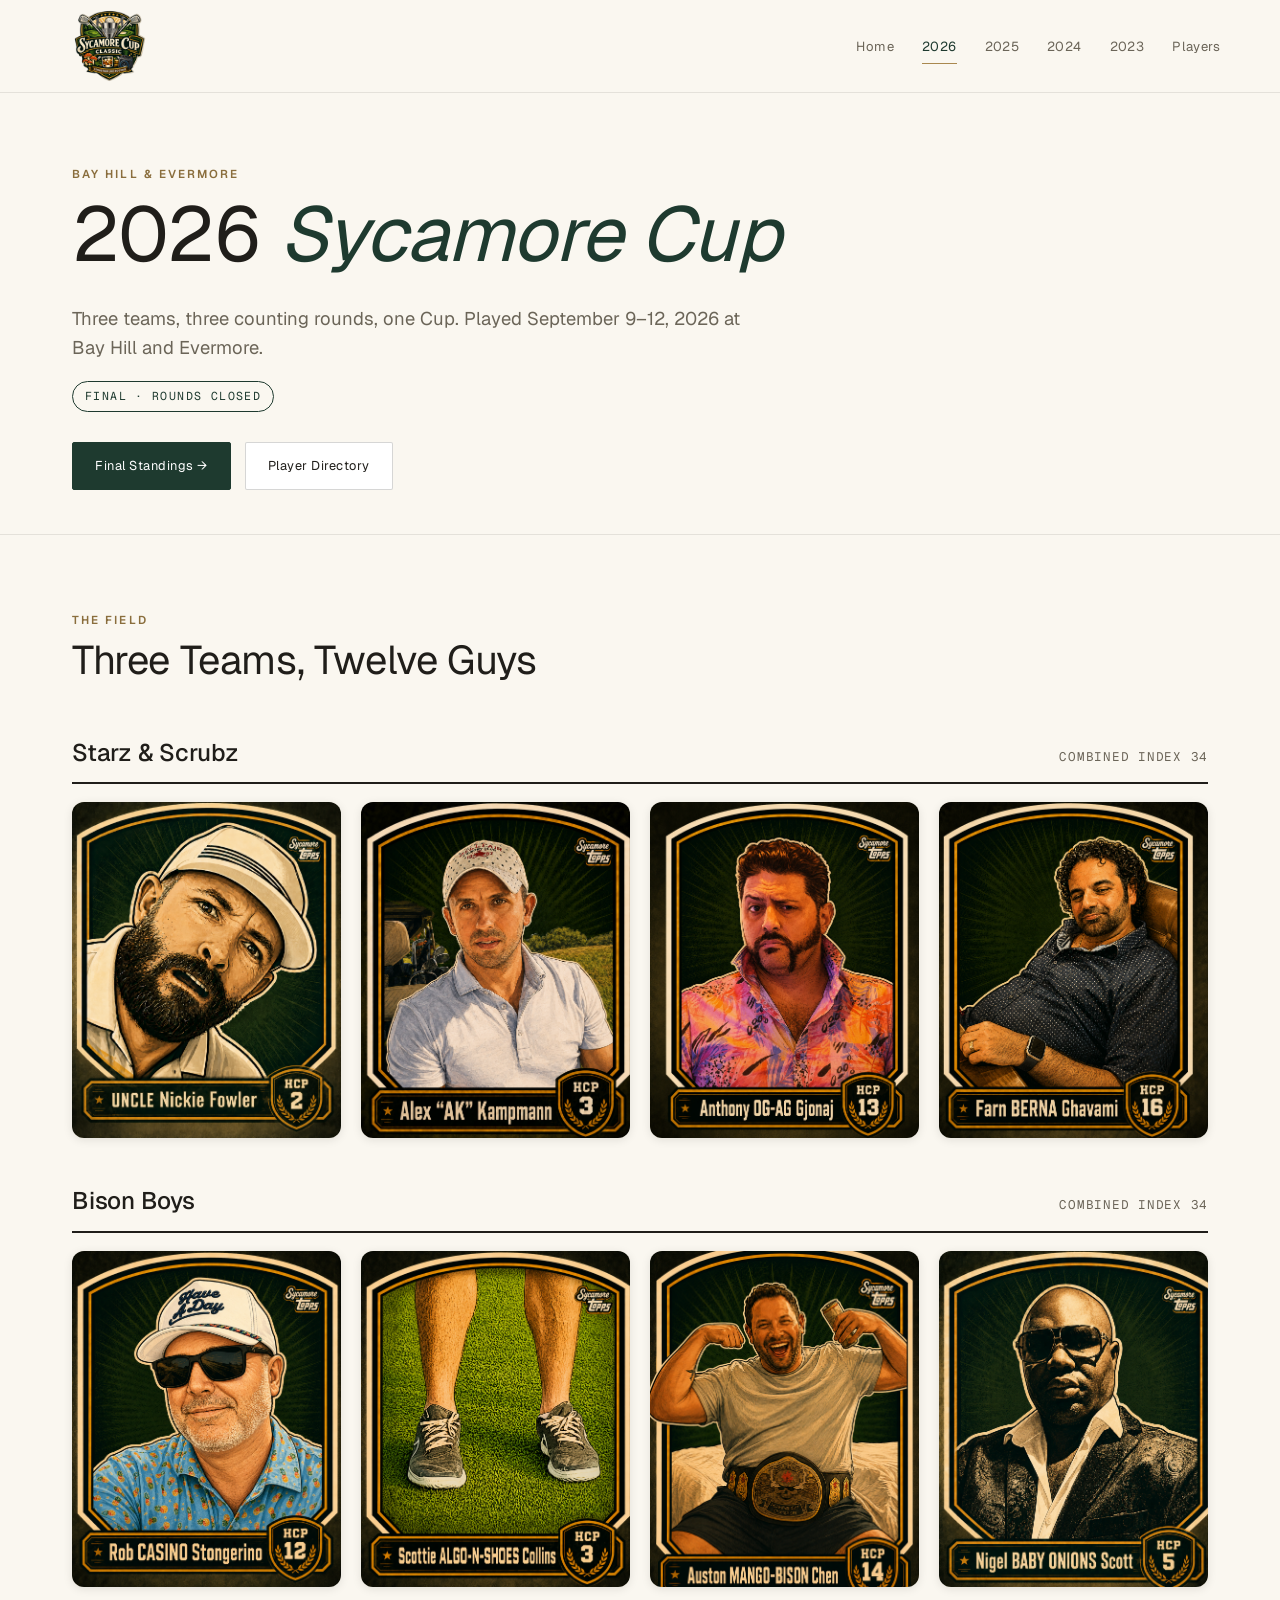
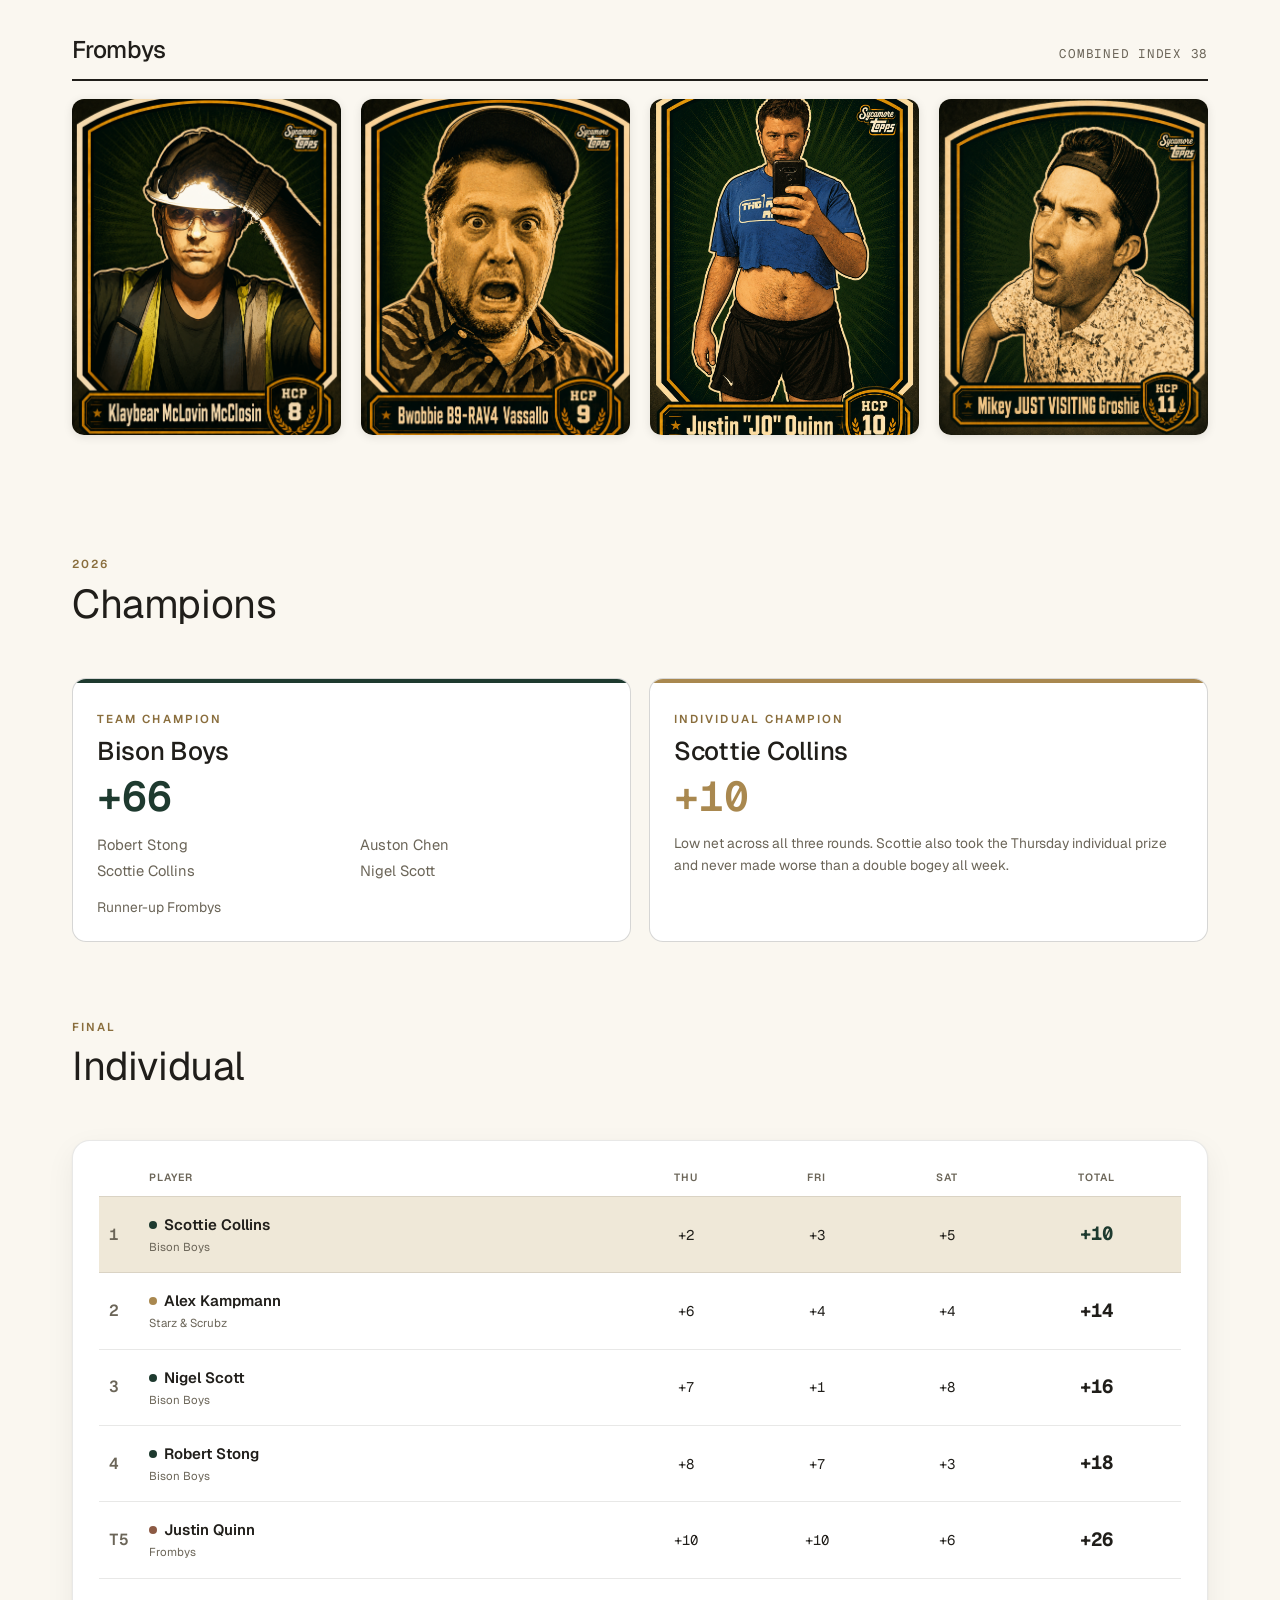
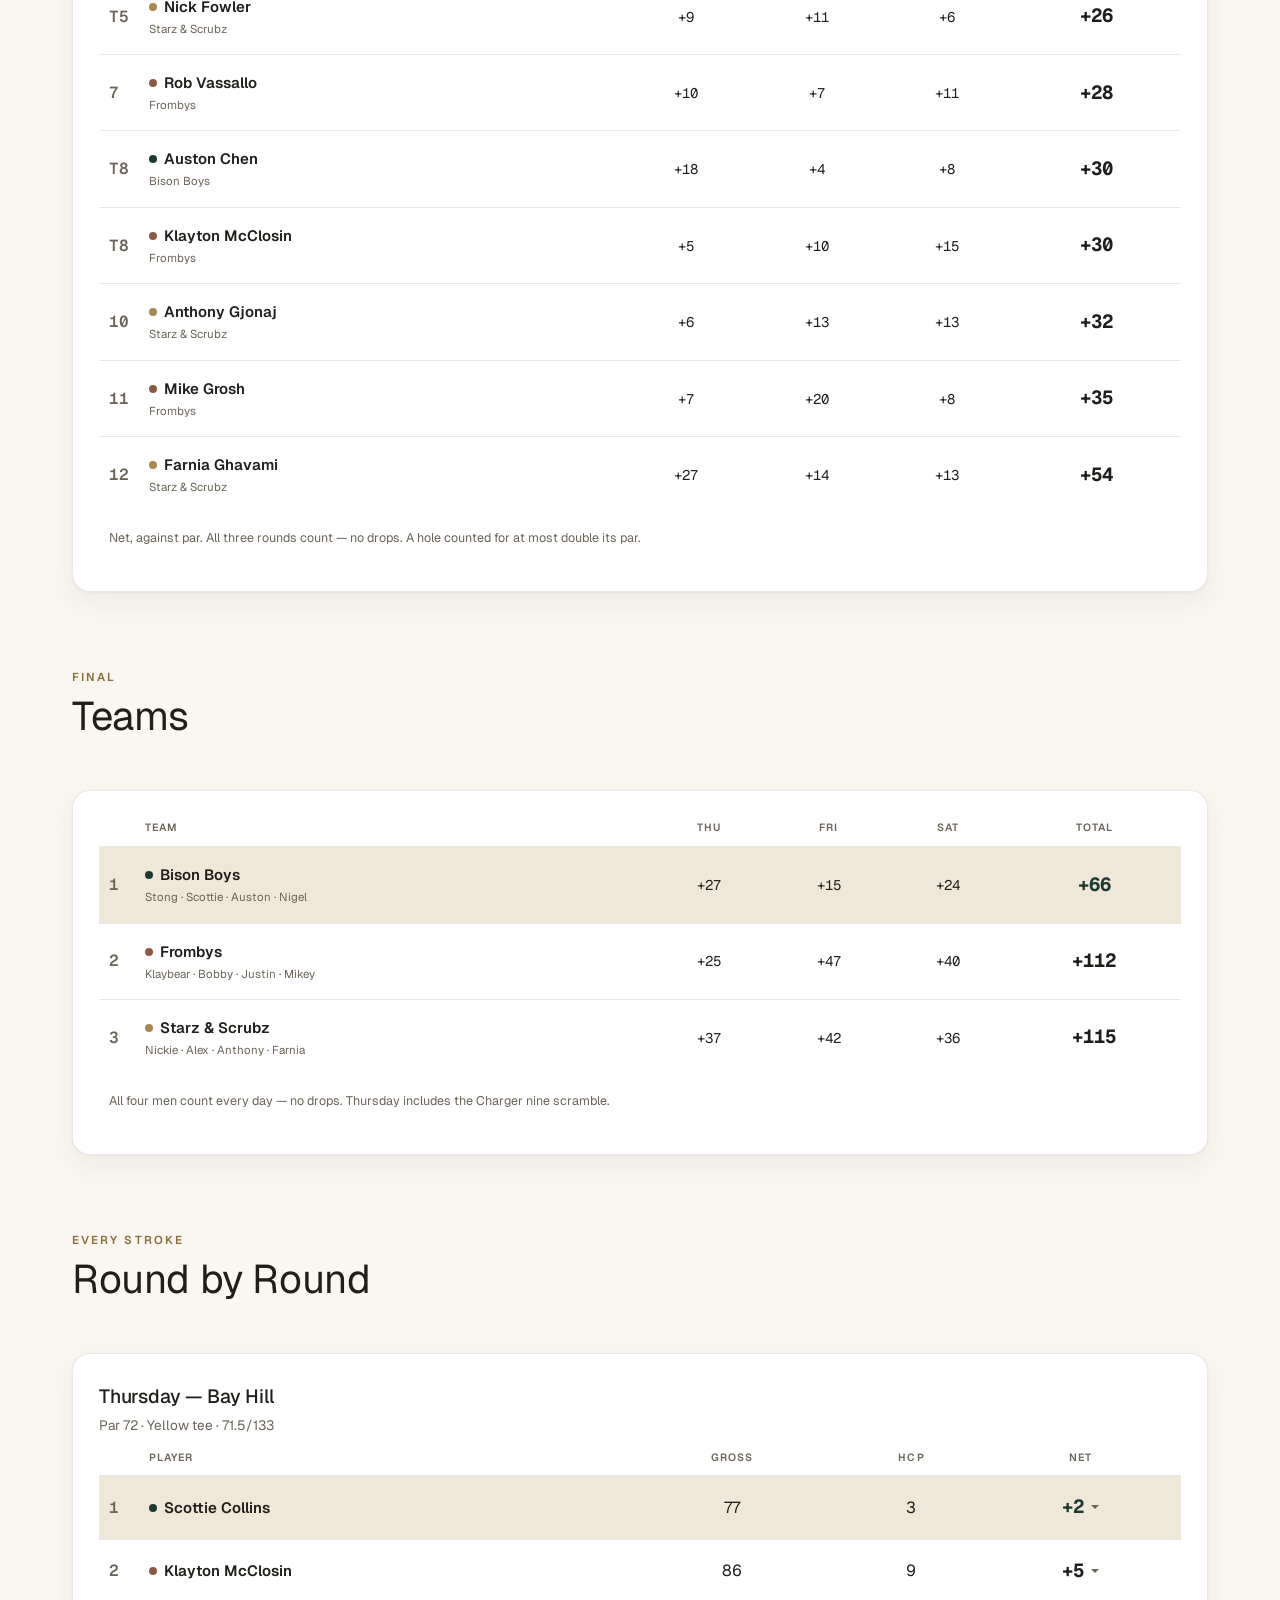
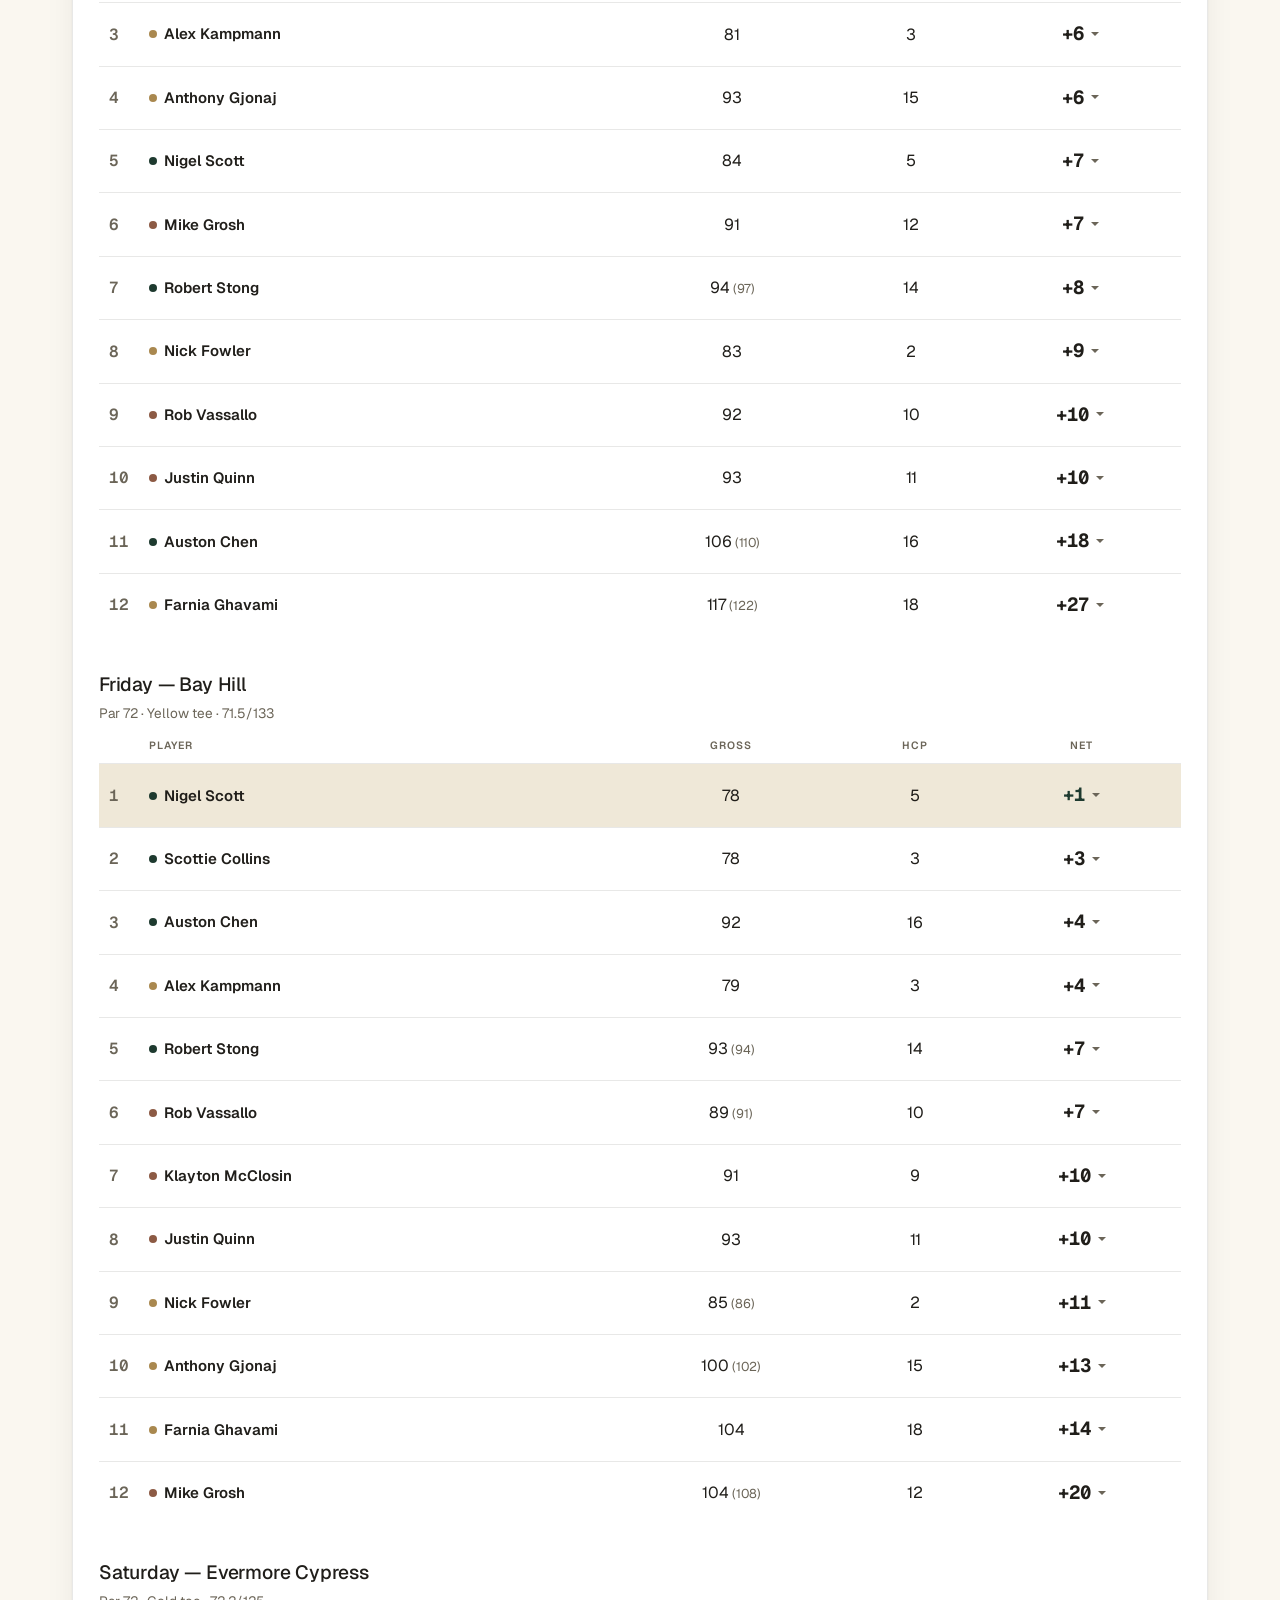
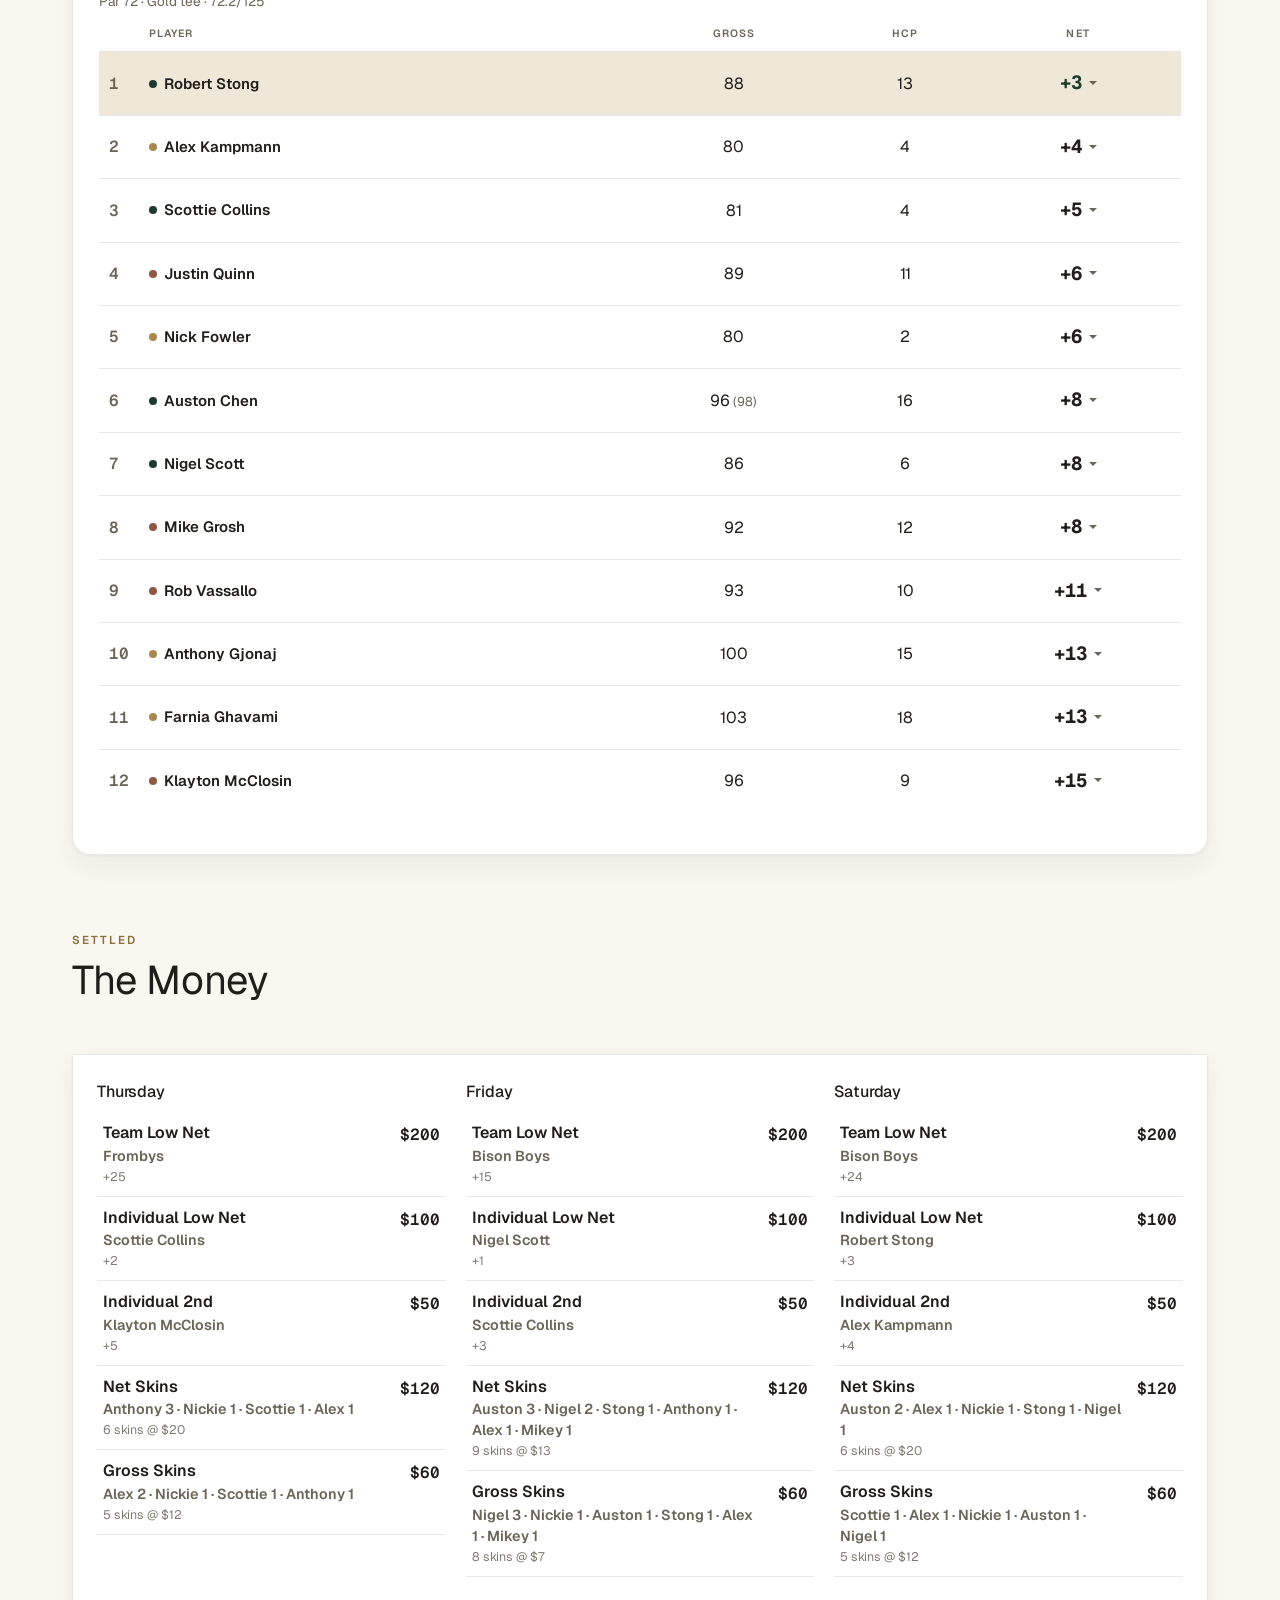
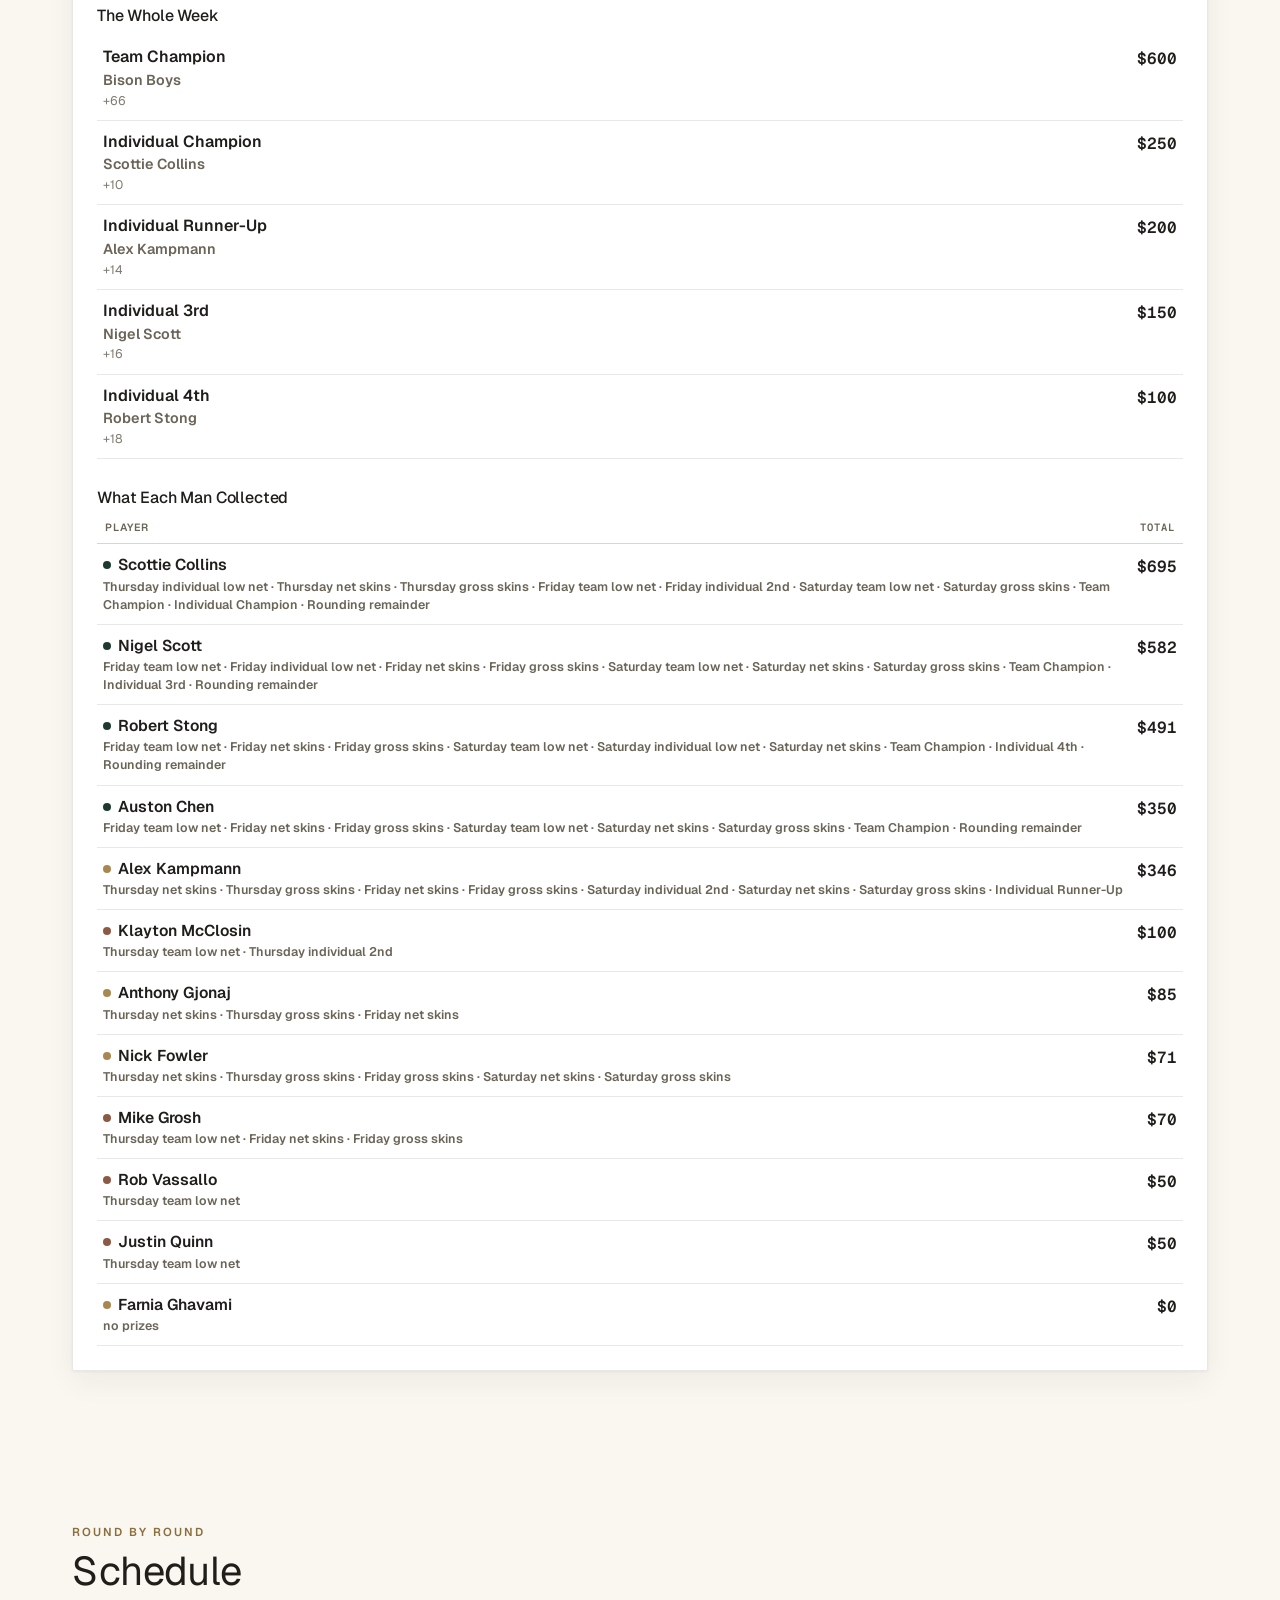
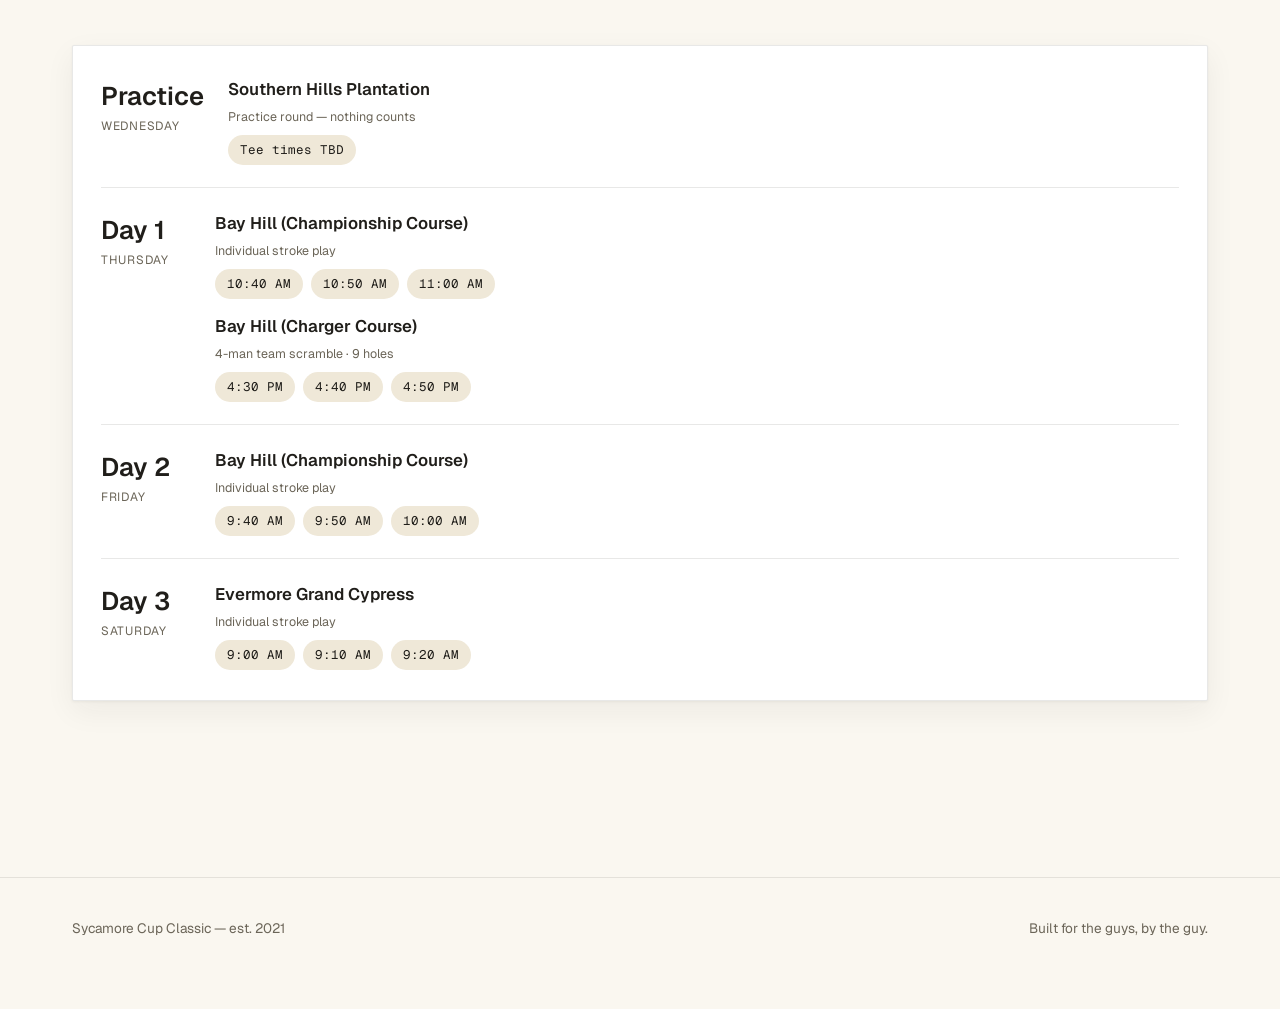
<file: leaderboard.html>
<!DOCTYPE html>
<html lang="en">
<head>
<meta charset="UTF-8">
<meta name="robots" content="noindex, nofollow">
<title>Live Leaderboard &mdash; Sycamore Cup Classic</title>
<script>
  // The 2026 page carries the live leaderboard now — this old standalone board
  // was replaced by it. Anything still pointing here lands on the real one.
  location.replace('years/2026.html#leaderboard');
</script>
</head>
<body><p>Taking you to the live leaderboard&hellip;</p></body>
</html>
</file>
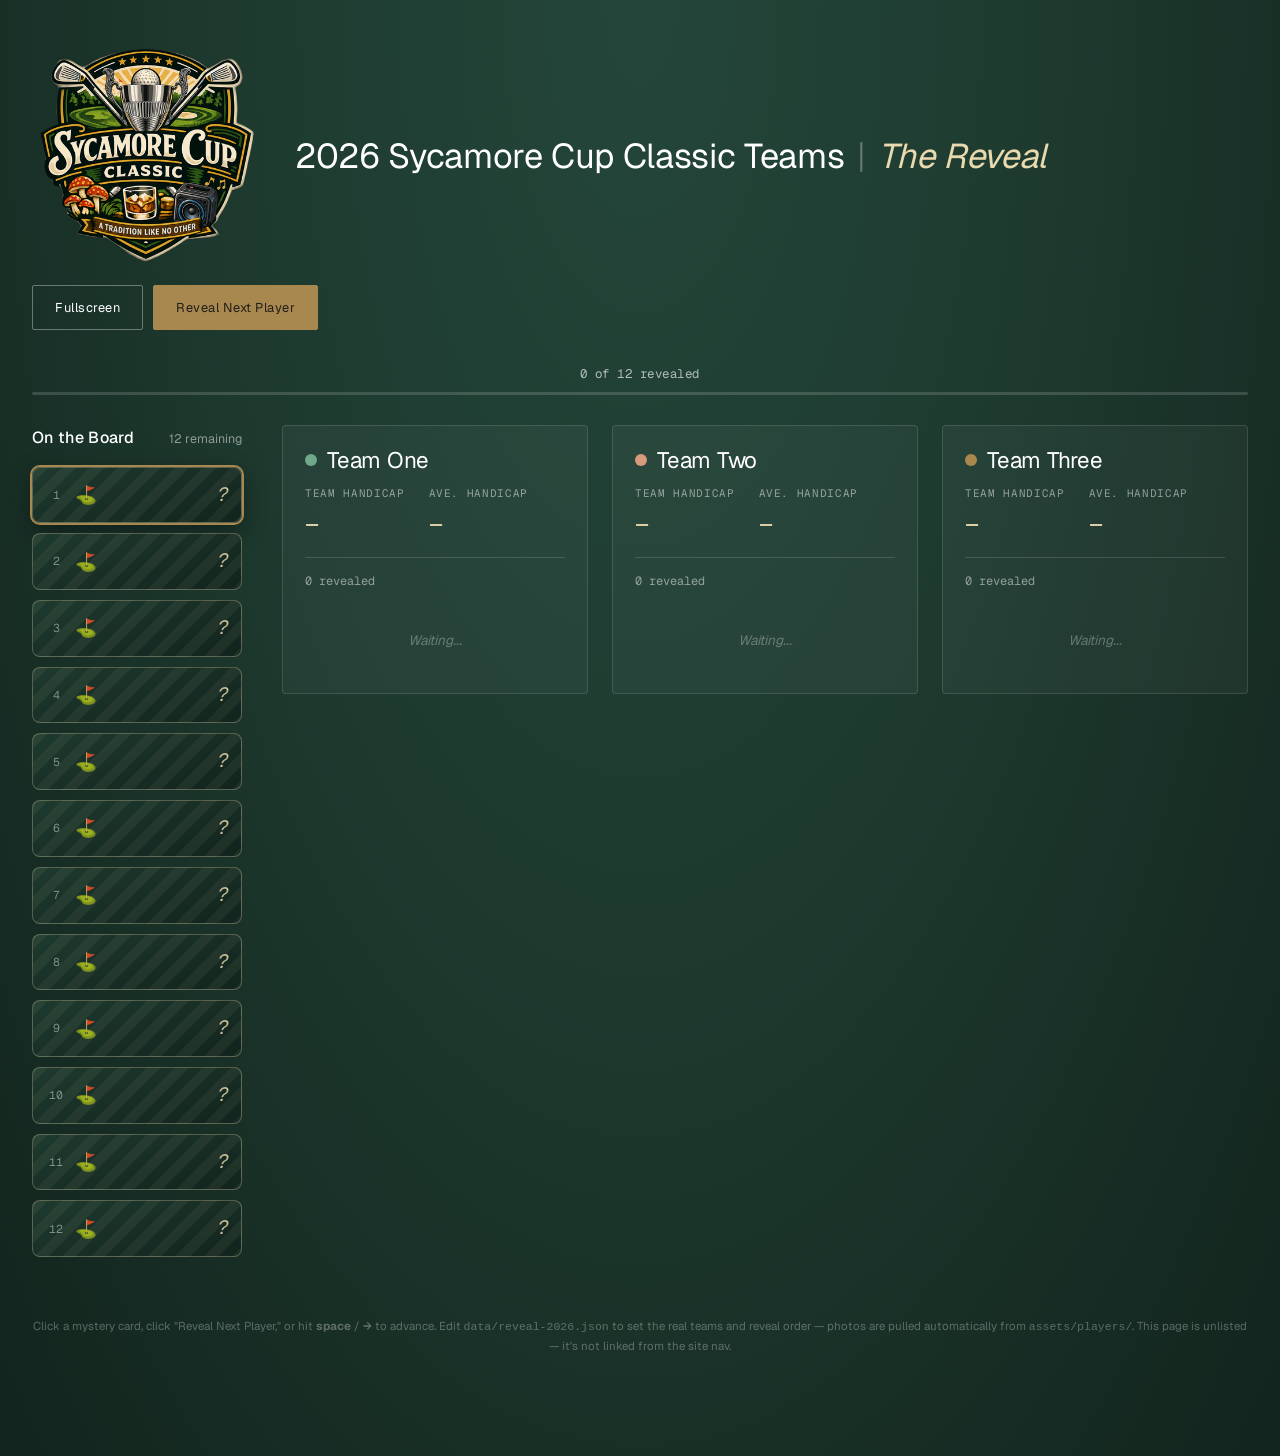
<file: reveal-2026.html>
<!DOCTYPE html>
<html lang="en">
<head>
<meta charset="UTF-8">
<meta name="viewport" content="width=device-width, initial-scale=1.0">
<title>2026 Team Reveal — Sycamore Cup Classic</title>
<meta name="robots" content="noindex, nofollow">
<link rel="preconnect" href="https://fonts.googleapis.com">
<link rel="preconnect" href="https://fonts.gstatic.com" crossorigin>
<link href="https://fonts.googleapis.com/css2?family=Geist:wght@300..700&display=swap" rel="stylesheet">
<link href="https://fonts.googleapis.com/css2?family=Geist+Mono:wght@400..600&display=swap" rel="stylesheet">
<link rel="stylesheet" href="css/style.css">
<link rel="stylesheet" href="css/reveal.css">
</head>
<body class="reveal-body">

<div class="reveal-stage">

  <div class="reveal-topbar">
    <div class="brandmark">
      <img src="assets/logos/sycamore-cup-logo.png" alt="Sycamore Cup Classic">
      <h1 id="event-title">2026 Sycamore Cup Classic Teams <span class="pipe">|</span> <em>The Reveal</em></h1>
    </div>
    <div class="reveal-controls">
      <button class="btn" id="fullscreen-btn" type="button">Fullscreen</button>
      <button class="btn btn-primary" id="reveal-btn" type="button">Reveal Next Player</button>
    </div>
  </div>

  <div class="reveal-progress">
    <span id="progress-label">0 of 0 revealed</span>
    <div class="reveal-progress-bar"><div class="reveal-progress-bar-fill" id="progress-fill" style="width:0%;"></div></div>
  </div>

  <div class="reveal-main">
    <aside class="reveal-pool-col">
      <div class="reveal-pool-head">
        <h3>On the Board</h3>
        <span class="muted" style="color:rgba(255,255,255,0.5); font-size:0.78rem;" id="pool-count"></span>
      </div>
      <div class="reveal-pool" id="reveal-pool"></div>
    </aside>

    <div class="reveal-teams" id="reveal-teams">
      <!-- team sections rendered by JS, stacked top to bottom -->
    </div>
  </div>

  <div class="reveal-complete" id="reveal-complete">
    <h2>🏆 The 2026 teams are set.</h2>
    <p>Good luck out there.</p>
  </div>

  <p class="reveal-footer-note">
    Click a mystery card, click "Reveal Next Player," or hit <strong>space</strong> / <strong>→</strong> to advance.
    Edit <code>data/reveal-2026.json</code> to set the real teams and reveal order — photos are pulled automatically from <code>assets/players/</code>. This page is unlisted — it's not linked from the site nav.
  </p>

</div>

<script src="js/reveal-2026.js"></script>
</body>
</html>
</file>
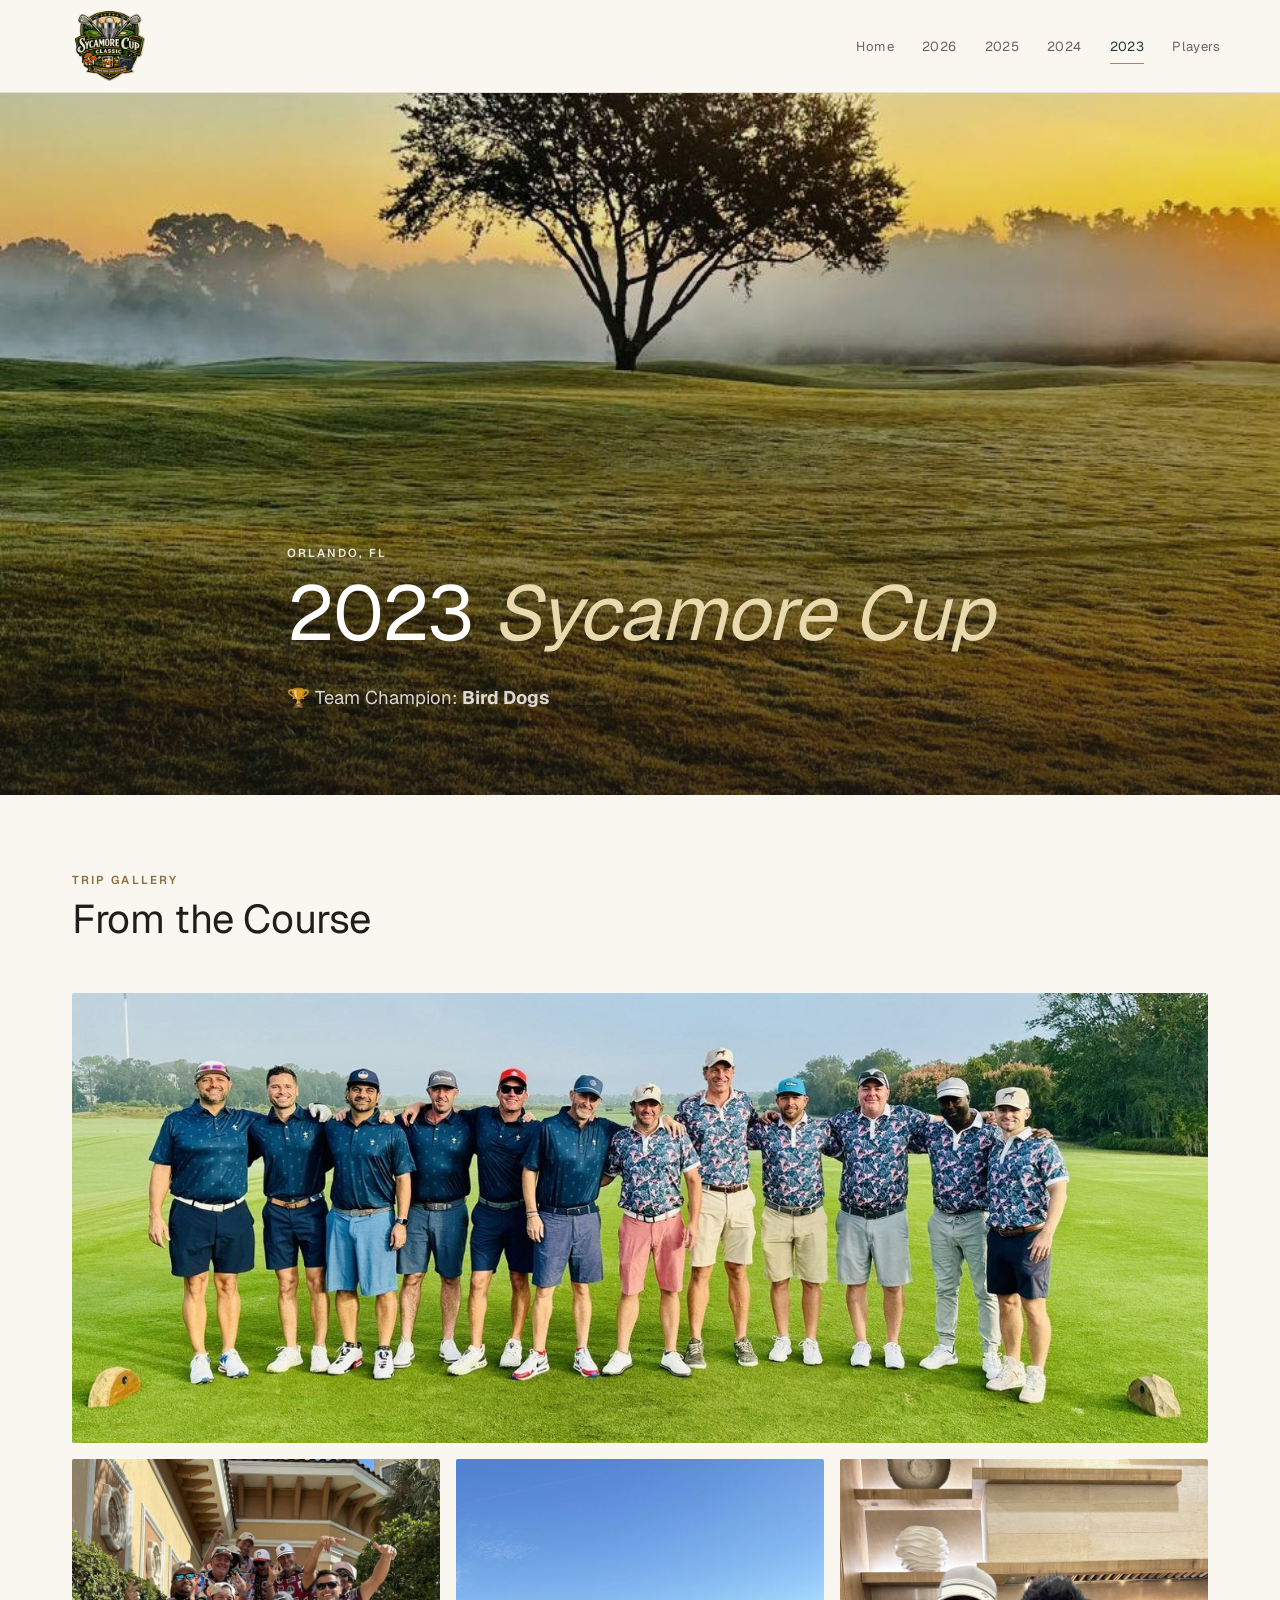
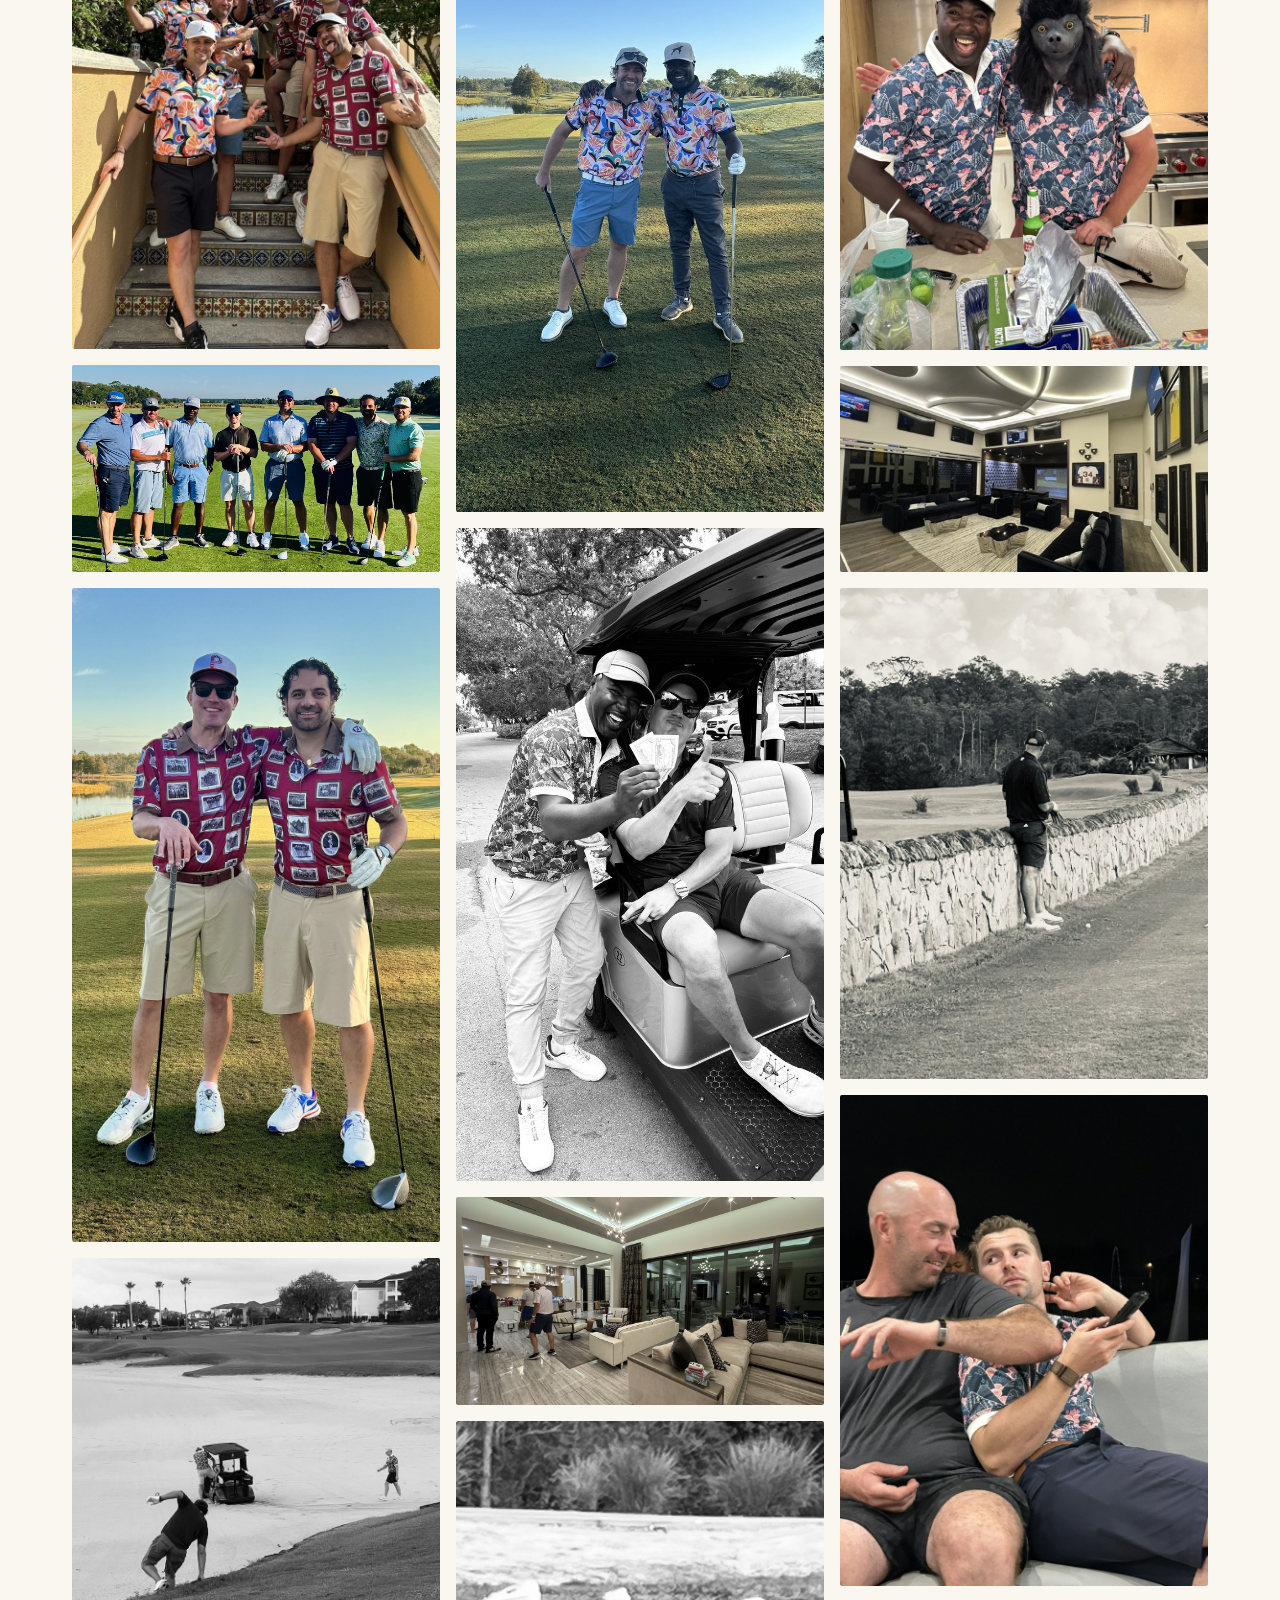
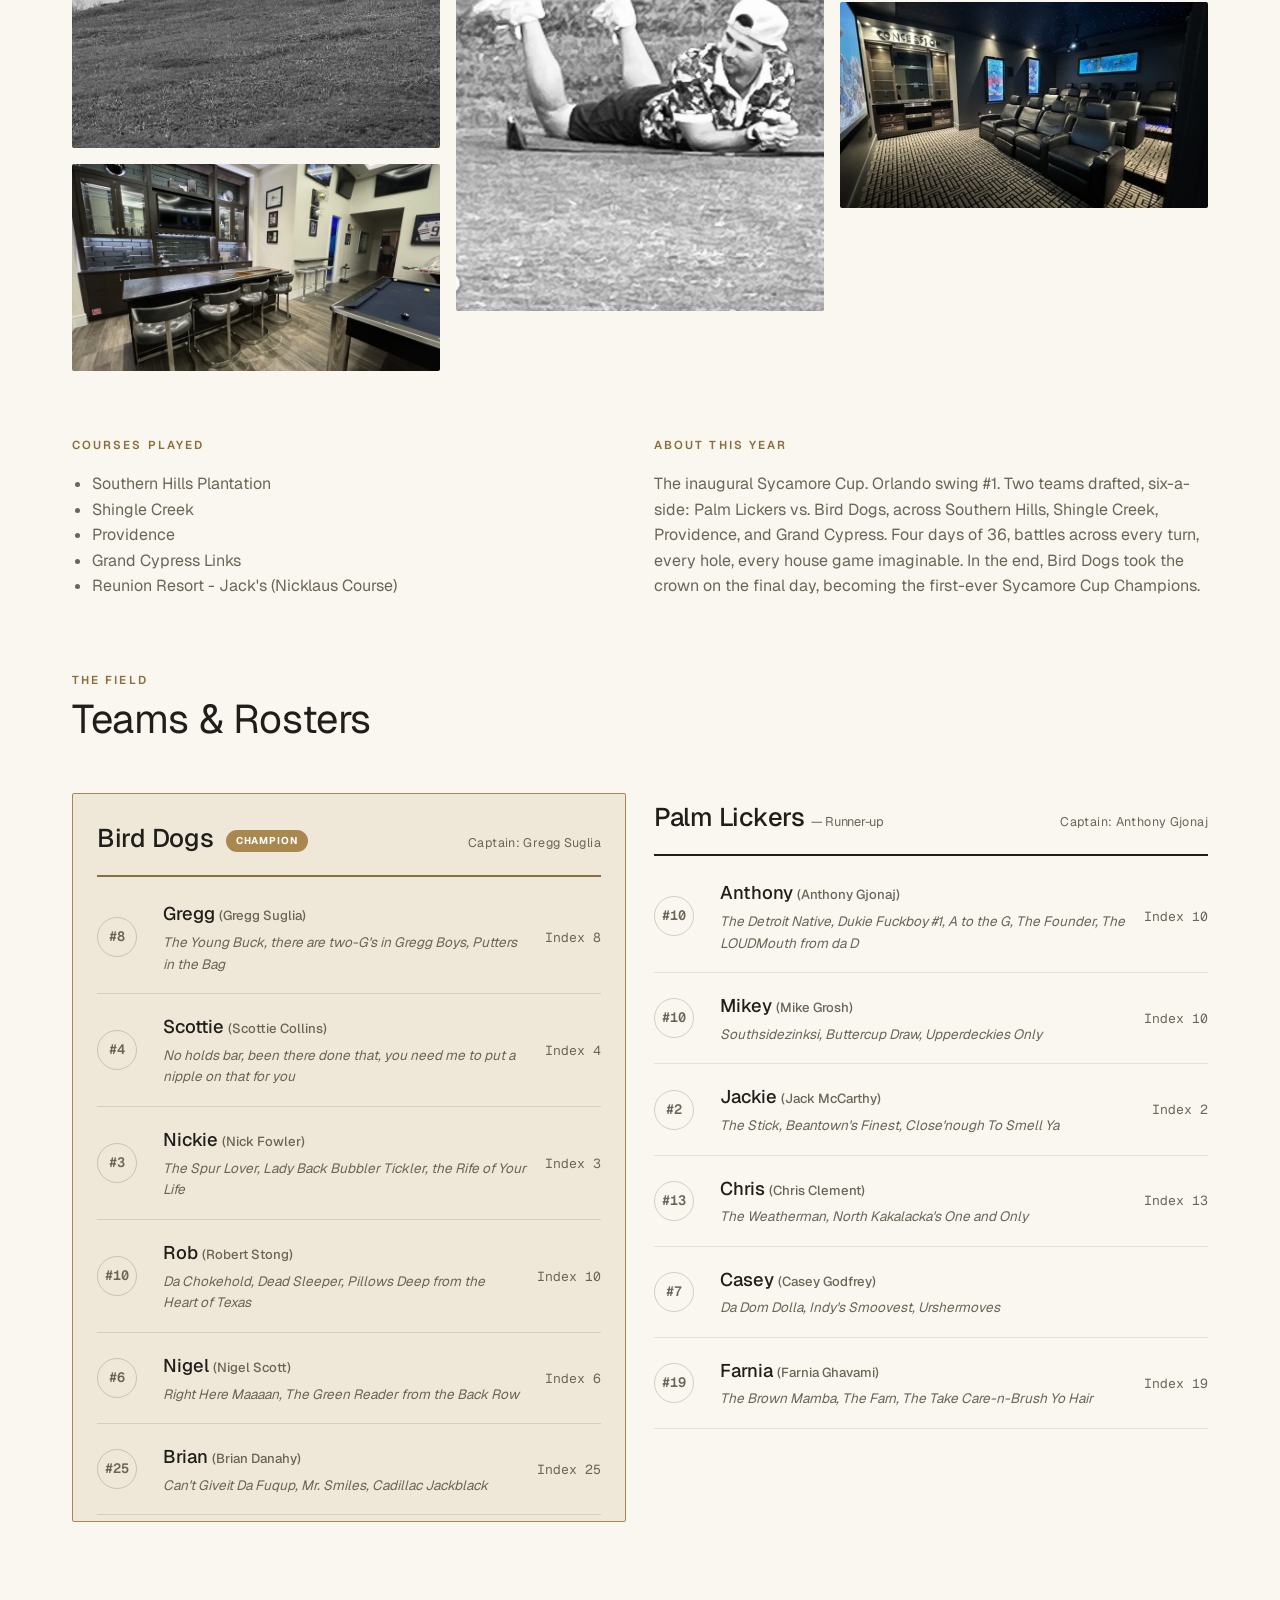
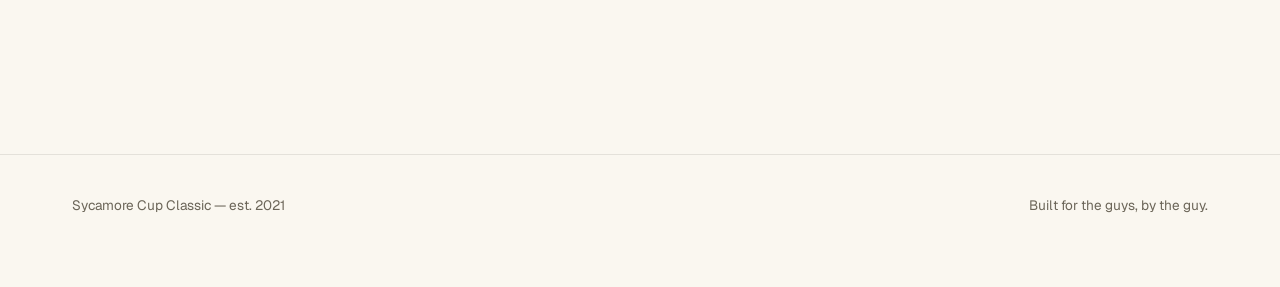
<file: years/2023.html>
<!DOCTYPE html>
<html lang="en">
<head>
<meta charset="UTF-8">
<meta name="viewport" content="width=device-width, initial-scale=1.0">
<meta name="robots" content="noindex, nofollow">
<title>2023 — Sycamore Cup Classic</title>
<link rel="preconnect" href="https://fonts.gstatic.com" crossorigin>
<link href="https://fonts.googleapis.com/css2?family=Geist:wght@300..700&display=swap" rel="stylesheet">
<link href="https://fonts.googleapis.com/css2?family=Geist+Mono:wght@400..600&display=swap" rel="stylesheet">
<link rel="stylesheet" href="../css/style.css">
<link rel="stylesheet" href="../css/cards.css">
</head>
<body>
<header class="site-header" id="site-header"></header>

<section class="hero-photo" id="year-hero">
  <div class="wrap">
    <p class="eyebrow" id="year-loc"></p>
    <h1 id="year-title">2023</h1>
    <p class="lead" id="year-champ" style="margin-top:6px;"></p>
  </div>
</section>

<section class="section" id="year-content">
  <div class="wrap">
    <div class="section-head">
      <div><span class="eyebrow">Trip Gallery</span><h2>From the Course</h2></div>
    </div>
    <div class="gallery" id="year-gallery" style="margin-bottom:60px;"></div>

    <div class="grid grid-2" style="align-items:start; margin-bottom:56px;">
      <div>
        <span class="eyebrow">Courses Played</span>
        <ul id="year-courses" style="padding-left:20px; color:var(--ink-soft); margin-top:14px;"></ul>
      </div>
      <div>
        <span class="eyebrow">About This Year</span>
        <p class="muted" style="margin-top:14px;" id="year-about"></p>
      </div>
    </div>

    <div class="section-head"><div><span class="eyebrow">The Field</span><h2>Teams &amp; Rosters</h2></div></div>
    <div id="year-teams"></div>

    <div id="year-schedule" style="display:none; margin-top:56px;"></div>
  </div>
</section>

<footer class="site-footer" id="site-footer"></footer>

<script src="../js/app.js"></script>
<script src="../js/year.js"></script>
<script>
  initShell('2023');
  renderYearPage(2023);
</script>
<script type="module" src="../js/player-card.js"></script>
</body>
</html>
</file>
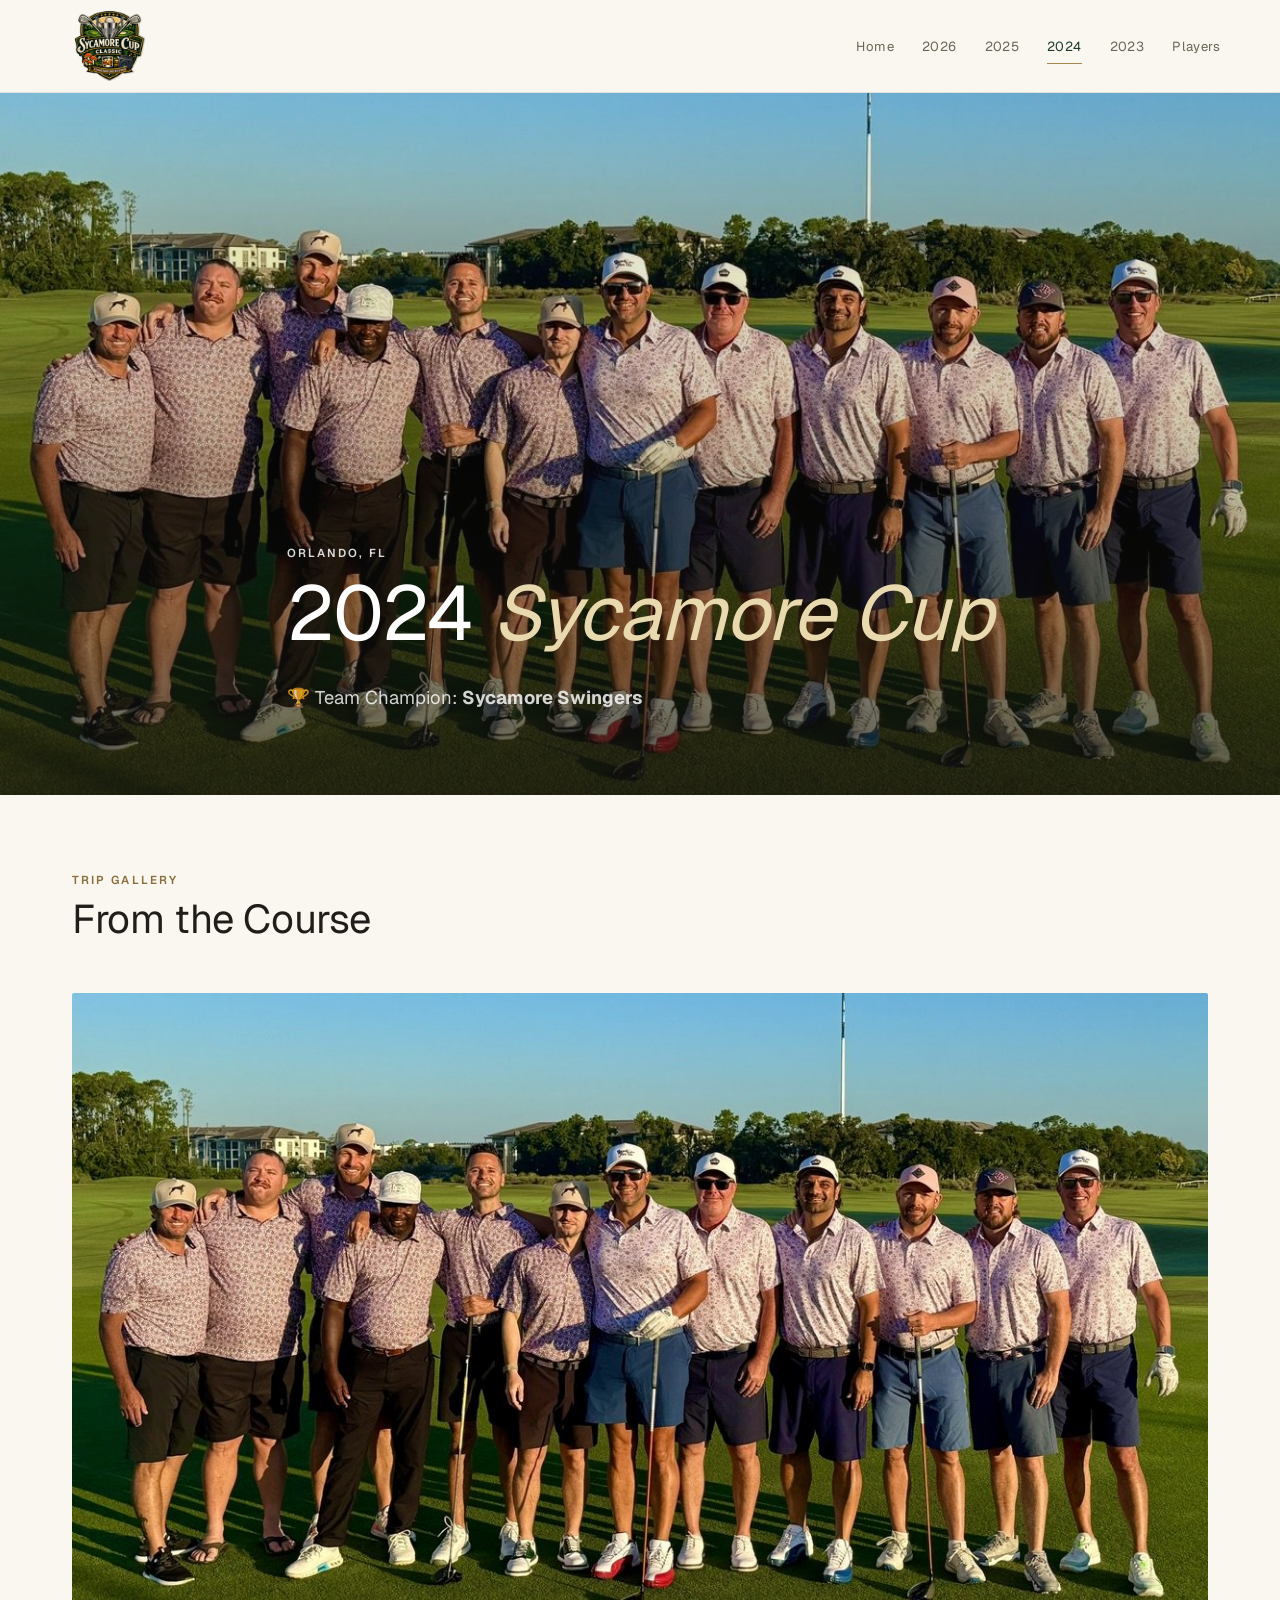
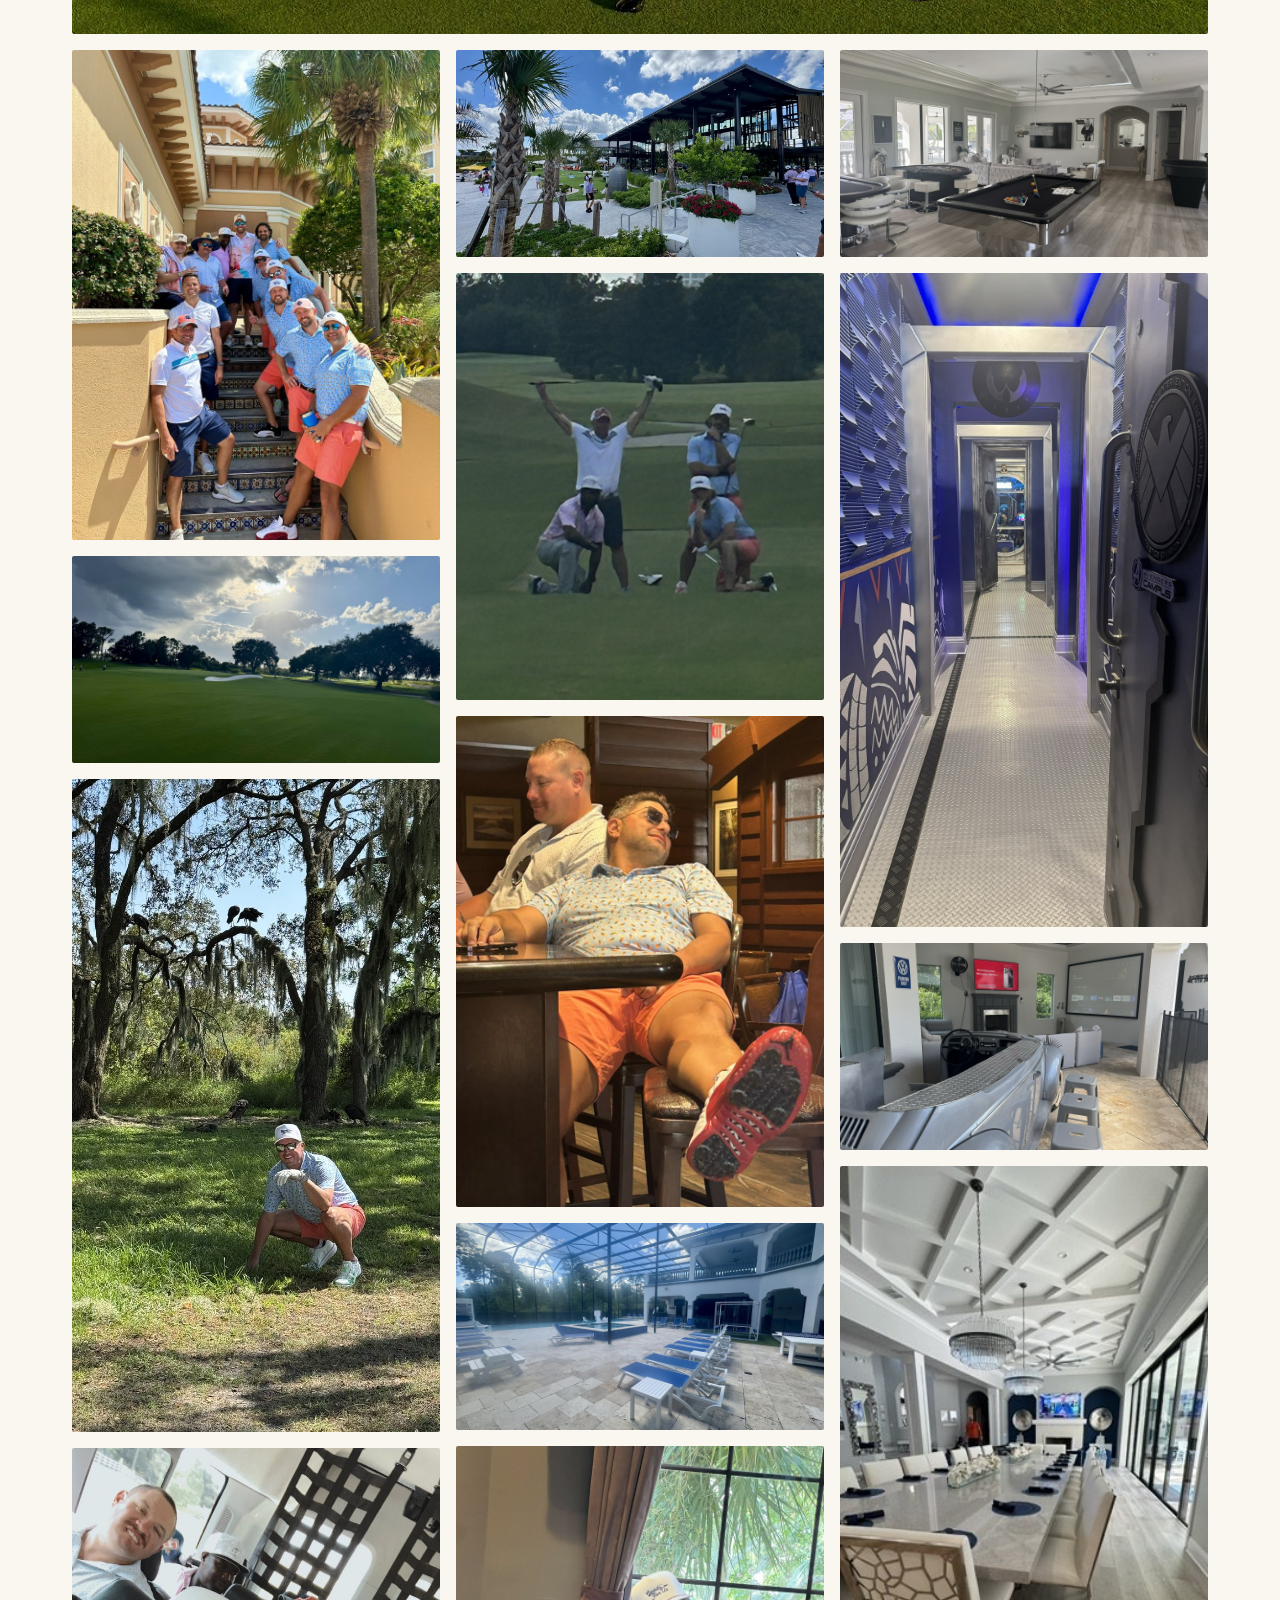
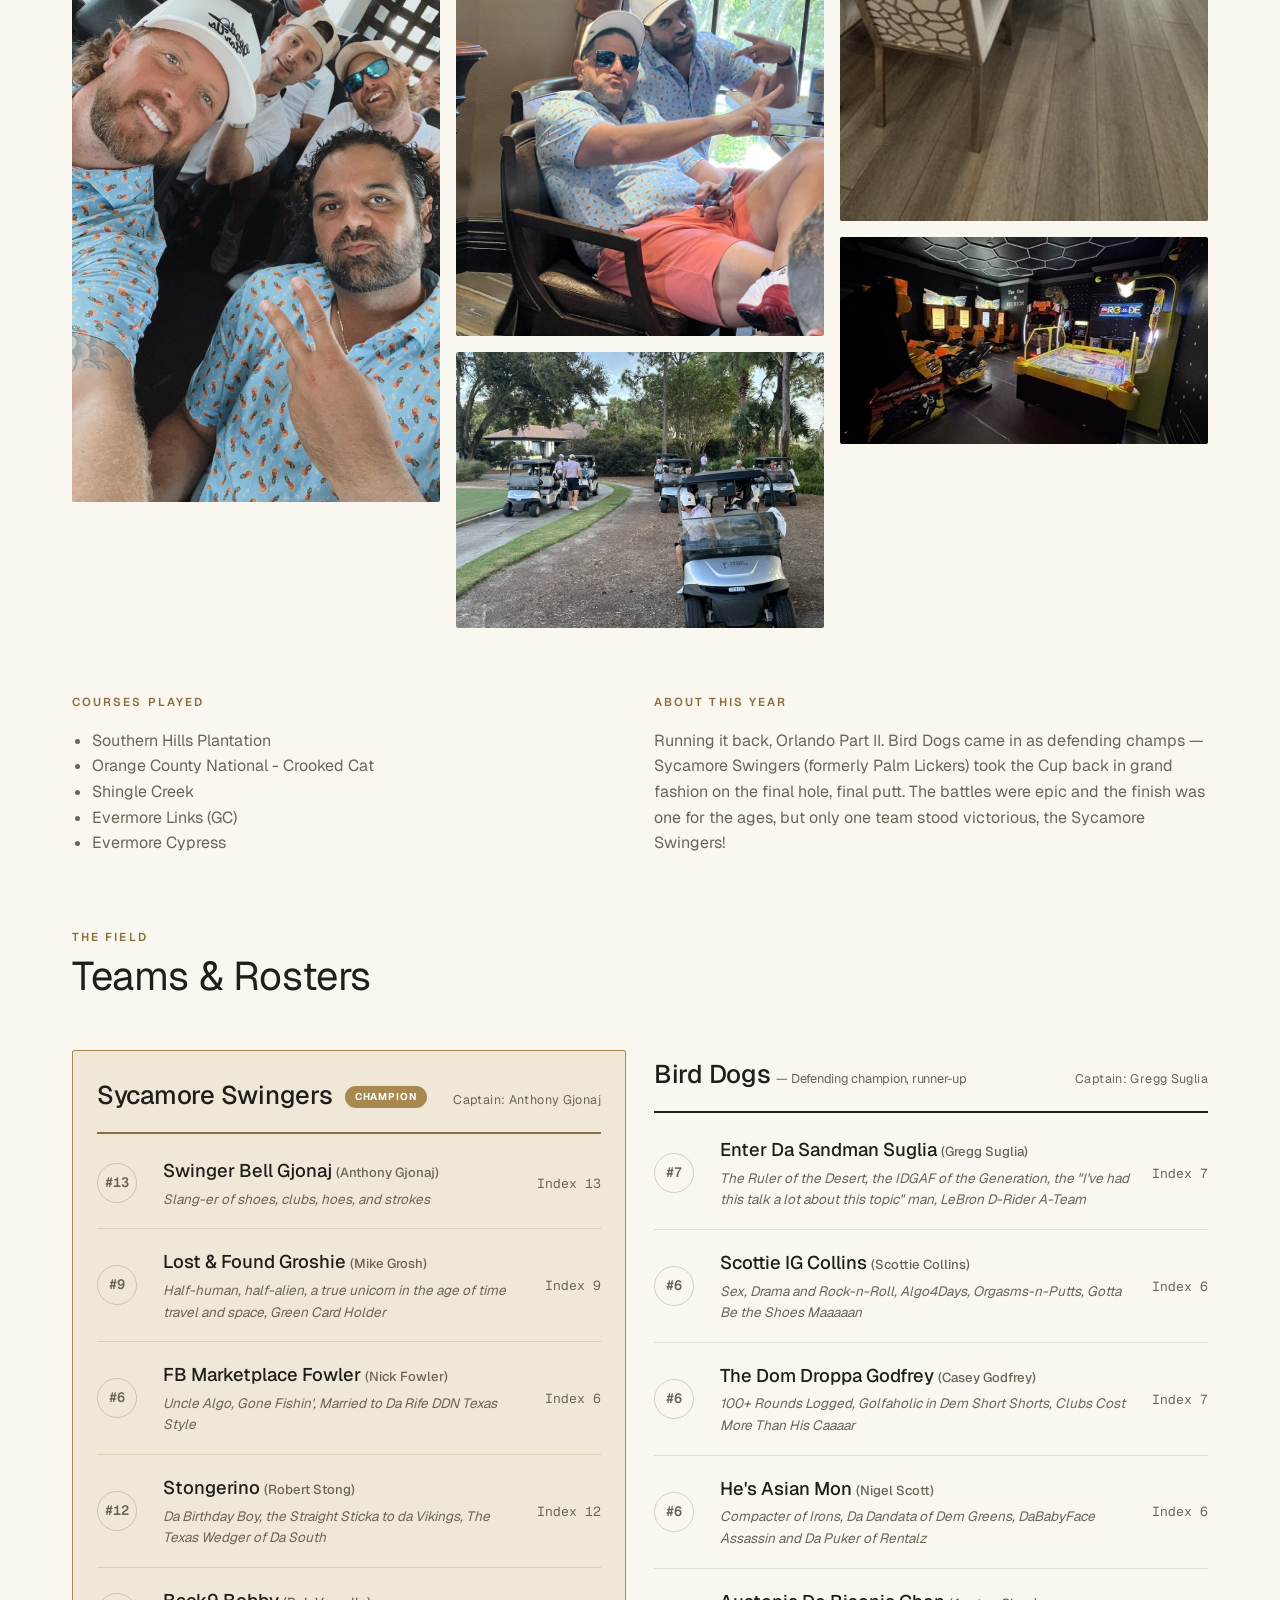
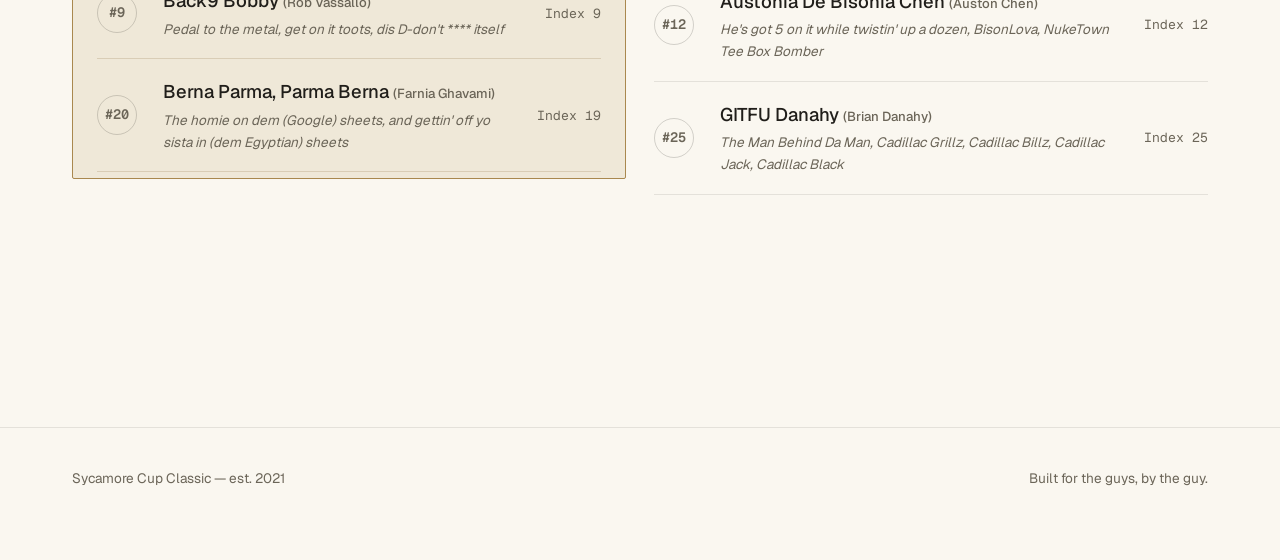
<file: years/2024.html>
<!DOCTYPE html>
<html lang="en">
<head>
<meta charset="UTF-8">
<meta name="viewport" content="width=device-width, initial-scale=1.0">
<meta name="robots" content="noindex, nofollow">
<title>2024 — Sycamore Cup Classic</title>
<link rel="preconnect" href="https://fonts.gstatic.com" crossorigin>
<link href="https://fonts.googleapis.com/css2?family=Geist:wght@300..700&display=swap" rel="stylesheet">
<link href="https://fonts.googleapis.com/css2?family=Geist+Mono:wght@400..600&display=swap" rel="stylesheet">
<link rel="stylesheet" href="../css/style.css">
<link rel="stylesheet" href="../css/cards.css">
</head>
<body>
<header class="site-header" id="site-header"></header>

<section class="hero-photo" id="year-hero">
  <div class="wrap">
    <p class="eyebrow" id="year-loc"></p>
    <h1 id="year-title">2024</h1>
    <p class="lead" id="year-champ" style="margin-top:6px;"></p>
  </div>
</section>

<section class="section" id="year-content">
  <div class="wrap">
    <div class="section-head">
      <div><span class="eyebrow">Trip Gallery</span><h2>From the Course</h2></div>
    </div>
    <div class="gallery" id="year-gallery" style="margin-bottom:60px;"></div>

    <div class="grid grid-2" style="align-items:start; margin-bottom:56px;">
      <div>
        <span class="eyebrow">Courses Played</span>
        <ul id="year-courses" style="padding-left:20px; color:var(--ink-soft); margin-top:14px;"></ul>
      </div>
      <div>
        <span class="eyebrow">About This Year</span>
        <p class="muted" style="margin-top:14px;" id="year-about"></p>
      </div>
    </div>

    <div class="section-head"><div><span class="eyebrow">The Field</span><h2>Teams &amp; Rosters</h2></div></div>
    <div id="year-teams"></div>

    <div id="year-schedule" style="display:none; margin-top:56px;"></div>
  </div>
</section>

<footer class="site-footer" id="site-footer"></footer>

<script src="../js/app.js"></script>
<script src="../js/year.js"></script>
<script>
  initShell('2024');
  renderYearPage(2024);
</script>
<script type="module" src="../js/player-card.js"></script>
</body>
</html>
</file>
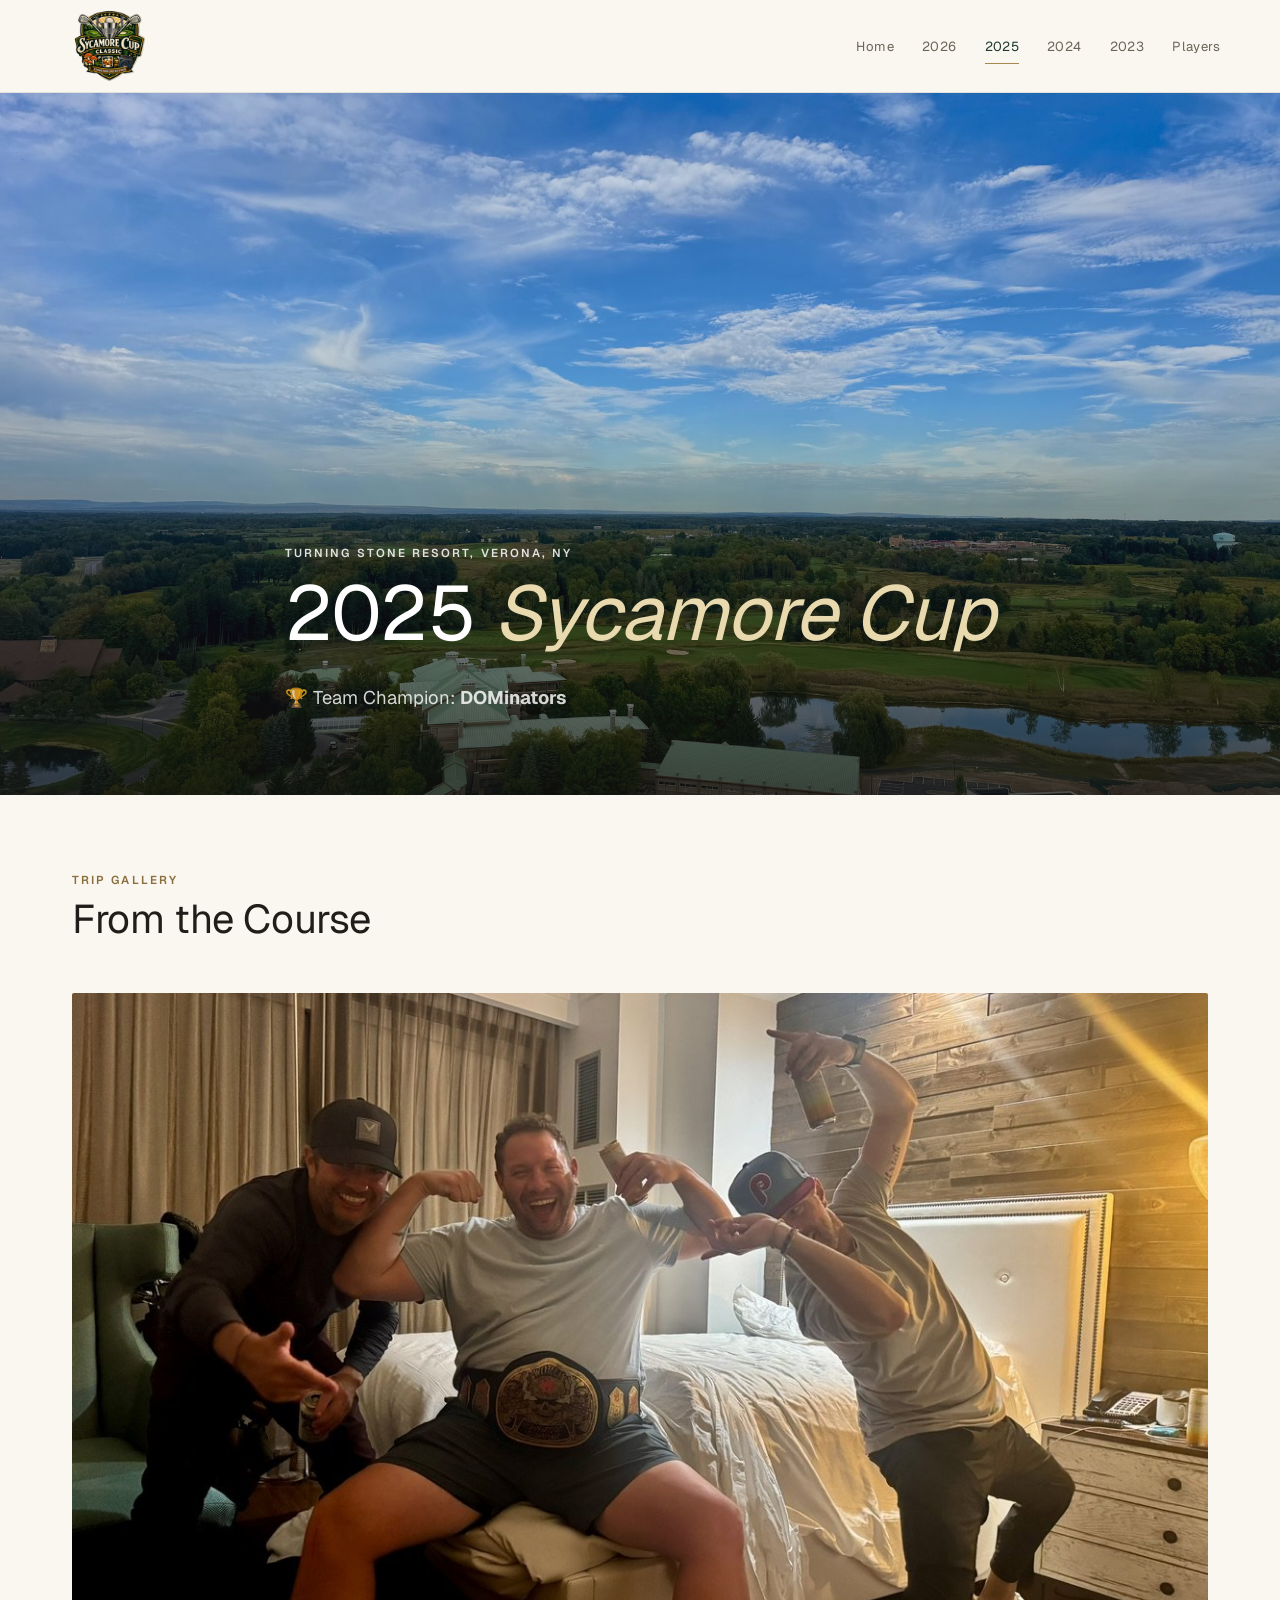
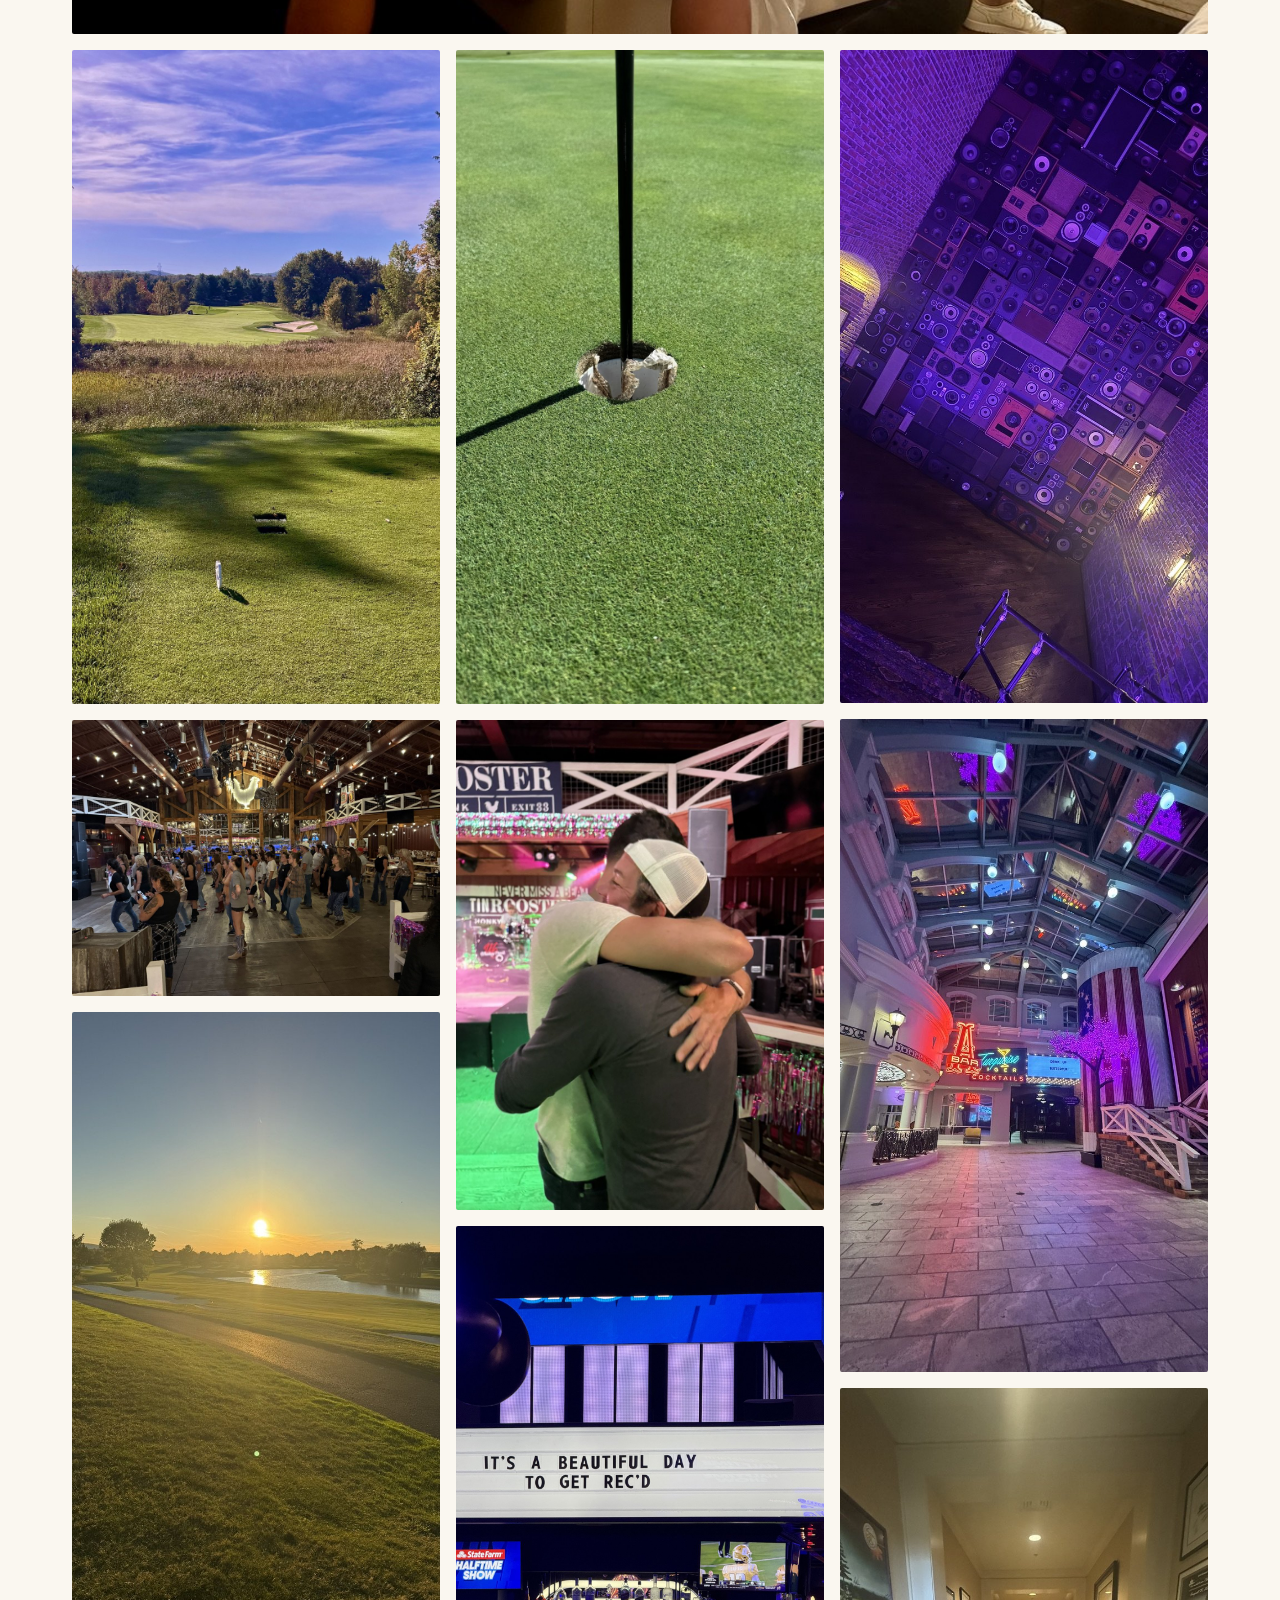
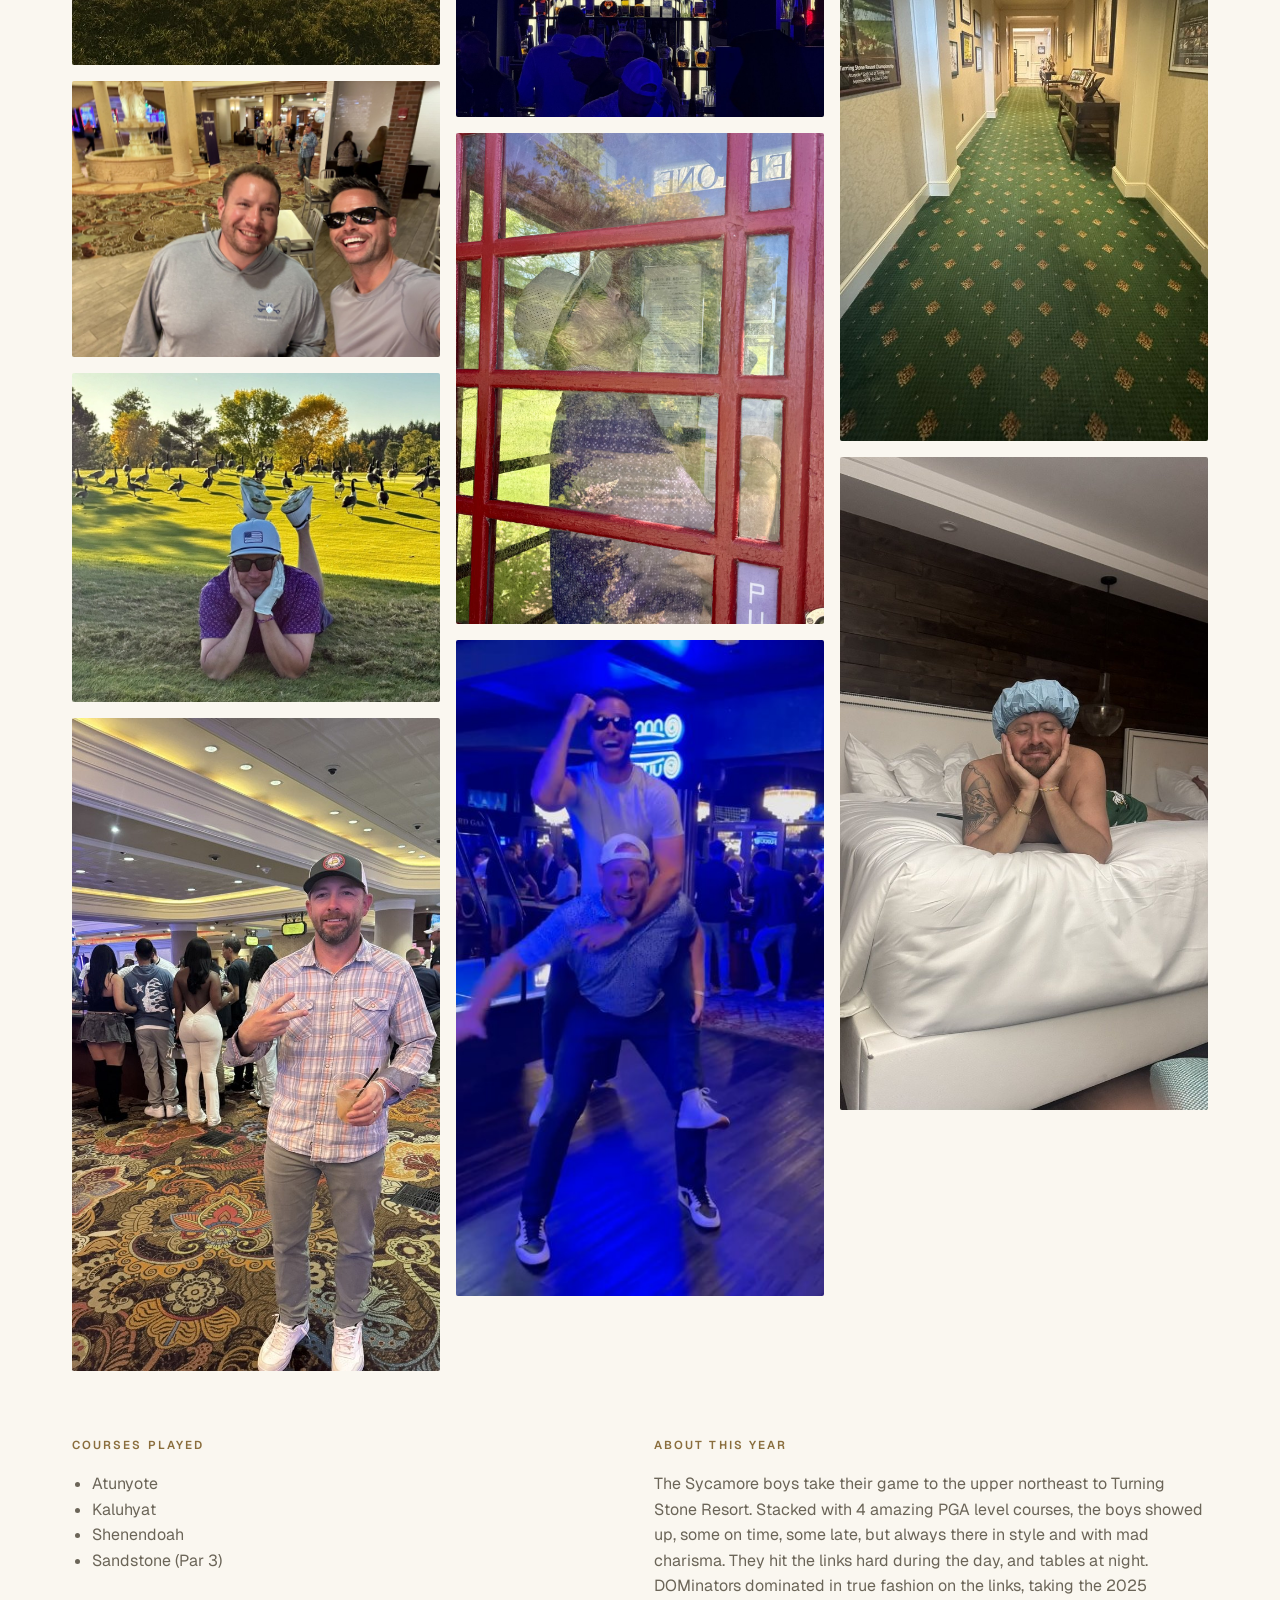
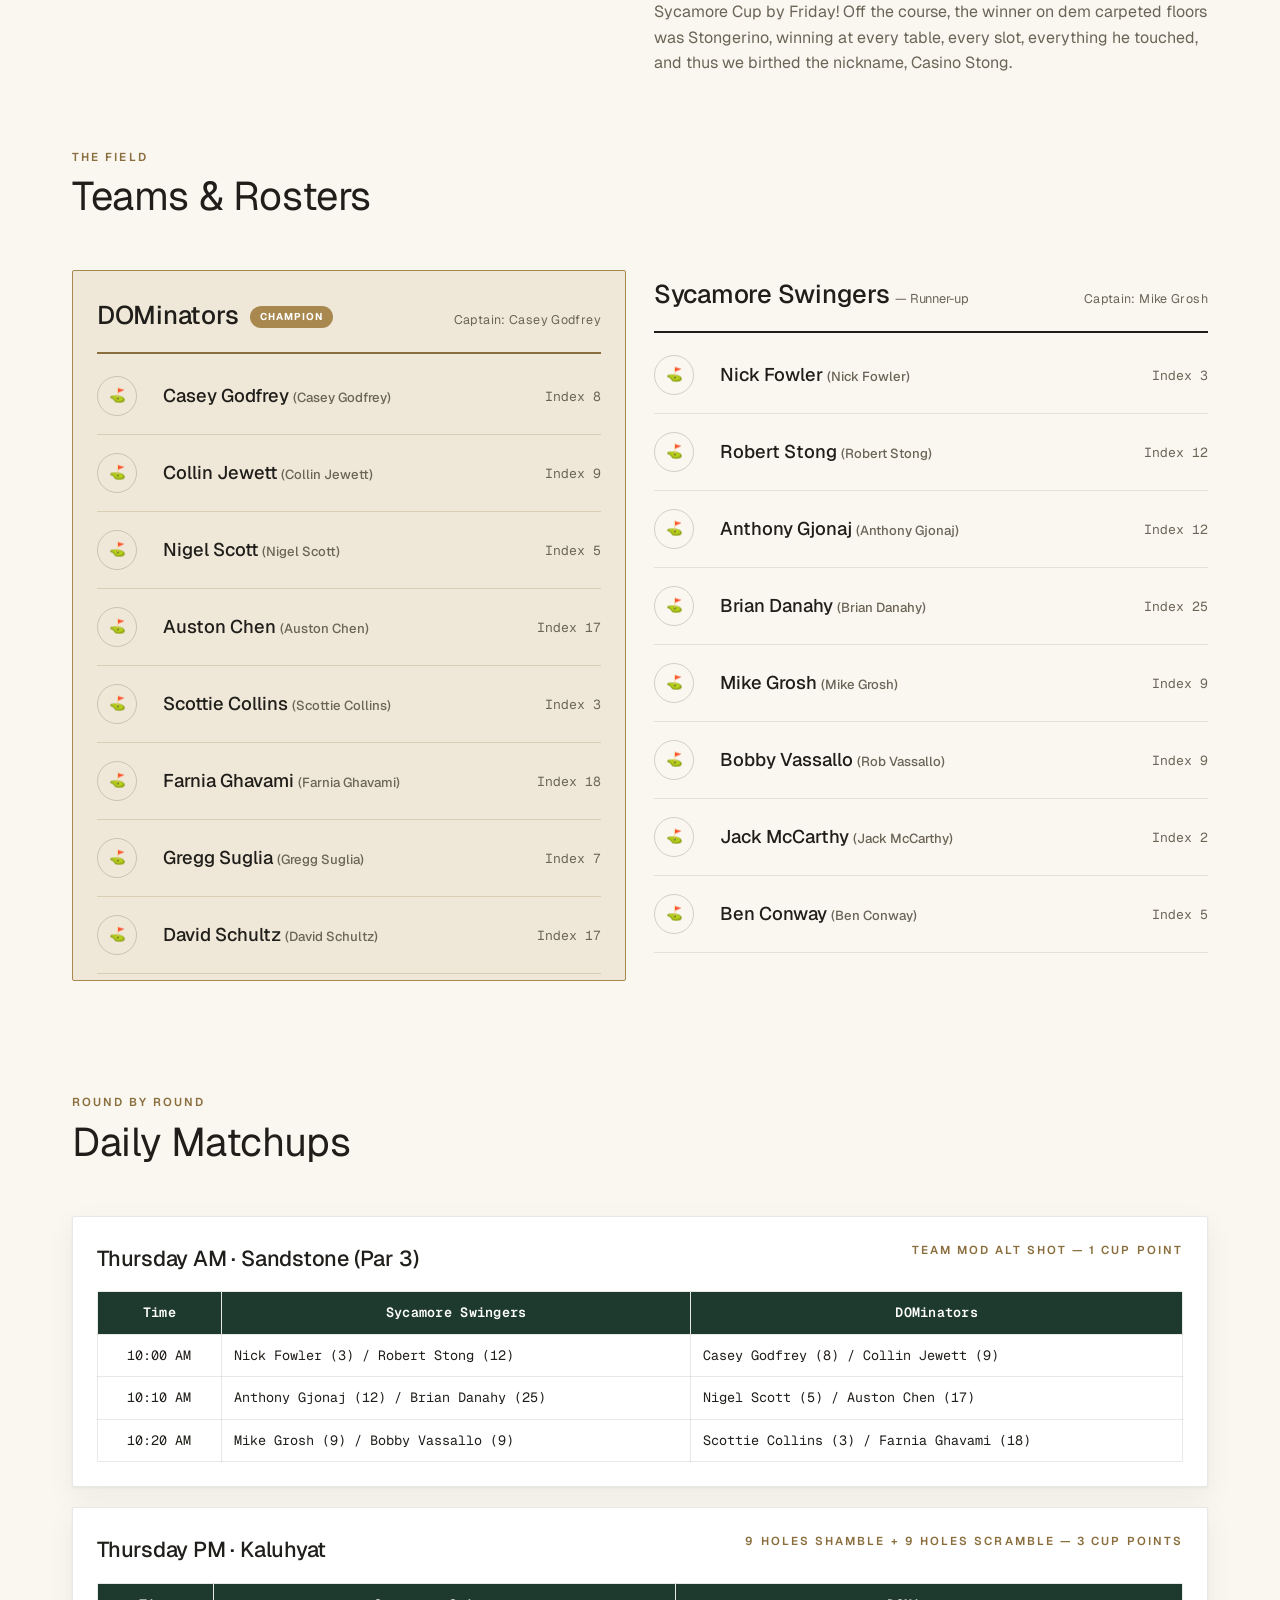
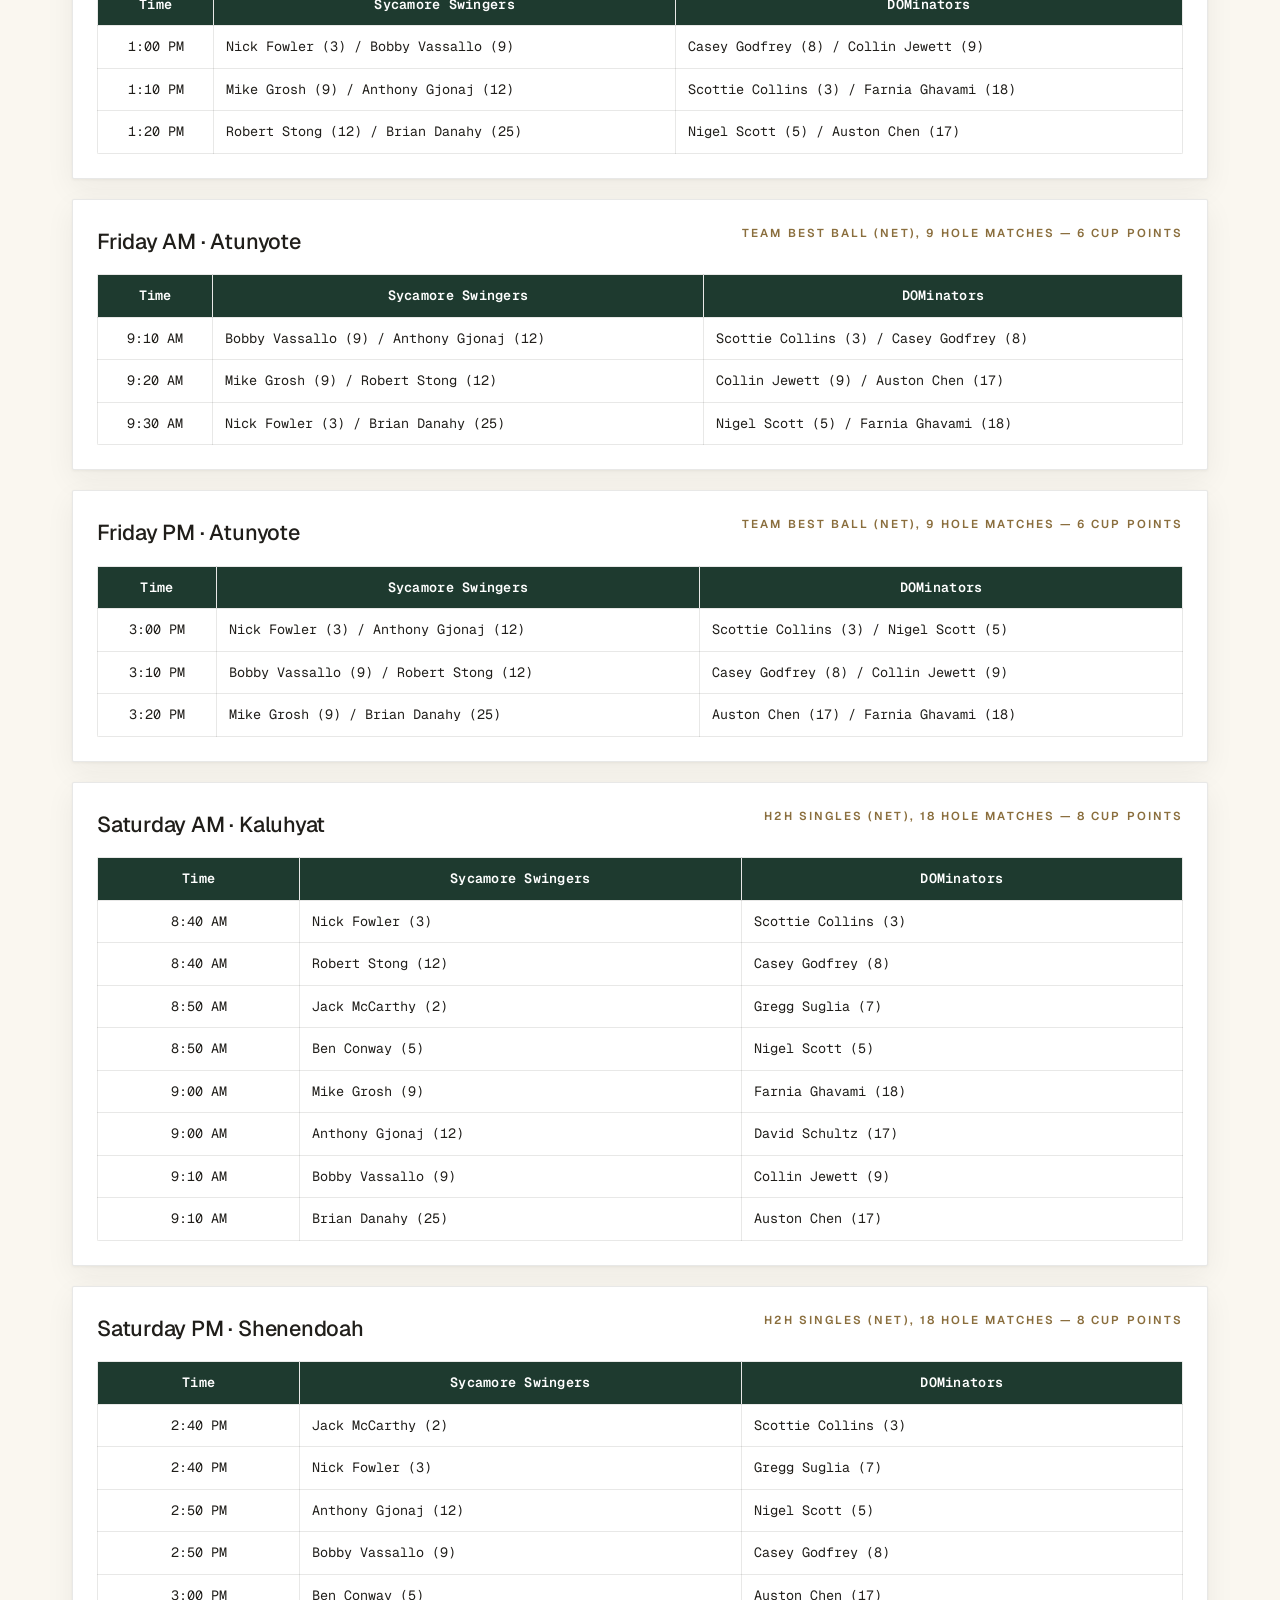
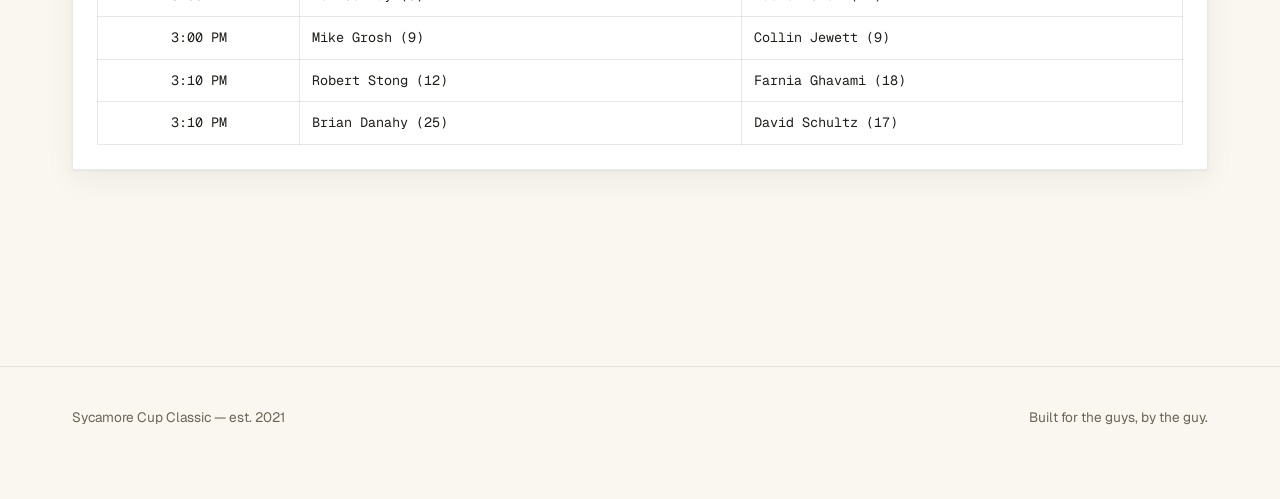
<file: years/2025.html>
<!DOCTYPE html>
<html lang="en">
<head>
<meta charset="UTF-8">
<meta name="viewport" content="width=device-width, initial-scale=1.0">
<meta name="robots" content="noindex, nofollow">
<title>2025 — Sycamore Cup Classic</title>
<link rel="preconnect" href="https://fonts.gstatic.com" crossorigin>
<link href="https://fonts.googleapis.com/css2?family=Geist:wght@300..700&display=swap" rel="stylesheet">
<link href="https://fonts.googleapis.com/css2?family=Geist+Mono:wght@400..600&display=swap" rel="stylesheet">
<link rel="stylesheet" href="../css/style.css">
<link rel="stylesheet" href="../css/cards.css">
</head>
<body>
<header class="site-header" id="site-header"></header>

<section class="hero-photo" id="year-hero">
  <div class="wrap">
    <p class="eyebrow" id="year-loc"></p>
    <h1 id="year-title">2025</h1>
    <p class="lead" id="year-champ" style="margin-top:6px;"></p>
    <div class="hero-cta-row" id="year-cta"></div>
  </div>
</section>

<section class="section" id="year-content">
  <div class="wrap">
    <div class="section-head">
      <div><span class="eyebrow">Trip Gallery</span><h2>From the Course</h2></div>
    </div>
    <div class="gallery" id="year-gallery" style="margin-bottom:60px;"></div>

    <div class="grid grid-2" style="align-items:start; margin-bottom:56px;">
      <div>
        <span class="eyebrow">Courses Played</span>
        <ul id="year-courses" style="padding-left:20px; color:var(--ink-soft); margin-top:14px;"></ul>
      </div>
      <div>
        <span class="eyebrow">About This Year</span>
        <p class="muted" style="margin-top:14px;" id="year-about"></p>
      </div>
    </div>

    <div class="section-head"><div><span class="eyebrow">The Field</span><h2>Teams &amp; Rosters</h2></div></div>
    <div id="year-teams"></div>

    <div id="year-schedule" style="display:none; margin-top:56px;"></div>
  </div>
</section>

<footer class="site-footer" id="site-footer"></footer>

<script src="../js/app.js"></script>
<script src="../js/year.js"></script>
<script>
  initShell('2025');
  renderYearPage(2025);
</script>
<script type="module" src="../js/player-card.js"></script>
</body>
</html>
</file>
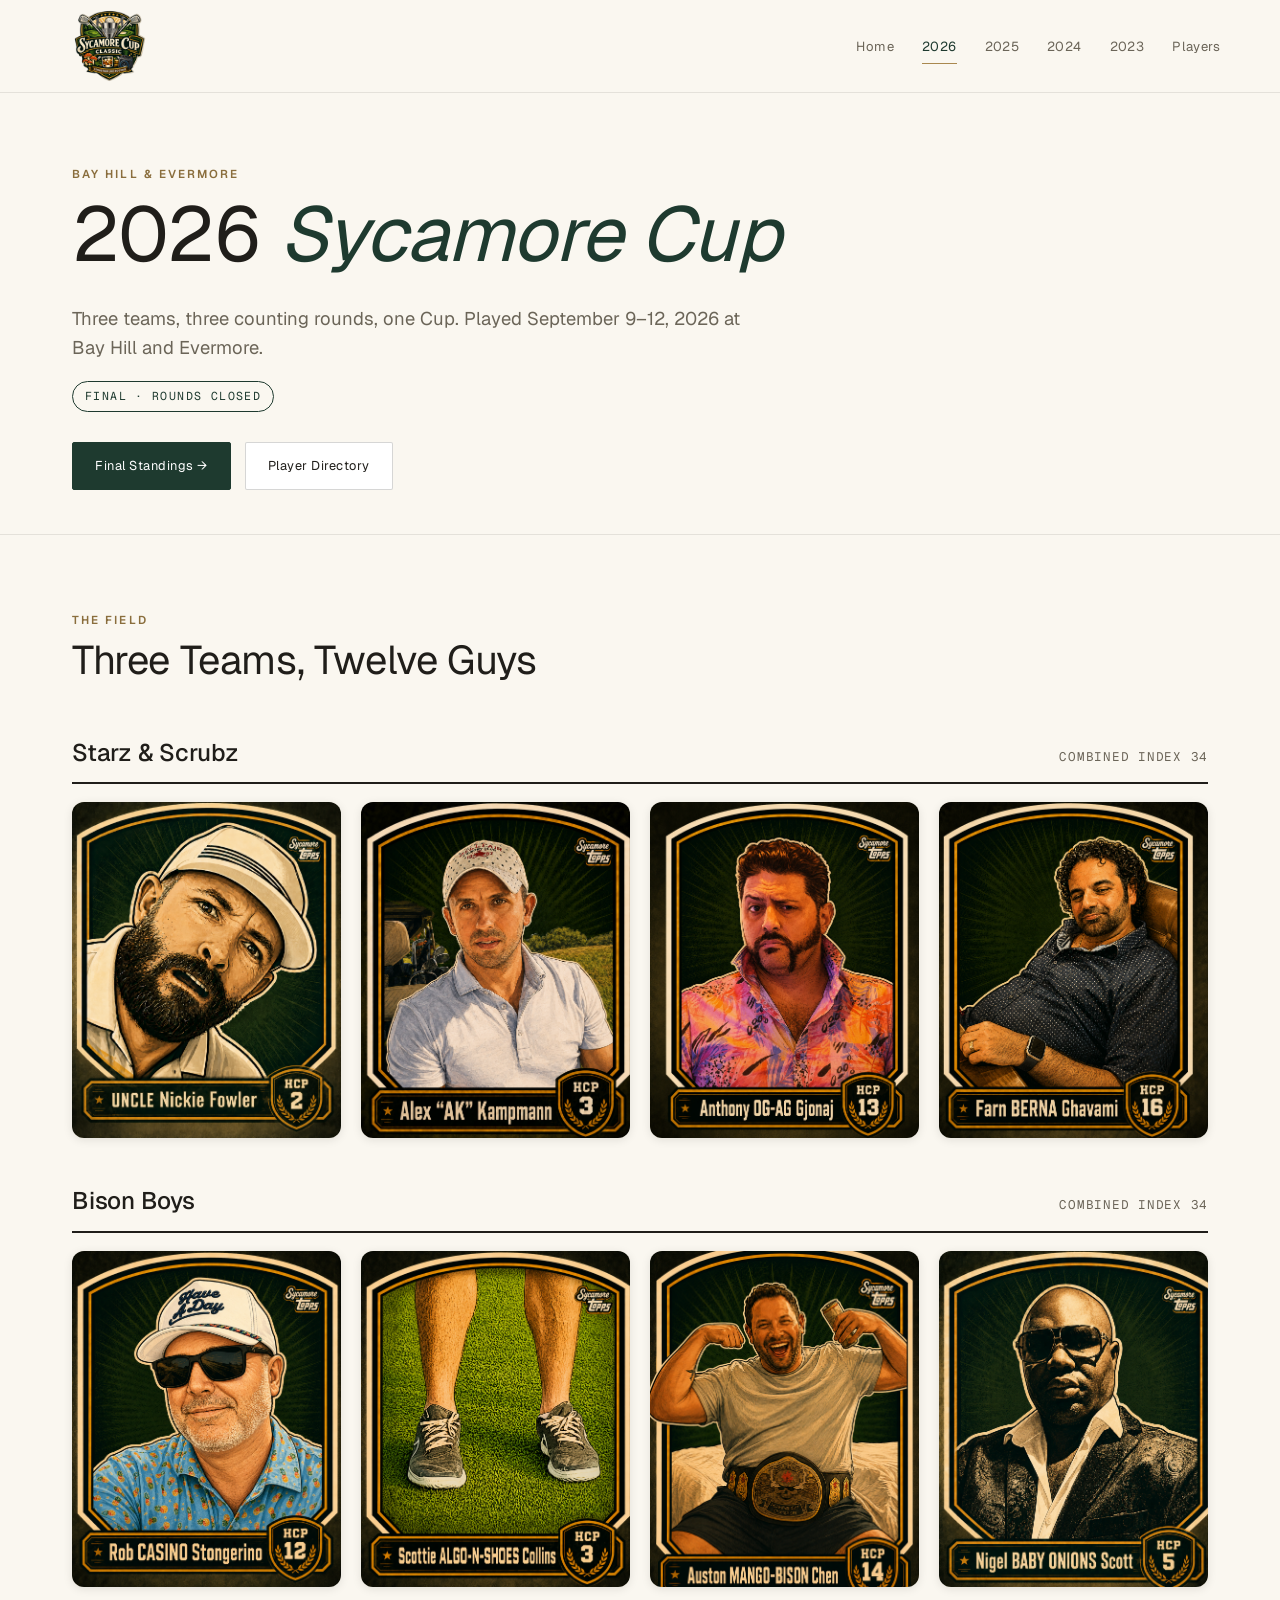
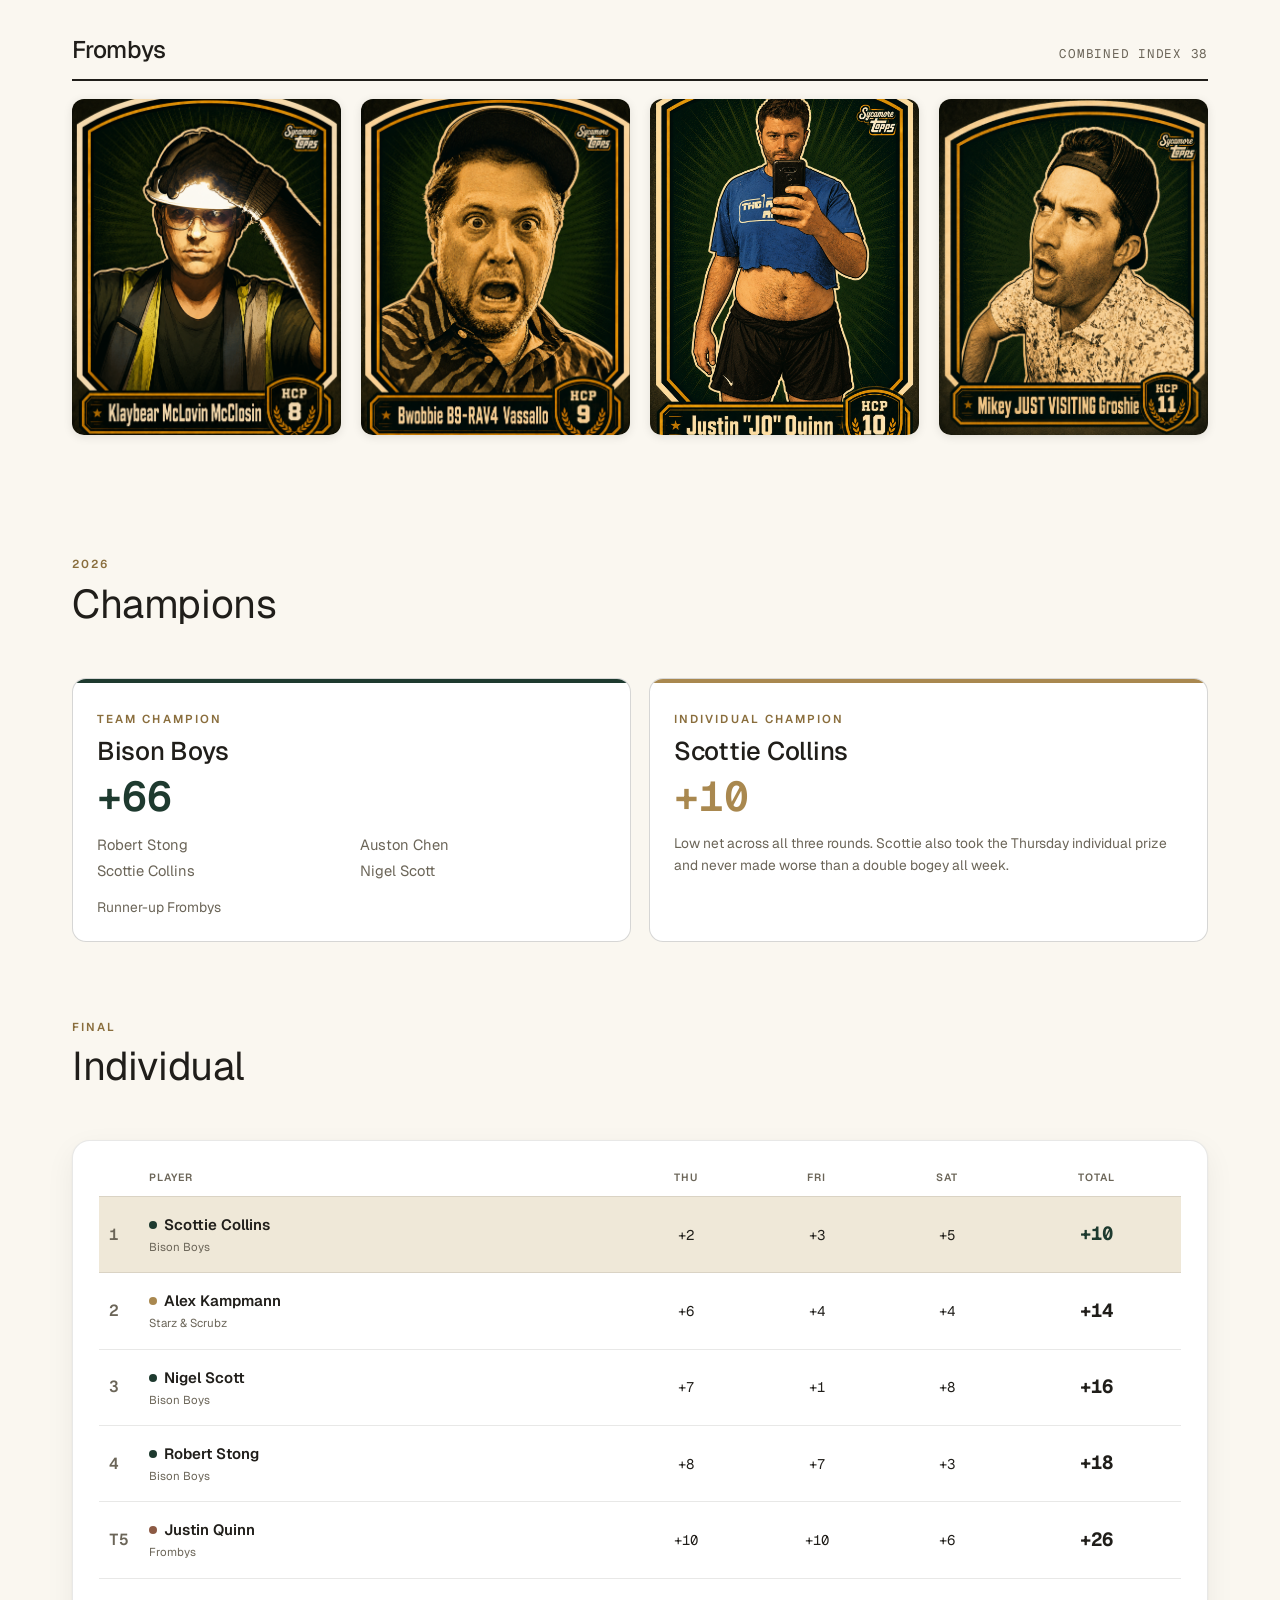
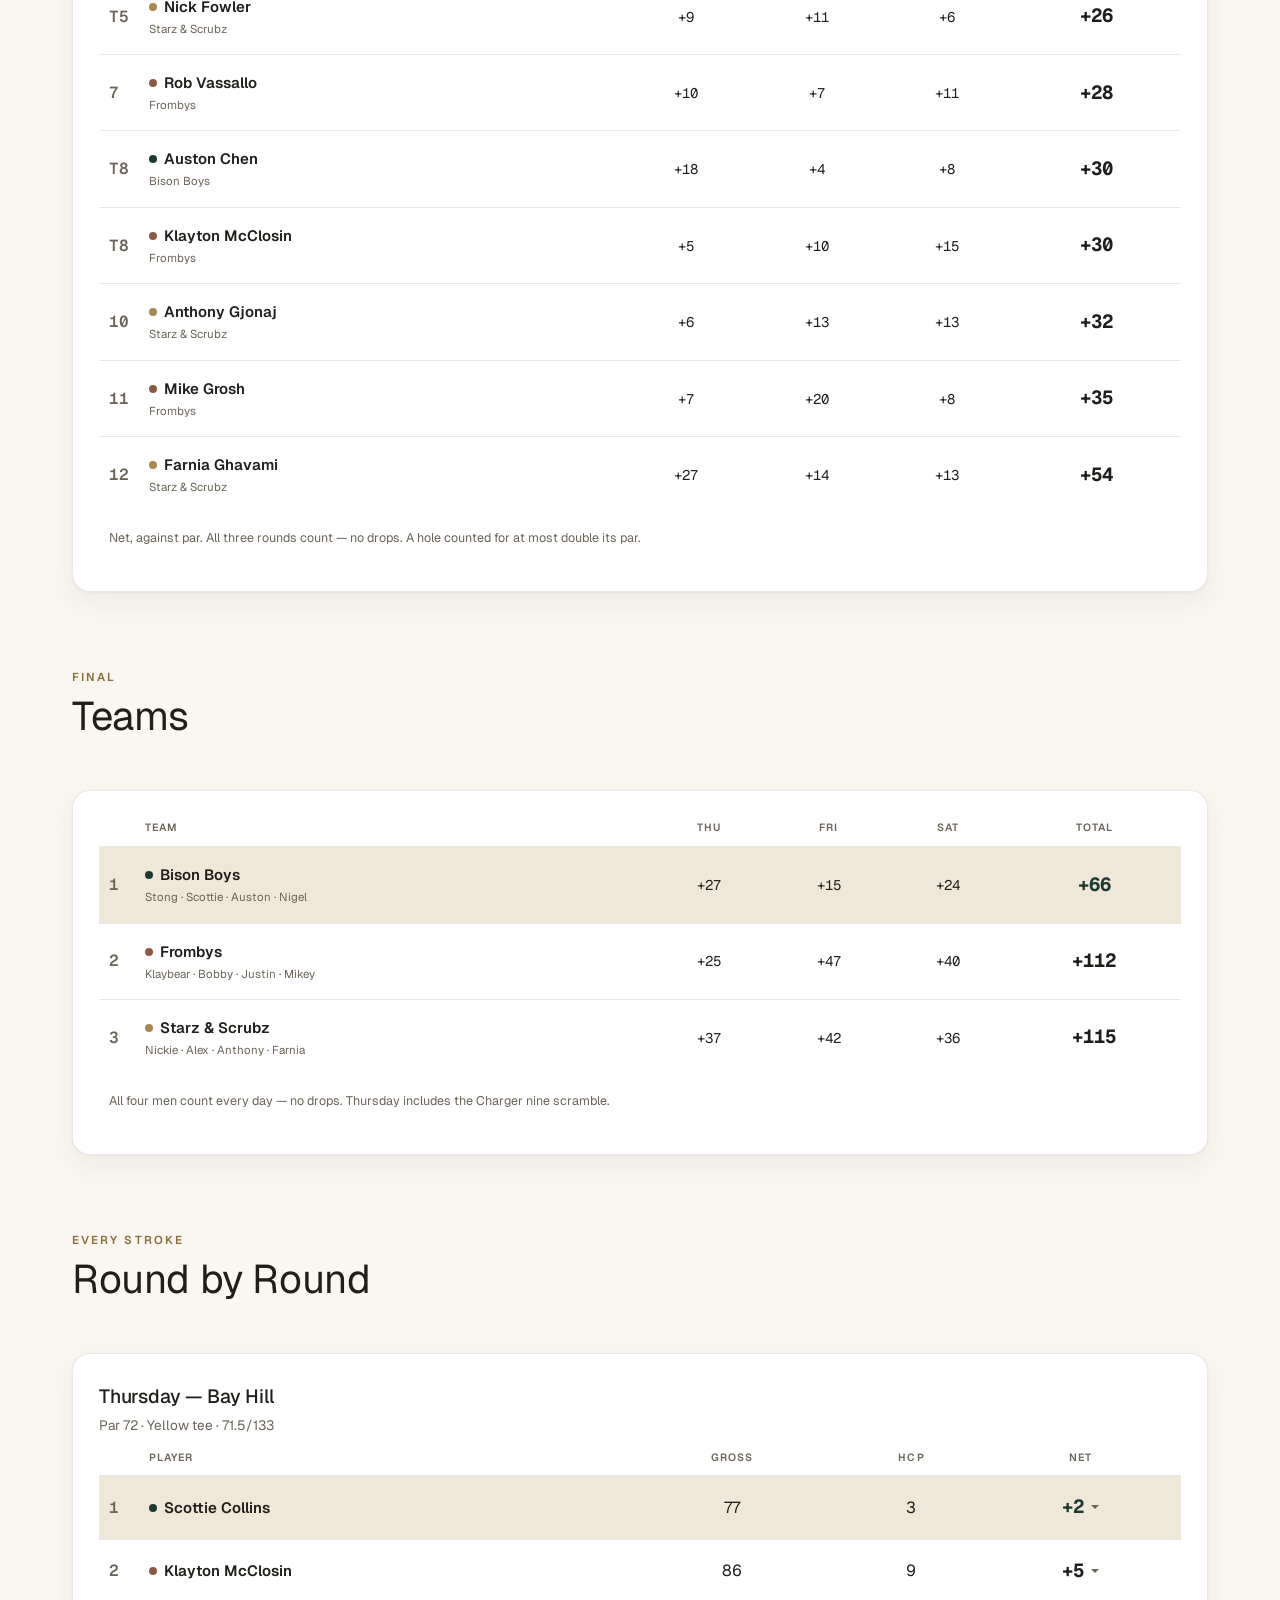
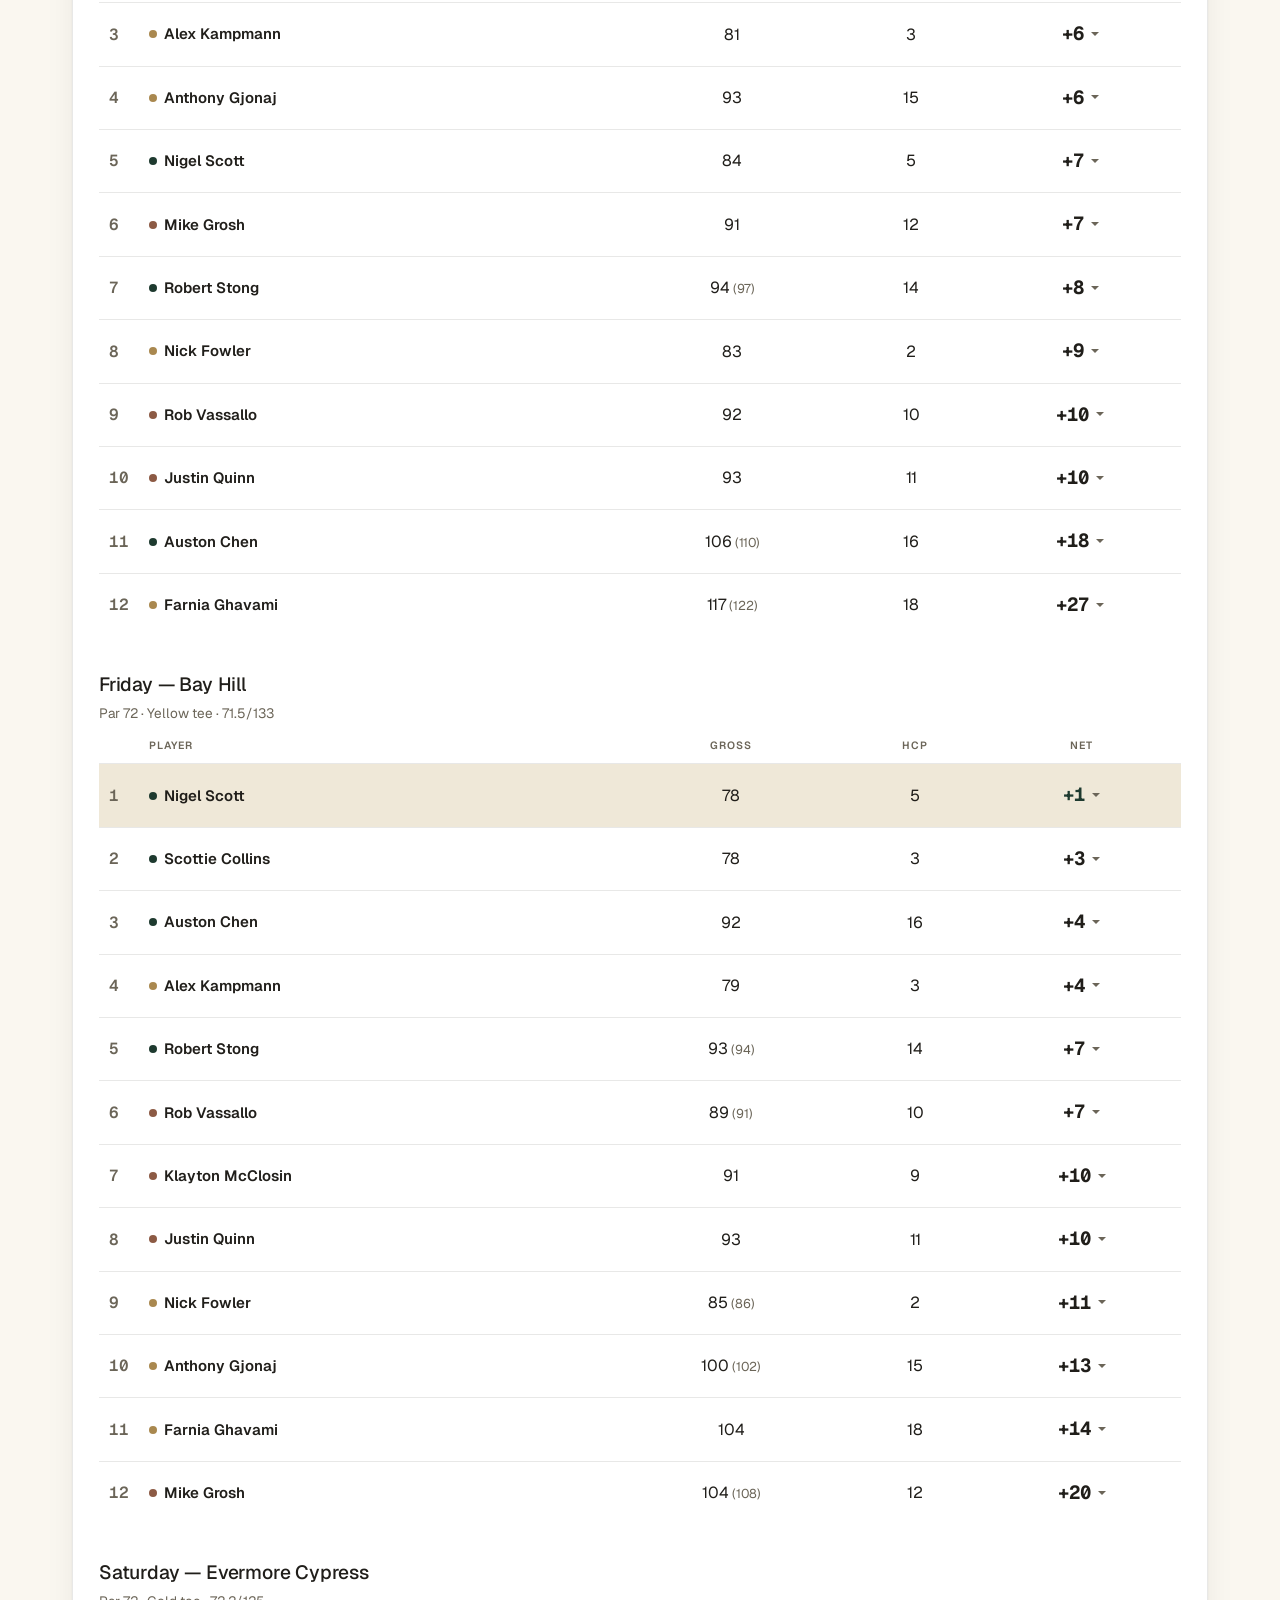
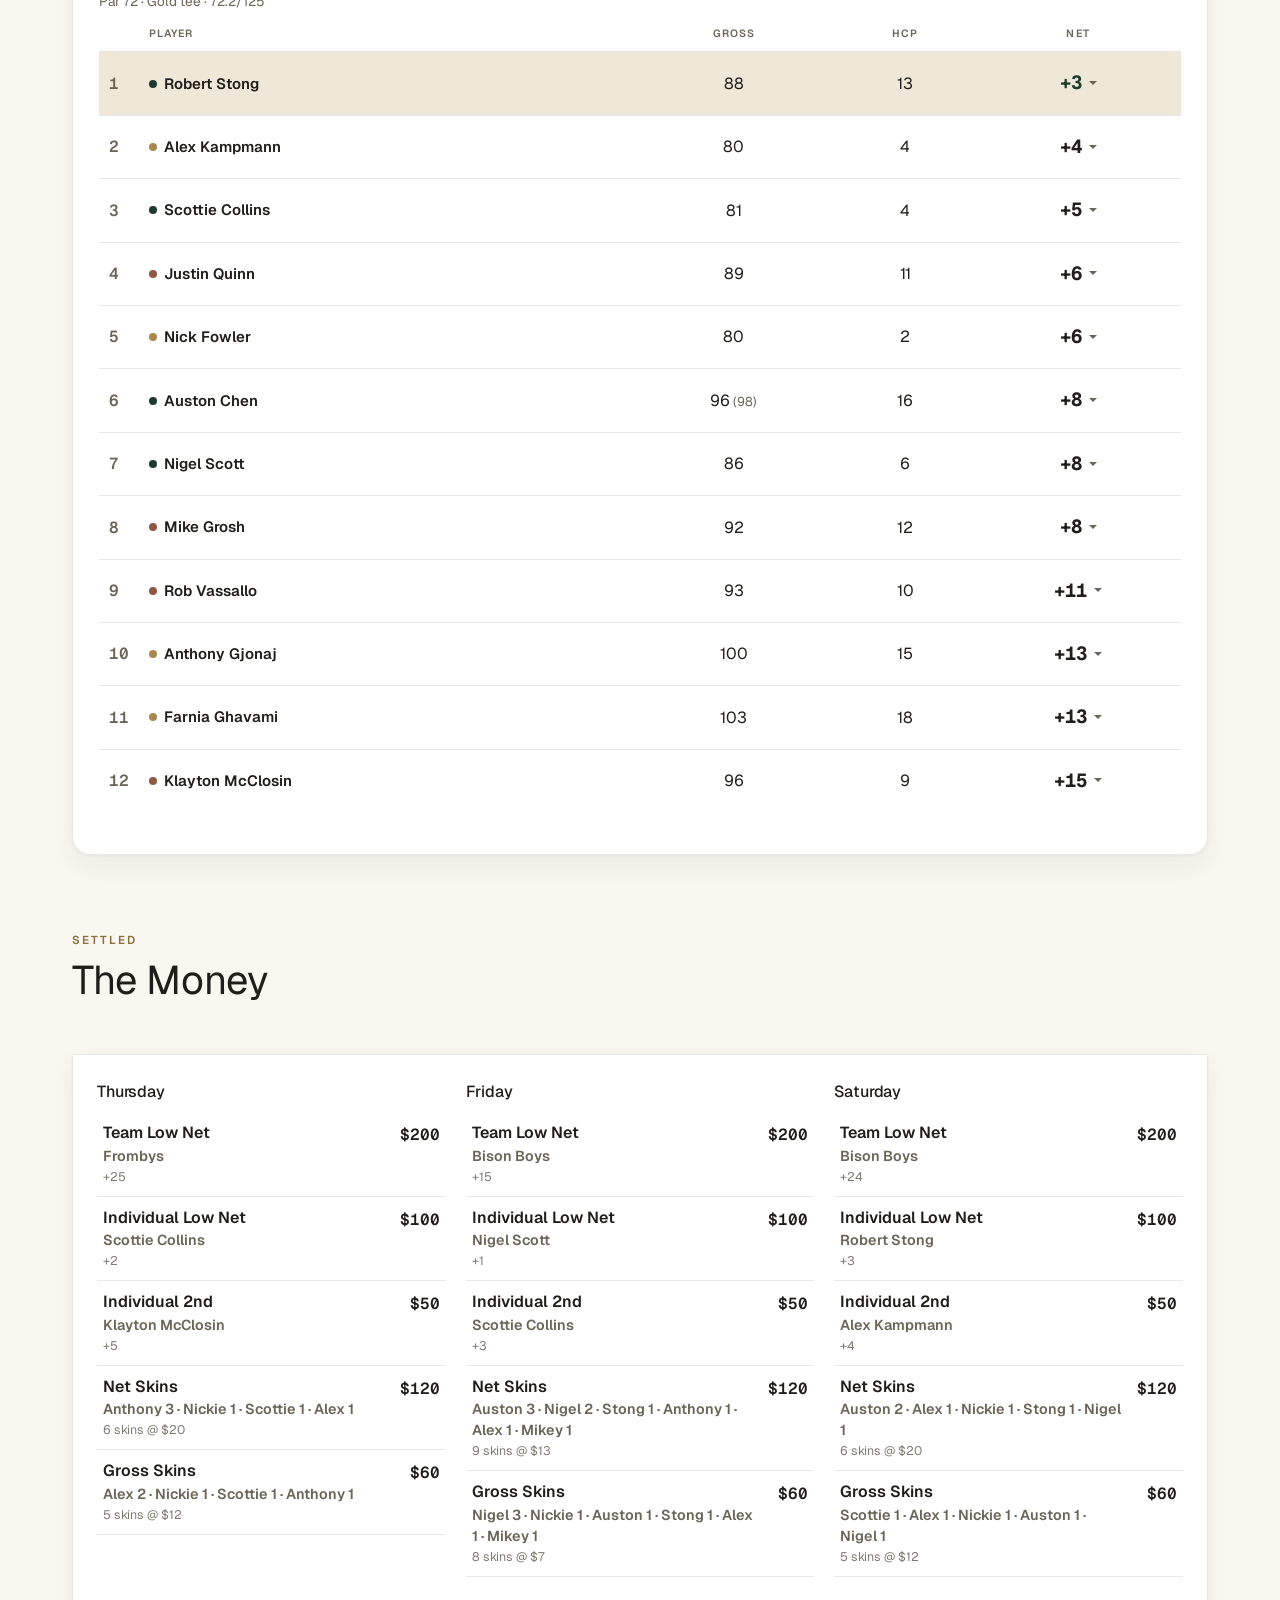
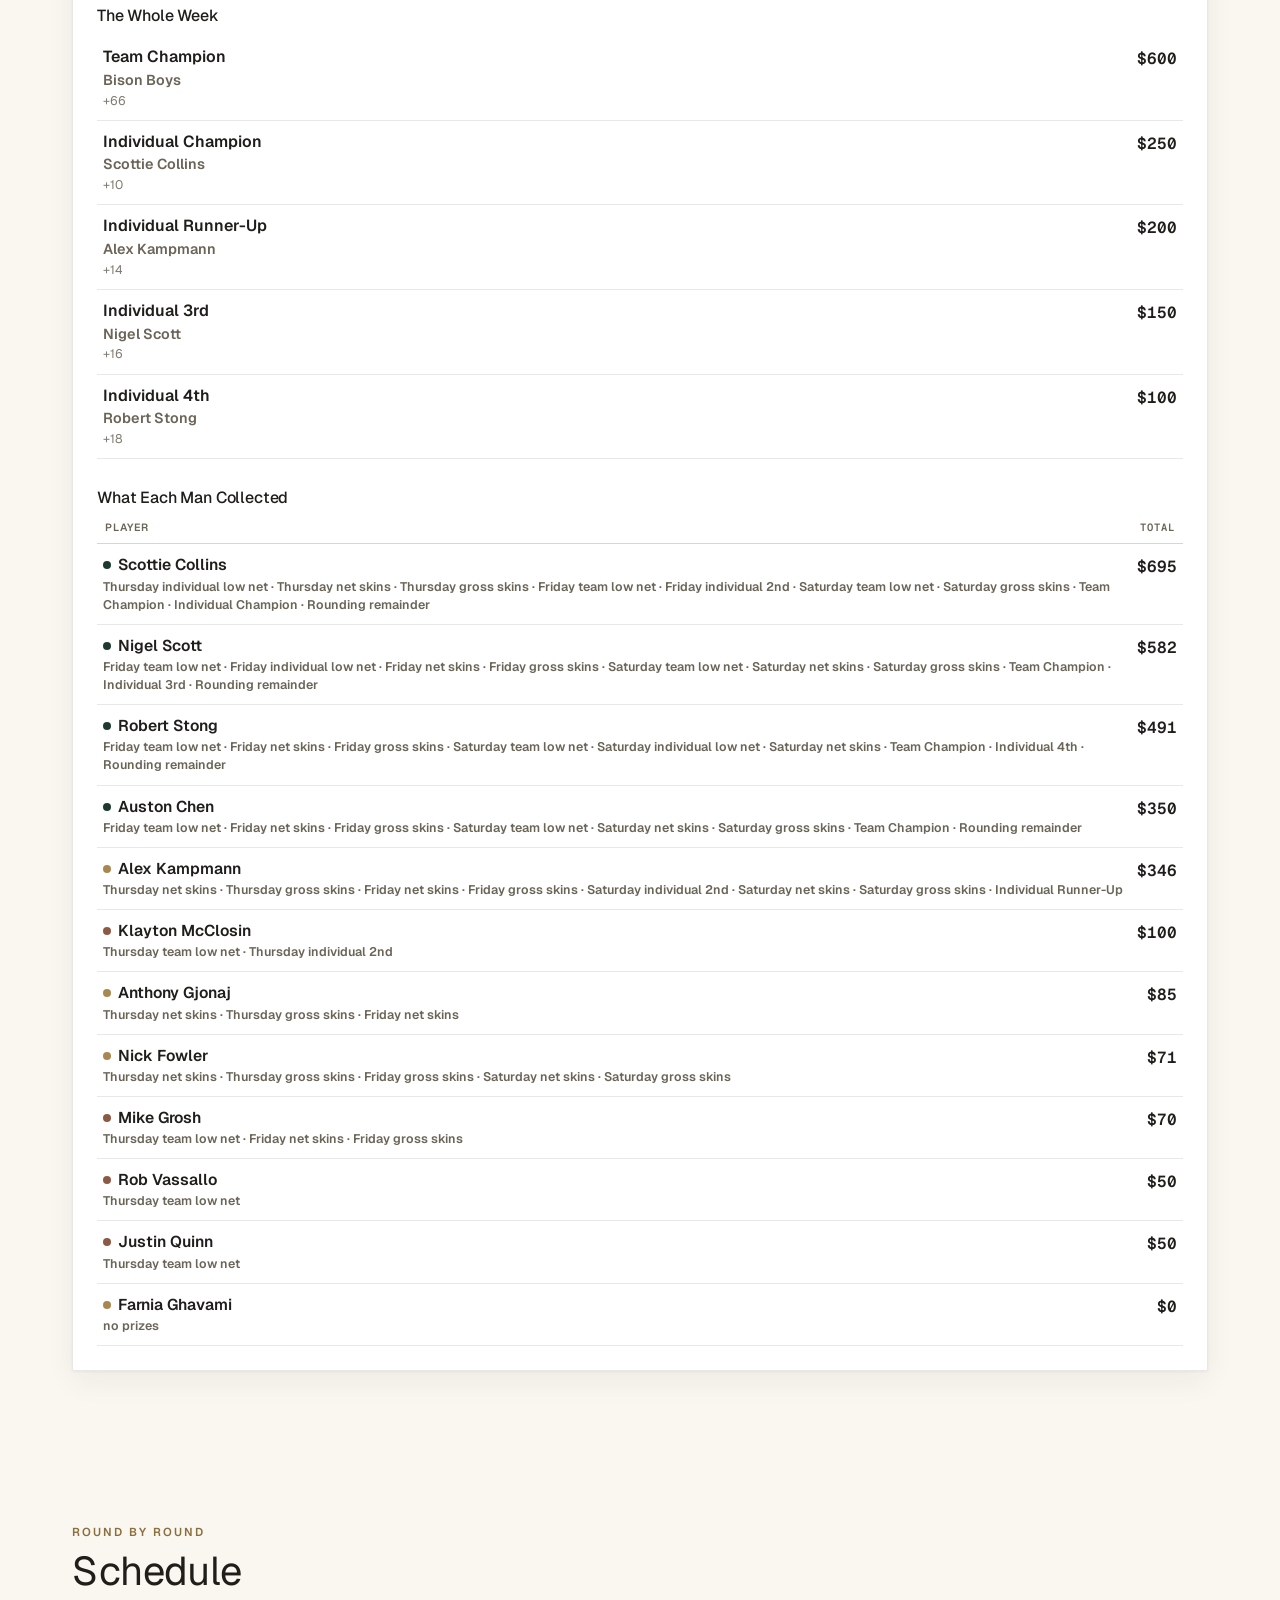
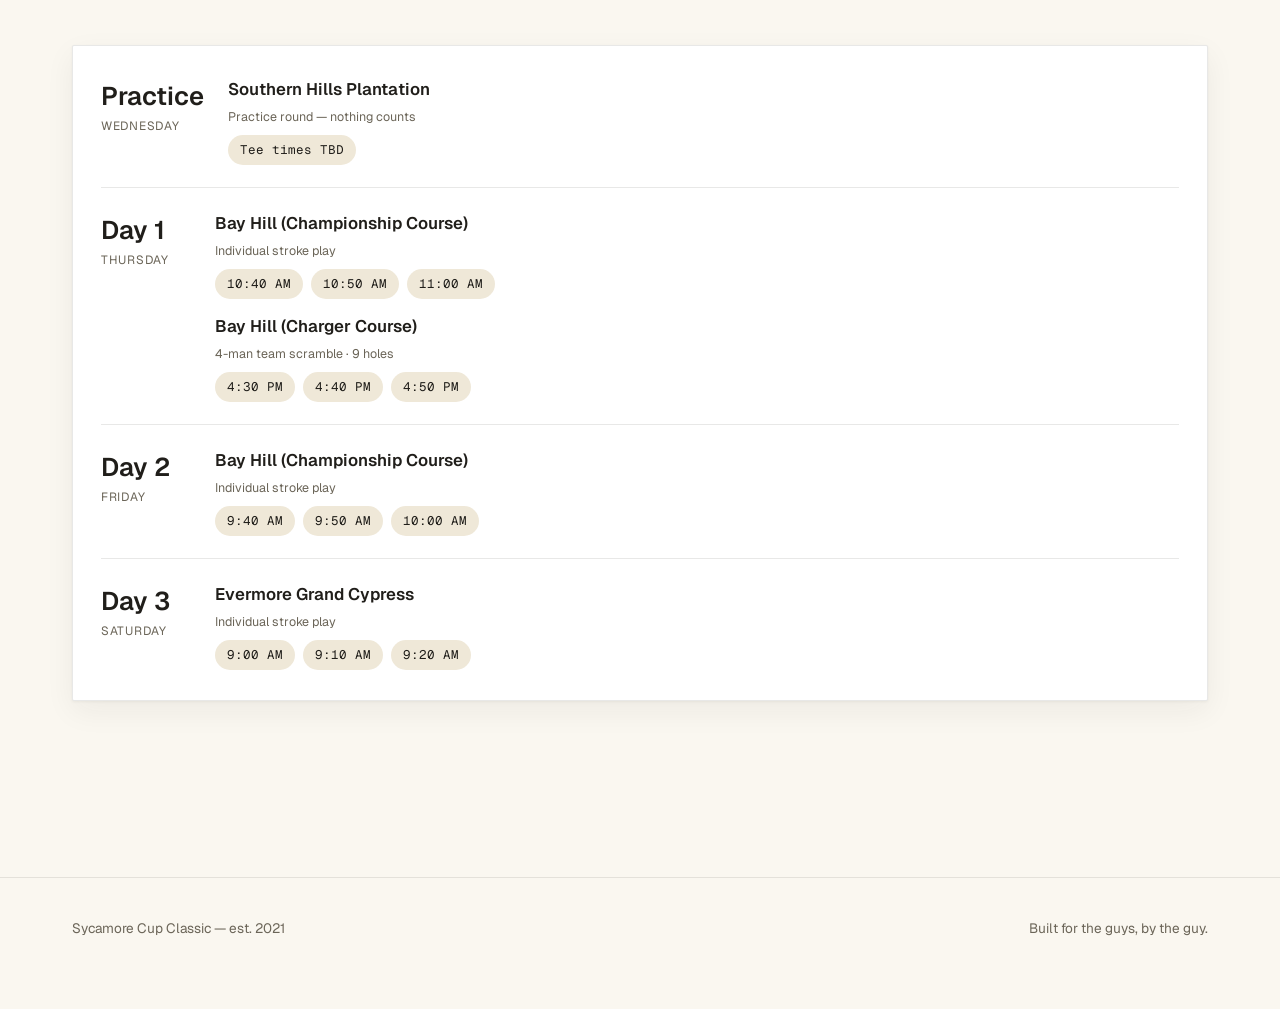
<file: years/2026.html>
<!DOCTYPE html>
<html lang="en">
<head>
<meta charset="UTF-8">
<meta name="viewport" content="width=device-width, initial-scale=1.0">
<meta name="robots" content="noindex, nofollow">
<title>2026 — Sycamore Cup Classic</title>
<link rel="preconnect" href="https://fonts.gstatic.com" crossorigin>
<link href="https://fonts.googleapis.com/css2?family=Geist:wght@300..700&display=swap" rel="stylesheet">
<link href="https://fonts.googleapis.com/css2?family=Geist+Mono:wght@400..600&display=swap" rel="stylesheet">
<link rel="stylesheet" href="../css/style.css">
<link rel="stylesheet" href="../css/cards.css">
<link rel="stylesheet" href="../css/scoring.css">
</head>
<body>
<header class="site-header" id="site-header"></header>

<section class="hero-plain">
  <div class="wrap">
    <p class="eyebrow">Bay Hill &amp; Evermore</p>
    <h1>2026 <em>Sycamore Cup</em></h1>
    <p class="lead">Three teams, three counting rounds, one Cup. Played September 9&ndash;12, 2026 at Bay Hill and Evermore.</p>
    <p><span class="final-banner">Final &middot; Rounds closed</span></p>
    <div class="hero-cta-row">
      <a class="btn btn-primary" href="#final">Final Standings &rarr;</a>
      <a class="btn btn-quiet" href="../players.html">Player Directory</a>
    </div>
  </div>
</section>

<section class="section">
  <div class="wrap">
    <div class="section-head">
      <div><span class="eyebrow">The Field</span><h2>Three Teams, Twelve Guys</h2></div>
    </div>
    <div id="team-rosters"></div>
  </div>
</section>

<section class="section" id="champions" style="padding-top:0;">
  <div class="wrap">
    <div class="section-head">
      <div><span class="eyebrow">2026</span><h2>Champions</h2></div>
    </div>
    <div id="final-champions"></div>
  </div>
</section>

<section class="section" id="final" style="padding-top:0;">
  <div class="wrap">
    <div class="section-head">
      <div><span class="eyebrow">Final</span><h2>Individual</h2></div>
    </div>
    <div class="liv-board" id="final-individual"></div>
  </div>
</section>

<section class="section" id="teams-final" style="padding-top:0;">
  <div class="wrap">
    <div class="section-head">
      <div><span class="eyebrow">Final</span><h2>Teams</h2></div>
    </div>
    <div class="liv-board" id="final-teams"></div>
  </div>
</section>

<section class="section" id="rounds" style="padding-top:0;">
  <div class="wrap">
    <div class="section-head">
      <div><span class="eyebrow">Every Stroke</span><h2>Round by Round</h2></div>
    </div>
    <div class="liv-board" id="final-rounds"></div>
  </div>
</section>

<section class="section" id="money" style="padding-top:0;">
  <div class="wrap">
    <div class="section-head">
      <div><span class="eyebrow">Settled</span><h2>The Money</h2></div>
    </div>
    <div class="card" style="padding:24px;">
      <div id="final-money"></div>
    </div>
  </div>
</section>

<section class="section">
  <div class="wrap">
    <div class="section-head">
      <div><span class="eyebrow">Round By Round</span><h2>Schedule</h2></div>
    </div>
    <div class="card" style="padding:8px 28px;">
      <div id="schedule"></div>
    </div>
  </div>
</section>

<footer class="site-footer" id="site-footer"></footer>

<script src="../js/app.js"></script>
<script type="module">
  import { TEAMS, PLAYERS, ROUNDS, COURSES, teamRoster } from '../js/tournament-2026.js';

  initShell('2026');

  // ---------- team roster cards ----------
  // Order requested: Starz & Scrubz, then Bison Boys, then Frombys.
  const TEAM_ORDER = ['team-3', 'team-1', 'team-2'];

  document.getElementById('team-rosters').innerHTML = TEAM_ORDER.map(teamId => {
    const team = TEAMS.find(t => t.id === teamId);
    const roster = teamRoster(teamId);
    const combined = roster.reduce((s, p) => s + p.index, 0);
    return `
      <div class="team-roster-block">
        <div class="team-roster-head">
          <h3>${team.name}</h3>
          <span class="combined-hcp">Combined Index ${combined}</span>
        </div>
        <div class="roster-cards" style="--team-accent:var(--${team.accent});">
          ${roster.map(p => `
            <a class="tcard" href="#" data-player-card="${p.id}" title="${p.name}">
              <img src="../assets/players/${p.id}.png" alt="${p.name} trading card" loading="lazy"
                   onerror="tcardFallback(this, '${p.name.replace(/'/g, "\\'")}', ${p.index})">
            </a>`).join('')}
        </div>
      </div>`;
  }).join('');

  // ---------- schedule ----------
  const COURSE_DISPLAY = {
    'southern-hills': 'Southern Hills Plantation',
    'bay-hill': 'Bay Hill (Championship Course)',
    'bay-hill-charger': 'Bay Hill (Charger Course)',
    'evermore-cypress': 'Evermore Grand Cypress'
  };

  // Grouped by whatever days ROUNDS actually has, so dropping or renumbering a
  // day cannot leave this reading Day 4 into an empty list. Wednesday became a
  // practice round on 2026-09-10 — it stays on the schedule, marked, because it
  // is still part of the trip; it just carries no day number and no money.
  const dayNums = [...new Set(ROUNDS.map(r => r.dayNum))].sort((a, b) => a - b);
  const days = dayNums.map(dayNum => ROUNDS.filter(r => r.dayNum === dayNum)).filter(g => g.length);

  document.getElementById('schedule').innerHTML = days.map(dayRounds => {
    const r0 = dayRounds[0];
    return `
      <div class="sched-day">
        <div class="sched-daynum">
          <div class="dn">${r0.practice ? 'Practice' : 'Day ' + r0.dayNum}</div>
          <div class="dd">${r0.day}</div>
        </div>
        <div class="sched-body">
          ${dayRounds.map(r => {
            const course = COURSES[r.course];
            return `
              <div class="sched-block">
                <div class="sched-course">${COURSE_DISPLAY[r.course] || course.short}</div>
                <div class="sched-format">${r.format}${r.holes === 9 ? ' · 9 holes' : ''}</div>
                <div class="sched-times">
                  ${r.teeTimes ? r.teeTimes.map(t => `<span class="sched-time">${t}</span>`).join('')
                    : `<span class="sched-time">Tee times TBD</span>`}
                </div>
              </div>`;
          }).join('')}
        </div>
      </div>`;
  }).join('');
</script>
<script type="module" src="../js/final-2026.js"></script>
<script type="module" src="../js/player-card.js"></script>
</body>
</html>
</file>
<file: css/style.css>
/* =========================================================
   SYCAMORE CUP CLASSIC — design tokens, v2
   Direction: boutique golf-travel editorial. Think a resort's
   own magazine, not a stats app: big photography, generous
   whitespace, a quiet elegant serif for headlines, small
   tracked-out labels for structure. Data (scores, indexes)
   stays in a technical mono face for contrast, but everything
   else reads like travel writing.
   ========================================================= */
:root {
  --ivory: #FAF7F0;       /* page background */
  --paper: #FFFFFF;       /* card background */
  --sand: #EFE8D8;        /* soft neutral fill for tags/sections */
  --ink: #201E1A;         /* primary text — warm near-black */
  --ink-soft: #6B6558;    /* secondary text */
  --forest: #1E3A2F;      /* deep green — primary brand color */
  --forest-light: #2C5342;
  --brass: #A9884F;       /* muted brass/gold — sparing accent only */
  --brass-dark: #8A6E3D;
  --clay: #8C5A44;        /* warm secondary accent, team B / alerts */
  --line: rgba(32,30,26,0.10);
  --line-strong: rgba(32,30,26,0.18);
  --over-par: #8C5A44;
  --under-par: #1E3A2F;
  --even-par: #6B6558;

  --font-display: 'Geist', -apple-system, BlinkMacSystemFont, sans-serif;
  --font-body: 'Geist', -apple-system, BlinkMacSystemFont, sans-serif;
  --font-mono: 'Geist Mono', ui-monospace, SFMono-Regular, monospace;

  --radius: 2px;
  --shadow-card: 0 1px 3px rgba(32,30,26,0.05), 0 10px 30px rgba(32,30,26,0.06);
}

* { box-sizing: border-box; }
html { scroll-behavior: smooth; }

body {
  margin: 0;
  background: var(--ivory);
  color: var(--ink);
  font-family: var(--font-body);
  font-size: 16px;
  line-height: 1.6;
  -webkit-font-smoothing: antialiased;
}

a { color: inherit; text-decoration: none; }
img { max-width: 100%; display: block; }

h1, h2, h3, h4 {
  font-family: var(--font-display);
  font-weight: 500;
  color: var(--ink);
  margin: 0 0 0.4em;
  letter-spacing: -0.01em;
}
h1 { font-size: clamp(2.6rem, 6vw, 5rem); line-height: 1.02; font-weight: 400; }
h1 em, .serif-italic { font-style: italic; font-weight: 400; color: var(--forest); }
h2 { font-size: clamp(1.7rem, 3.4vw, 2.5rem); line-height: 1.1; font-weight: 400; }
h3 { font-size: 1.35rem; font-weight: 500; }

p { margin: 0 0 1em; }
.eyebrow {
  font-family: var(--font-body);
  font-size: 0.72rem;
  letter-spacing: 0.18em;
  text-transform: uppercase;
  color: var(--brass-dark);
  font-weight: 600;
}

.lead {
  font-size: 1.15rem;
  color: var(--ink-soft);
  max-width: 58ch;
  font-weight: 400;
}

/* ---------- Layout shell ---------- */
.wrap { max-width: 1200px; margin: 0 auto; padding: 0 32px; }
.site-header {
  position: sticky; top: 0; z-index: 40;
  background: rgba(250,247,240,0.92);
  backdrop-filter: blur(8px);
  border-bottom: 1px solid var(--line);
}
.site-header .wrap {
  display: flex; align-items: center; justify-content: space-between;
  height: 92px;
  padding-right: 20px;
}
.brand {
  display: flex; align-items: center;
  color: var(--ink);
  letter-spacing: 0.01em;
}
.brand img {
  height: 76px; width: 76px;
  object-fit: contain;
  display: block;
}
.brand .flag { color: var(--brass); font-size: 1rem; }
nav.main-nav { display: flex; gap: 28px; align-items: center; }
nav.main-nav a {
  color: var(--ink-soft);
  font-size: 0.82rem;
  letter-spacing: 0.03em;
  transition: color .15s;
  position: relative;
  padding: 4px 0;
}
nav.main-nav a:hover { color: var(--ink); }
nav.main-nav a.active { color: var(--forest); }
nav.main-nav a.active::after {
  content: ''; position: absolute; left: 0; right: 0; bottom: -3px; height: 1px; background: var(--brass);
}
nav.main-nav a.cta {
  background: var(--forest); color: var(--ivory); padding: 9px 18px; border-radius: 2px;
}
nav.main-nav a.cta:hover { background: var(--forest-light); }
.soon-badge {
  font-size: 0.6rem; letter-spacing: 0.04em; text-transform: uppercase;
  background: var(--sand); color: var(--brass-dark); padding: 2px 6px; border-radius: 20px;
  margin-left: 2px; vertical-align: middle;
}

footer.site-footer {
  border-top: 1px solid var(--line);
  margin-top: 100px;
  padding: 40px 0 70px;
  color: var(--ink-soft);
  font-size: 0.85rem;
}
footer.site-footer .wrap { display: flex; justify-content: space-between; flex-wrap: wrap; gap: 12px; }

/* ---------- Hero (photographic, full-bleed) ---------- */
.hero-photo {
  position: relative;
  min-height: 78vh;
  display: flex; align-items: flex-end;
  background-size: cover; background-position: center;
  color: #fff;
}
.hero-photo::after {
  content: '';
  position: absolute; inset: 0;
  background: linear-gradient(180deg, rgba(20,20,16,0.05) 0%, rgba(20,20,16,0.15) 45%, rgba(20,20,16,0.72) 100%);
}
.hero-photo .wrap { position: relative; z-index: 2; padding-bottom: 64px; padding-top: 64px; }
.hero-photo .eyebrow { color: rgba(255,255,255,0.85); }
.hero-photo h1 { color: #fff; }
.hero-photo h1 em { color: #E9D9AE; }
.hero-photo .lead { color: rgba(255,255,255,0.82); }

/* Plain (non-photo) hero, for interior utility pages */
.hero-plain { padding: 72px 0 44px; border-bottom: 1px solid var(--line); }

.hero-cta-row { display: flex; gap: 14px; margin-top: 30px; flex-wrap: wrap; }

/* ---------- Buttons ---------- */
.btn {
  display: inline-flex; align-items: center; gap: 8px;
  font-family: var(--font-body);
  font-size: 0.8rem;
  letter-spacing: 0.04em;
  padding: 13px 22px;
  border-radius: 2px;
  border: 1px solid var(--ink);
  cursor: pointer;
  background: transparent;
  color: var(--ink);
  transition: all .15s ease;
}
.btn:hover { background: var(--ink); color: var(--ivory); }
.btn-primary { background: var(--forest); color: #fff; border-color: var(--forest); }
.btn-primary:hover { background: var(--forest-light); border-color: var(--forest-light); }
.btn-light { border-color: rgba(255,255,255,0.65); color: #fff; }
.btn-light:hover { background: #fff; color: var(--ink); }
.btn-brass { background: var(--brass); border-color: var(--brass); color: #201E1A; }
.btn-brass:hover { background: var(--brass-dark); border-color: var(--brass-dark); color: #fff; }
.btn-sm { padding: 9px 15px; font-size: 0.74rem; }
.btn[disabled] { opacity: 0.4; cursor: not-allowed; }

/* ---------- Sections / cards ---------- */
.section { padding: 76px 0; }
.section-head { display: flex; align-items: baseline; justify-content: space-between; gap: 16px; margin-bottom: 36px; flex-wrap: wrap; }
.section-head .eyebrow { display: block; margin-bottom: 8px; }
.card {
  background: var(--paper);
  border: 1px solid var(--line);
  border-radius: var(--radius);
  box-shadow: var(--shadow-card);
}
.grid { display: grid; gap: 28px; }
.grid-3 { grid-template-columns: repeat(3, 1fr); }
.grid-2 { grid-template-columns: repeat(2, 1fr); }
.grid-4 { grid-template-columns: repeat(4, 1fr); }
@media (max-width: 900px) { .grid-3, .grid-4 { grid-template-columns: repeat(2, 1fr); } }
@media (max-width: 640px) { .grid-2, .grid-3, .grid-4 { grid-template-columns: 1fr; } }

/* ---------- Year / trip cards (home) ---------- */
.trip-card { position: relative; overflow: hidden; border-radius: var(--radius); aspect-ratio: 4/3; }
.trip-card img { width: 100%; height: 100%; object-fit: cover; transition: transform .5s ease; }
.trip-card:hover img { transform: scale(1.04); }
.trip-card::after { content:''; position:absolute; inset:0; background: linear-gradient(180deg, rgba(20,20,16,0) 40%, rgba(20,20,16,0.78) 100%); }
.trip-card .trip-info { position: absolute; left: 0; right: 0; bottom: 0; z-index: 2; padding: 24px; color: #fff; }
.trip-card .yr { font-family: var(--font-display); font-size: 2.2rem; font-style: italic; }
.trip-card .loc { font-size: 0.78rem; letter-spacing: 0.04em; text-transform: uppercase; opacity: 0.85; margin-top: 2px; }
.trip-card .champ-tag {
  display: inline-block; margin-top: 12px;
  font-size: 0.68rem; letter-spacing: 0.05em;
  background: rgba(255,255,255,0.15); border: 1px solid rgba(255,255,255,0.4);
  padding: 4px 10px; border-radius: 20px;
  text-transform: uppercase; backdrop-filter: blur(4px);
}

/* ---------- Photo gallery ----------
 * MOBILE FIRST. Almost everyone views this site on a phone during the trip, so
 * the base rules ARE the phone rules: one column, every photo at its own natural
 * shape, nothing cropped. Wider screens opt in to more columns from there.
 * A previous version clamped figures to a fixed height on phones, which clipped
 * every photo — never reintroduce a fixed height on a gallery figure. */
.gallery { display: grid; grid-template-columns: 1fr; gap: 14px; }
.gallery figure { margin: 0; position: relative; border-radius: var(--radius); overflow: hidden; }
.gallery img { width: 100%; height: auto; display: block; }
.gallery figcaption {
  position: absolute; left: 0; right: 0; bottom: 0; padding: 10px 12px;
  font-size: 0.72rem; color: #fff; background: linear-gradient(0deg, rgba(0,0,0,0.55), rgba(0,0,0,0));
  letter-spacing: 0.02em;
}

@media (min-width: 561px) {
  .gallery { grid-template-columns: repeat(2, 1fr); gap: 16px; }
}
/* Only on a real desktop does the tiled layout, which does crop to fit, kick in. */
@media (min-width: 901px) {
  .gallery { grid-template-columns: repeat(4, 1fr); grid-auto-rows: 160px; gap: 12px; }
  .gallery figure { height: 100%; }
  .gallery img { height: 100%; object-fit: cover; transition: transform .5s ease; }
  .gallery figure:hover img { transform: scale(1.05); }
  .gallery .g-wide { grid-column: span 2; grid-row: span 2; }
  .gallery .g-tall { grid-row: span 2; }
}

/* ---------- Masonry variant (every year page uses this) ----------
 * Natural aspect ratios at every width, nothing cropped, ever. The hero breaks
 * out of the column flow with `column-span: all`.
 * The .gallery.gallery--masonry doubling is deliberate: it outranks the plain
 * .gallery rules above no matter where these land in the file. */
.gallery--masonry { display: block; columns: 1; column-gap: 14px; }
.gallery.gallery--masonry figure { break-inside: avoid; height: auto; margin: 0 0 14px; }
.gallery.gallery--masonry img { height: auto; object-fit: fill; }
.gallery.gallery--masonry figure:hover img { transform: none; }
.gallery.gallery--masonry .g-hero { column-span: all; }
.gallery.gallery--masonry .g-hero img { max-height: none; }

@media (min-width: 561px) {
  .gallery--masonry { columns: 2; column-gap: 16px; }
  .gallery.gallery--masonry figure { margin-bottom: 16px; }
}
@media (min-width: 901px) {
  .gallery--masonry { columns: 3; }
}

/* ---------- Team block ---------- */
.teams-grid { align-items: start; }
.team-block { margin-bottom: 56px; }
.team-block--champ {
  background: var(--sand);
  border: 1px solid var(--brass);
  border-radius: var(--radius);
  padding: 20px 24px 6px;
}
.team-block--champ .team-head { border-bottom-color: var(--brass-dark); }
.team-block--champ .player-row { border-bottom-color: rgba(138,110,61,0.22); }
.team-badge {
  display: inline-block;
  font-family: var(--font-body);
  font-size: 0.62rem; font-weight: 700; letter-spacing: 0.09em;
  text-transform: uppercase;
  padding: 3px 10px; margin-left: 12px;
  border-radius: 20px;
  background: var(--brass); color: #fff;
  vertical-align: middle;
}

.team-head {
  display: flex; align-items: baseline; justify-content: space-between;
  padding: 4px 0 16px; border-bottom: 2px solid var(--ink);
  margin-bottom: 0;
}
.team-head h3 { margin: 0; font-size: 1.6rem; }
.team-head .cap { font-size: 0.78rem; color: var(--ink-soft); letter-spacing: 0.03em; }
.roster { margin-top: 4px; }
.player-row {
  display: grid; grid-template-columns: 48px 1fr auto;
  gap: 18px; align-items: center;
  padding: 18px 0; border-bottom: 1px solid var(--line);
  cursor: pointer; transition: opacity .15s;
}
.player-row:hover { opacity: 0.65; }
.jersey-num {
  width: 40px; height: 40px; border-radius: 50%;
  border: 1px solid var(--line-strong); color: var(--ink-soft);
  display: flex; align-items: center; justify-content: center;
  font-family: var(--font-mono); font-weight: 600; font-size: 0.85rem;
}
.player-row .pname { font-family: var(--font-display); font-weight: 500; font-size: 1.15rem; color: var(--ink); }
.player-row .ptitle { font-size: 0.85rem; color: var(--ink-soft); margin-top: 3px; font-style: italic; }
.player-row .pindex { font-family: var(--font-mono); font-size: 0.82rem; color: var(--ink-soft); white-space: nowrap; }

/* ---------- Player profile ---------- */
.profile-hero { display: flex; gap: 32px; align-items: center; flex-wrap: wrap; }
.profile-avatar {
  width: 104px; height: 104px; border-radius: 50%;
  background: var(--sand); color: var(--forest);
  display: flex; align-items: center; justify-content: center;
  font-family: var(--font-display); font-size: 2.1rem; font-style: italic;
  border: 1px solid var(--line-strong);
  flex-shrink: 0;
}
.avatar-photo { padding: 0; overflow: hidden; }
.avatar-photo img { width: 100%; height: 100%; object-fit: cover; display: block; }
.avatar-sm { width: 40px; height: 40px; font-size: 0.85rem; }
.fact-table { width: 100%; border-collapse: collapse; }
.fact-table th { text-align: left; font-size: 0.7rem; text-transform: uppercase; letter-spacing: 0.06em; color: var(--ink-soft); font-weight: 600; padding: 11px 14px; border-bottom: 1px solid var(--line-strong); width: 34%; }
.fact-table td { padding: 11px 14px; border-bottom: 1px solid var(--line); font-size: 0.95rem; }
.fact-table tr:last-child td, .fact-table tr:last-child th { border-bottom: none; }

/* ---------- Scorecard grid (functional data views only) ---------- */
.scorecard-wrap { overflow-x: auto; border: 1px solid var(--line); border-radius: var(--radius); background: var(--paper); }
table.scorecard { border-collapse: collapse; width: 100%; min-width: 780px; font-family: var(--font-mono); font-size: 0.84rem; }
table.scorecard th, table.scorecard td { padding: 10px 12px; text-align: center; border: 1px solid var(--line); }
table.scorecard thead th { background: var(--forest); color: #fff; font-weight: 600; letter-spacing: 0.02em; position: sticky; top: 0; }
table.scorecard td.hole-name { text-align: left; font-family: var(--font-body); font-weight: 600; color: var(--ink); position: sticky; left: 0; background: var(--paper); z-index: 1; }
table.scorecard tr.par-row td { background: var(--sand); font-weight: 700; }
table.scorecard input.score-cell {
  width: 42px; text-align: center; border: 1px solid var(--line-strong);
  border-radius: 2px; padding: 5px; font-family: var(--font-mono); font-size: 0.85rem;
  background: var(--ivory);
}
.score-under { color: var(--under-par); font-weight: 700; }
.score-over { color: var(--over-par); font-weight: 700; }
.score-even { color: var(--even-par); }

/* ---------- Leaderboard ---------- */
.team-pill {
  font-family: var(--font-body); font-size: 0.68rem; text-transform: uppercase;
  padding: 3px 9px; border-radius: 20px; letter-spacing: 0.03em;
}
.team-pill.a { background: rgba(30,58,47,0.10); color: var(--forest); }
.team-pill.b { background: rgba(140,90,68,0.12); color: var(--clay); }
.total-score { font-family: var(--font-mono); font-size: 1.3rem; font-weight: 700; }

/* ---------- Forms ---------- */
select, input[type=text], input[type=number] {
  font-family: var(--font-body); font-size: 0.95rem;
  padding: 11px 13px; border: 1px solid var(--line-strong); border-radius: var(--radius);
  background: var(--paper); color: var(--ink); width: 100%;
}
label { display: block; font-size: 0.72rem; text-transform: uppercase; letter-spacing: 0.05em; color: var(--ink-soft); margin-bottom: 7px; font-weight: 600; }
.field { margin-bottom: 20px; }
.banner {
  padding: 14px 18px; border-radius: var(--radius); font-size: 0.88rem;
  border: 1px solid var(--line-strong); margin-bottom: 24px;
}
.banner.ok { background: rgba(30,58,47,0.06); border-color: var(--forest); color: var(--forest); }
.banner.warn { background: rgba(169,136,79,0.1); border-color: var(--brass-dark); color: var(--brass-dark); }
.banner.err { background: rgba(140,90,68,0.08); border-color: var(--clay); color: var(--clay); }

/* ---------- Editorial extras ---------- */
.pull-quote {
  font-family: var(--font-display); font-style: italic; font-size: 1.6rem; line-height: 1.4;
  color: var(--forest); border-left: 2px solid var(--brass); padding-left: 24px; margin: 40px 0;
  max-width: 60ch;
}
.stat-strip { display: flex; gap: 48px; flex-wrap: wrap; padding: 32px 0; border-top: 1px solid var(--line); border-bottom: 1px solid var(--line); }
.stat-strip .stat-num { font-family: var(--font-display); font-size: 2.4rem; font-style: italic; color: var(--forest); line-height: 1; }
.stat-strip .stat-label { font-size: 0.75rem; text-transform: uppercase; letter-spacing: 0.05em; color: var(--ink-soft); margin-top: 6px; }

/* ---------- Utility ---------- */
.muted { color: var(--ink-soft); }
.center { text-align: center; }
.mt-0{margin-top:0} .mb-0{margin-bottom:0}
.divider { border: none; border-top: 1px solid var(--line); margin: 48px 0; }

@media (max-width: 760px) {
  nav.main-nav { display: none; }
  .profile-hero { flex-direction: column; align-items: flex-start; }
  .hero-photo { min-height: 60vh; }
}
</file>
<file: css/reveal.css>
/* =========================================================
   2026 TEAM REVEAL — presenter-controlled draft board
   Loaded only on reveal-2026.html, on top of style.css.
   ========================================================= */

.reveal-body {
  background: radial-gradient(ellipse at top, #24463A 0%, var(--forest) 45%, #12241D 100%);
  min-height: 100vh;
  color: var(--ivory);
  overflow-x: hidden;
  perspective: 1400px;
}

.reveal-stage { max-width: 1400px; margin: 0 auto; padding: 40px 32px 90px; }

.reveal-topbar {
  display: flex; align-items: center; justify-content: space-between;
  margin-bottom: 34px; flex-wrap: wrap; gap: 14px;
}
.reveal-topbar .brandmark { display: flex; align-items: center; gap: 32px; }
.reveal-topbar .brandmark img { height: 231px; width: 231px; object-fit: contain; flex-shrink: 0; }
.reveal-topbar h1 { color: #fff; font-size: clamp(1.5rem, 3vw, 2.15rem); margin: 0; line-height: 1.25; }
.reveal-topbar h1 .pipe { color: rgba(255,255,255,0.3); font-weight: 300; padding: 0 4px; }
.reveal-topbar h1 em { color: #E9D9AE; }

@media (max-width: 640px) {
  .reveal-topbar .brandmark img { height: 140px; width: 140px; }
}

.reveal-controls { display: flex; gap: 10px; align-items: center; }
.reveal-controls .btn { border-color: rgba(255,255,255,0.35); color: #fff; }
.reveal-controls .btn:hover { background: rgba(255,255,255,0.12); }
.reveal-controls .btn-primary { background: var(--brass); border-color: var(--brass); color: #201E1A; }
.reveal-controls .btn-primary:hover { background: #C4A160; border-color: #C4A160; }

.reveal-progress {
  font-family: var(--font-mono); font-size: 0.78rem; color: rgba(255,255,255,0.65);
  letter-spacing: 0.04em; text-align: center; margin-bottom: 30px;
}
.reveal-progress-bar { height: 3px; background: rgba(255,255,255,0.15); border-radius: 3px; margin-top: 8px; overflow: hidden; }
.reveal-progress-bar-fill { height: 100%; background: var(--brass); transition: width .5s ease; }

/* ---------- Presenter layout: pool rail (left) + stacked teams (right) ---------- */
.reveal-main { display: grid; grid-template-columns: 210px 1fr; gap: 40px; align-items: start; margin-bottom: 48px; }
.reveal-pool-col { position: sticky; top: 24px; }

/* ---------- Team columns (3 side by side; each roster stacks vertically) ---------- */
.reveal-teams { display: grid; grid-template-columns: repeat(3, 1fr); gap: 24px; align-items: start; }
.reveal-team-col {
  background: rgba(255,255,255,0.04);
  border: 1px solid rgba(255,255,255,0.12);
  border-radius: 4px; padding: 22px; min-height: 120px;
  display: flex; flex-direction: column;
}
.reveal-team-head {
  margin-bottom: 14px; padding-bottom: 14px;
  border-bottom: 1px solid rgba(255,255,255,0.14);
}
.reveal-team-col h2 {
  color: #fff; font-size: 1.4rem; margin-bottom: 0;
  display: flex; align-items: center; gap: 10px;
}
.reveal-team-col .swatch { width: 12px; height: 12px; border-radius: 50%; display: inline-block; }
.reveal-team-col.accent-forest .swatch { background: #6FA98A; }
.reveal-team-col.accent-clay .swatch { background: #D79A7C; }
.reveal-team-col.accent-brass .swatch { background: var(--brass); }
.reveal-team-col .count {
  font-family: var(--font-mono); font-size: 0.75rem; color: rgba(255,255,255,0.5);
  margin-bottom: 18px; display: block;
}
.reveal-roster { display: flex; flex-direction: column; gap: 24px; }
.reveal-roster-empty { color: rgba(255,255,255,0.3); font-size: 0.85rem; font-style: italic; padding: 20px 0; text-align: center; }

/* Full, uncropped card per player — nothing trimmed off, page just gets long. */
.roster-tile {
  width: 100%;
  animation: tile-in .4s ease both;
}
@keyframes tile-in { from { opacity: 0; transform: translateY(8px) scale(0.96); } to { opacity: 1; transform: none; } }
.roster-tile .thumb {
  width: 100%; aspect-ratio: 5/7; border-radius: 10px; overflow: hidden;
  border: 1px solid rgba(233,217,174,0.4); background: rgba(255,255,255,0.06);
  display: flex; align-items: center; justify-content: center; margin-bottom: 10px;
}
.roster-tile .thumb img { width: 100%; height: 100%; object-fit: contain; }
.roster-tile .thumb .initials {
  font-family: var(--font-display); font-style: italic; font-size: 2.4rem; color: #E9D9AE;
}
.roster-tile .rname { font-size: 1.15rem; color: #fff; font-weight: 600; line-height: 1.3; text-align: center; }

/* ---------- Team handicap stats (top of column, next to team name) ---------- */
.team-stats {
  margin-top: 12px;
  display: flex; gap: 24px;
}
.team-stats .stat { text-align: left; }
.team-stats .stat-label {
  display: block; font-family: var(--font-mono); font-size: 0.68rem;
  letter-spacing: 0.06em; text-transform: uppercase; color: rgba(255,255,255,0.5);
  margin-bottom: 3px;
}
.team-stats .stat-value {
  display: block; font-family: var(--font-display); font-size: 1.5rem; color: #E9D9AE;
}

/* ---------- Mystery pool (left rail, numbered 1-12 top to bottom) ---------- */
.reveal-pool-head { display: flex; align-items: baseline; justify-content: space-between; margin-bottom: 16px; }
.reveal-pool-head h3 { color: #fff; font-size: 1rem; margin: 0; letter-spacing: 0.02em; }
.reveal-pool {
  display: flex; flex-direction: column; gap: 10px;
}

.mystery-card {
  border-radius: 8px; cursor: pointer;
  position: relative;
  display: flex; align-items: center; gap: 10px;
  padding: 12px 14px;
  background:
    repeating-linear-gradient(135deg, rgba(233,217,174,0.06) 0 10px, rgba(233,217,174,0.0) 10px 20px),
    linear-gradient(160deg, #1E3A2F 0%, #12241D 100%);
  border: 1px solid rgba(233,217,174,0.3);
  transition: transform .15s ease;
}
.mystery-card:hover { transform: translateX(4px); }
.mystery-card.is-next { box-shadow: 0 0 0 2px var(--brass), 0 8px 24px rgba(0,0,0,0.4); }
.mystery-card.is-gone { visibility: hidden; }

.mystery-card .pick-num {
  font-family: var(--font-mono); font-size: 0.72rem; color: rgba(255,255,255,0.45);
  width: 18px; flex-shrink: 0; text-align: center;
}
.mystery-card .flag { font-size: 1.1rem; opacity: 0.8; flex-shrink: 0; }
.mystery-card .q { font-family: var(--font-display); font-style: italic; font-size: 1.2rem; color: #E9D9AE; opacity: 0.85; margin-left: auto; }

@media (max-width: 980px) {
  .reveal-main { grid-template-columns: 1fr; }
  .reveal-pool-col { position: static; }
  .reveal-pool { flex-direction: row; flex-wrap: wrap; }
  .mystery-card { flex: 1 1 140px; }
  .reveal-teams { grid-template-columns: 1fr; }
}

/* ---------- Flying reveal clone (fixed position, animated via JS) ---------- */
.flying-card {
  position: fixed; z-index: 999; border-radius: 10px;
  box-shadow: 0 20px 60px rgba(0,0,0,0.55);
  transition: top .7s cubic-bezier(.2,.8,.2,1), left .7s cubic-bezier(.2,.8,.2,1),
              width .7s cubic-bezier(.2,.8,.2,1), height .7s cubic-bezier(.2,.8,.2,1),
              transform .6s ease, opacity .3s ease;
  transform-style: preserve-3d;
  pointer-events: none;
}
.flying-card .face {
  position: absolute; inset: 0; backface-visibility: hidden;
  display: flex; flex-direction: column; align-items: center; justify-content: center;
  border-radius: 10px;
}
.flying-card .face.front {
  background: linear-gradient(160deg, #2C5342 0%, #1E3A2F 100%);
  border: 1px solid rgba(233,217,174,0.35);
  transform: rotateY(180deg);
}
.flying-card .face.front img { width: 100%; height: 100%; object-fit: cover; border-radius: 10px; }
.flying-card .face.front .initials-big { font-family: var(--font-display); font-style: italic; font-size: 2.4rem; color: #E9D9AE; }
.flying-card .face.back { background: linear-gradient(160deg, #1E3A2F 0%, #12241D 100%); border: 1px solid rgba(233,217,174,0.3); }
.flying-card .face.back .q { font-family: var(--font-display); font-style: italic; font-size: 2rem; color: #E9D9AE; }
.flying-card.is-flipping { transform: rotateY(180deg); }
.flying-card .nameplate {
  position: absolute; left: 0; right: 0; bottom: 0; padding: 10px 8px 8px;
  background: linear-gradient(0deg, rgba(0,0,0,0.75), rgba(0,0,0,0));
  color: #fff; font-size: 0.85rem; text-align: center; opacity: 0; transition: opacity .3s ease .5s;
  border-radius: 0 0 10px 10px;
}
.flying-card.show-name .nameplate { opacity: 1; }

/* ---------- Complete banner ---------- */
.reveal-complete {
  text-align: center; margin-top: 40px; padding: 34px; border-radius: 6px;
  background: rgba(233,217,174,0.08); border: 1px solid rgba(233,217,174,0.3);
  display: none;
}
.reveal-complete.show { display: block; animation: tile-in .5s ease both; }
.reveal-complete h2 { color: #E9D9AE; margin-bottom: 6px; }
.reveal-complete p { color: rgba(255,255,255,0.7); margin: 0; }

.reveal-footer-note {
  text-align: center; margin-top: 60px; font-size: 0.72rem; color: rgba(255,255,255,0.3);
}
.reveal-footer-note a { text-decoration: underline; color: rgba(255,255,255,0.45); }
</file>
<file: css/cards.css>
/* ---------- Players page: flip cards ---------- *
 * The card FRONT is the Sycamore Topps artwork whole (4:5, never cropped square,
 * never overlaid — the illustration already carries name, nickname and HCP).
 * The card BACK echoes that livery: deep green field, gold rules, cream text.   */

:root {
  --card-green: #12301D;
  --card-green-2: #0C2214;
  --card-gold: #C9A227;
  --card-cream: #F0E6C9;
}

/* ---- toolbar: filter chips left, search + sort right ---- */
.card-filters { margin-bottom: 30px; }
.cbar {
  display: flex; flex-wrap: wrap; align-items: center; justify-content: space-between;
  gap: 14px 18px; padding-bottom: 18px; border-bottom: 1px solid var(--line);
}
.cchips { display: flex; flex-wrap: wrap; gap: 10px; }
.ctools { display: flex; flex-wrap: wrap; align-items: center; gap: 12px; }

.csearch {
  display: flex; align-items: center; gap: 8px;
  border: 1px solid var(--line-strong); border-radius: 999px;
  padding: 0 14px; height: 38px; background: var(--paper);
  transition: border-color .16s ease;
}
.csearch:focus-within { border-color: var(--forest); }
.csearch svg { width: 14px; height: 14px; flex: none; fill: var(--ink-soft); }
.csearch input {
  border: 0; outline: 0; background: none; width: 168px;
  font-family: var(--font-body); font-size: 14px; color: var(--ink);
}
.csearch input::placeholder { color: var(--ink-soft); }
.csearch input::-webkit-search-cancel-button { cursor: pointer; }

.csort { display: flex; align-items: center; gap: 8px; }
.csort span {
  font-family: var(--font-mono); font-size: 11px; letter-spacing: .1em;
  text-transform: uppercase; color: var(--ink-soft);
}
.csort select {
  height: 38px; padding: 0 12px; border-radius: 999px;
  border: 1px solid var(--line-strong); background: var(--paper); color: var(--ink);
  font-family: var(--font-body); font-size: 14px; cursor: pointer;
}
.csort select:focus-visible { outline: 2px solid var(--brass); outline-offset: 2px; }

.card-empty { margin: 40px 0 0; font-size: 15px; }
.flipcard[hidden] { display: none; }

@media (max-width: 620px) {
  .cbar { justify-content: flex-start; }
  .ctools { width: 100%; }
  .csearch { flex: 1; }
  .csearch input { width: 100%; }
}
.cfilter {
  font-family: var(--font-mono); font-size: 12px; letter-spacing: .06em;
  text-transform: uppercase; cursor: pointer;
  padding: 9px 16px; border-radius: 999px;
  border: 1px solid var(--line-strong); background: var(--paper); color: var(--ink-soft);
  transition: background .16s ease, color .16s ease, border-color .16s ease;
}
.cfilter:hover { border-color: var(--brass); color: var(--ink); }
.cfilter.is-on { background: var(--forest); border-color: var(--forest); color: #fff; }

/* ---- grid ---- */
.card-grid { display: grid; grid-template-columns: repeat(2, 1fr); gap: 34px; }
@media (max-width: 560px) { .card-grid { grid-template-columns: 1fr; gap: 26px; } }

/* ---- flip mechanics ---- */
.flipcard { perspective: 1600px; }
.flipcard-inner {
  all: unset; box-sizing: border-box; cursor: pointer;
  display: block; position: relative; width: 100%; aspect-ratio: 4 / 5;
  transform-style: preserve-3d; transition: transform .6s cubic-bezier(.2,.7,.3,1);
  border-radius: 14px;
}
.flipcard.flipped .flipcard-inner { transform: rotateY(180deg); }
.flipcard-inner:focus-visible { outline: 3px solid var(--brass); outline-offset: 4px; }

.face {
  position: absolute; inset: 0; backface-visibility: hidden;
  border-radius: 14px; overflow: hidden; box-shadow: 0 4px 16px rgba(0,0,0,.16);
}
.face.front { background: var(--card-green-2); }
.face.front img { width: 100%; height: 100%; object-fit: contain; display: block; }

.flip-hint {
  position: absolute; left: 50%; bottom: 10px; transform: translateX(-50%);
  font-family: var(--font-mono); font-size: 9.5px; letter-spacing: .12em;
  text-transform: uppercase; color: rgba(240,230,201,.75);
  background: rgba(0,0,0,.45); padding: 4px 10px; border-radius: 999px;
  opacity: 0; transition: opacity .2s ease; pointer-events: none;
}
.flipcard-inner:hover .flip-hint, .flipcard-inner:focus-visible .flip-hint { opacity: 1; }

.art-missing {
  width: 100%; height: 100%; display: flex; flex-direction: column; gap: 10px;
  align-items: center; justify-content: center; text-align: center; padding: 24px;
  background: var(--card-green); border: 3px solid rgba(201,162,39,.5);
}
.art-missing span { font-family: var(--font-display); font-size: 1.3rem; color: var(--card-cream); }
.art-missing em {
  font-family: var(--font-mono); font-style: normal; font-size: 10px;
  letter-spacing: .1em; text-transform: uppercase; color: rgba(240,230,201,.55);
}

/* ---- back ---- */
.face.back {
  transform: rotateY(180deg);
  background: var(--card-green);
  border: 3px solid rgba(201,162,39,.45);
  color: var(--card-cream);
  padding: 20px 22px; overflow-y: auto; text-align: left;
  -webkit-overflow-scrolling: touch;
}
.face.back::-webkit-scrollbar { width: 6px; }
.face.back::-webkit-scrollbar-thumb { background: rgba(201,162,39,.4); border-radius: 3px; }

.cb-head {
  display: flex; align-items: flex-start; justify-content: space-between; gap: 12px;
  padding-bottom: 12px; border-bottom: 1px solid rgba(201,162,39,.35);
}
.cb-head h3 {
  margin: 0; font-family: var(--font-display); font-weight: 600;
  font-size: 1.25rem; line-height: 1.2; color: #fff;
}
.cb-sub {
  margin: 5px 0 0; font-family: var(--font-mono); font-size: 10.5px;
  letter-spacing: .08em; text-transform: uppercase; color: rgba(240,230,201,.6);
}
.cb-hcp {
  flex: none; font-family: var(--font-mono); font-size: 10.5px; font-weight: 600;
  letter-spacing: .06em; color: var(--card-green);
  background: var(--card-gold); padding: 4px 9px; border-radius: 3px;
}
.cb-titles {
  margin: 12px 0 0; font-family: var(--font-display); font-style: italic;
  font-size: .95rem; line-height: 1.4; color: var(--card-gold);
}
.cb-label {
  margin: 18px 0 8px; font-family: var(--font-mono); font-size: 9.5px;
  letter-spacing: .14em; text-transform: uppercase; color: rgba(201,162,39,.85);
}

/* career strip: fixed year column, flexible team, right-aligned index */
.cb-career { display: flex; flex-direction: column; gap: 5px; }
.cb-row {
  display: grid; grid-template-columns: 38px 1fr auto; align-items: center; gap: 10px;
  font-family: var(--font-mono); font-size: 11.5px;
  padding-bottom: 5px; border-bottom: 1px solid rgba(240,230,201,.10);
}
.cb-yr { color: rgba(240,230,201,.55); }
.cb-team {
  display: flex; align-items: center; gap: 6px;
  overflow: hidden; text-overflow: ellipsis; white-space: nowrap;
  font-family: var(--font-body); font-size: 12.5px; color: var(--card-cream);
}
.cb-idx { color: rgba(240,230,201,.55); }
.cb-row.won .cb-team { color: var(--card-gold); font-weight: 600; }
.trophy { width: 13px; height: 13px; flex: none; fill: var(--card-gold); }

.cb-row.upcoming { border-bottom-style: dashed; }
.cb-row.upcoming .cb-yr { color: var(--card-gold); }
.cb-row.upcoming .cb-team, .cb-row.upcoming .cb-idx { color: rgba(240,230,201,.85); }

.cb-colhead {
  border-bottom-color: rgba(201,162,39,.4) !important;
  padding-bottom: 4px; margin-bottom: 1px;
}
.cb-colhead span {
  font-family: var(--font-mono) !important; font-size: 9px !important;
  letter-spacing: .12em; text-transform: uppercase;
  color: rgba(201,162,39,.8) !important; font-weight: 400 !important;
}

.cb-rookie {
  margin: 0; font-family: var(--font-display); font-style: italic;
  font-size: .95rem; color: rgba(240,230,201,.8);
}

.cb-facts {
  margin: 0; display: grid; grid-template-columns: 1fr 1fr; gap: 12px 18px;
}
.cb-fact { min-width: 0; }
.cb-facts dt {
  font-family: var(--font-mono); font-size: 9px; letter-spacing: .1em;
  text-transform: uppercase; color: rgba(201,162,39,.75);
}
.cb-facts dd {
  margin: 2px 0 0; font-size: 12.5px; line-height: 1.35; color: var(--card-cream);
  overflow-wrap: anywhere;
}
@media (max-width: 560px) { .cb-facts { grid-template-columns: 1fr; gap: 10px; } }
.cb-empty { margin: 0; font-size: 13px; color: rgba(240,230,201,.6); font-style: italic; }

@media (prefers-reduced-motion: reduce) {
  .flipcard-inner { transition: none; }
}

/* ---------- Player card popup ----------
 * Opens wherever a player is clicked. The card inside is the same .flipcard
 * used on the players page, so it flips identically. */

.pc-modal { position: fixed; inset: 0; z-index: 200; display: flex;
  align-items: center; justify-content: center; padding: 24px; }
.pc-modal[hidden] { display: none; }
body.pc-open { overflow: hidden; }

.pc-backdrop { position: absolute; inset: 0; background: rgba(12,20,15,.72);
  backdrop-filter: blur(3px); animation: pc-fade .18s ease; }

.pc-shell { position: relative; display: flex; flex-direction: column;
  align-items: center; gap: 12px; animation: pc-rise .22s cubic-bezier(.2,.7,.3,1); }

/* The card is 4:5 — size it off the viewport height so it never overflows. */
.pc-card { width: min(86vw, calc((100vh - 150px) * 0.8), 430px); }
.pc-card .flipcard { perspective: 1600px; }

.pc-close { position: absolute; top: -42px; right: -6px; z-index: 2;
  width: 34px; height: 34px; border-radius: 50%; cursor: pointer;
  border: 1px solid rgba(240,230,201,.35); background: rgba(0,0,0,.35);
  color: #F0E6C9; font-size: 21px; line-height: 1; }
.pc-close:hover { background: rgba(0,0,0,.6); border-color: var(--card-gold); }
.pc-close:focus-visible { outline: 2px solid var(--card-gold); outline-offset: 2px; }

.pc-tip { margin: 0; font-family: var(--font-mono); font-size: 10px;
  letter-spacing: .12em; text-transform: uppercase; color: rgba(240,230,201,.6); }

@keyframes pc-fade { from { opacity: 0; } }
@keyframes pc-rise { from { opacity: 0; transform: translateY(14px) scale(.97); } }
@media (prefers-reduced-motion: reduce) {
  .pc-backdrop, .pc-shell { animation: none; }
}
@media (max-width: 560px) {
  .pc-modal { padding: 16px; }
  .pc-card { width: min(92vw, calc((100vh - 130px) * 0.8)); }
  .pc-close { top: -40px; right: 0; }

  /* A phone-width card is only ~450px tall at 4:5, which leaves the fun facts
     scrolling inside a small box. The front artwork is hidden once you flip, so
     let the card grow into the spare vertical space and show the facts instead. */
  .pc-card .flipcard-inner { transition: transform .6s cubic-bezier(.2,.7,.3,1), height .35s ease; }
  .pc-card .flipcard.flipped .flipcard-inner { aspect-ratio: auto; height: 72vh; }
}
@media (max-width: 560px) and (prefers-reduced-motion: reduce) {
  .pc-card .flipcard-inner { transition: none; }
}

/* Clickable player rows and cards get a real cursor + hover cue */
.player-row[data-player-card] { cursor: pointer; }
</file>
<file: css/scoring.css>
/* =========================================================
   Sycamore Cup Classic — live scoring
   Built for a phone in one hand and a beer in the other.
   Inherits the site tokens from style.css; everything here is
   about touch targets, glanceability, and standing in the sun.
   ========================================================= */

.scoring-body { background: var(--ivory); }

.scoring-shell { padding-bottom: 40px; }

/* ---------- identity ---------- */
.ident-bar {
  background: var(--forest);
  color: #F3EFE4;
  padding: 10px 0;
}
.ident-inner {
  display: flex; align-items: center; justify-content: space-between; gap: 16px;
}
.ident-label {
  display: block;
  font-size: 10px; letter-spacing: .14em; text-transform: uppercase;
  opacity: .65; margin-bottom: 1px;
}
.ident-who strong { font-size: 16px; font-weight: 600; }
.ident-bar .btn-light { background: rgba(255,255,255,.14); color: #F3EFE4; border-color: rgba(255,255,255,.28); }
.ident-bar .btn-light:hover { background: rgba(255,255,255,.24); }

/* ---------- round picker ---------- */
.round-bar { background: var(--paper); border-bottom: 1px solid var(--line); padding: 14px 0 12px; }
.round-select {
  width: 100%; padding: 11px 12px;
  font-family: var(--font-body); font-size: 15px; font-weight: 600;
  color: var(--ink); background: var(--sand);
  border: 1px solid var(--line-strong); border-radius: var(--radius);
}
.round-meta {
  margin-top: 7px; font-size: 12.5px; color: var(--ink-soft);
  font-family: var(--font-mono);
}
.round-locked {
  display: inline-block; margin-left: 8px; padding: 1px 7px;
  background: var(--clay); color: #fff; border-radius: 2px;
  font-size: 10px; letter-spacing: .1em; text-transform: uppercase;
}

/* ---------- tabs ---------- */
.tabbar {
  display: flex; gap: 0;
  background: var(--paper);
  border-bottom: 1px solid var(--line-strong);
  overflow-x: auto; -webkit-overflow-scrolling: touch;
  position: sticky; top: 0; z-index: 30;
}
.tabbar::-webkit-scrollbar { display: none; }
.tab {
  flex: 1 0 auto; min-width: 92px;
  padding: 14px 14px 12px;
  background: none; border: none; border-bottom: 2px solid transparent;
  font-family: var(--font-body); font-size: 13px; font-weight: 600;
  letter-spacing: .02em; color: var(--ink-soft); cursor: pointer;
  white-space: nowrap;
}
.tab.active { color: var(--forest); border-bottom-color: var(--forest); }
.tab:focus-visible { outline: 2px solid var(--brass); outline-offset: -2px; }

.scoring-main { padding-top: 22px; }
.tabpane { display: none; }
.tabpane.active { display: block; }

/* ---------- generic blocks ---------- */
.pane-head {
  display: flex; align-items: baseline; justify-content: space-between;
  gap: 14px; margin-bottom: 14px;
}
.pane-head h2 {
  font-family: var(--font-display); font-weight: 500; font-size: 22px; margin: 0;
}
.pane-note { font-size: 13px; color: var(--ink-soft); margin: 0 0 16px; }

.banner {
  padding: 13px 15px; border-radius: var(--radius);
  background: var(--sand); border-left: 2px solid var(--brass);
  font-size: 14px; margin-bottom: 18px;
}
.banner.warn { border-left-color: var(--clay); }
.banner strong { display: block; margin-bottom: 2px; }

/* ---------- the scorecard ---------- */
.card-wrap { overflow-x: auto; -webkit-overflow-scrolling: touch; margin: 0 -20px; padding: 0 20px; }
.sc-table {
  width: 100%; border-collapse: collapse;
  font-family: var(--font-mono); font-size: 13px;
  font-variant-numeric: tabular-nums;
}
.sc-table th, .sc-table td {
  padding: 6px 1px; text-align: center;
  border-bottom: 1px solid var(--line);
  min-width: 29px;
}
.sc-table thead th {
  font-size: 10.5px; letter-spacing: .06em; text-transform: uppercase;
  color: var(--ink-soft); font-weight: 600;
  border-bottom: 1px solid var(--line-strong);
}
.sc-table .row-label {
  text-align: left; white-space: nowrap;
  font-family: var(--font-body); font-size: 11px;
  letter-spacing: .08em; text-transform: uppercase; color: var(--ink-soft);
  position: sticky; left: 0; background: var(--ivory); min-width: 52px;
  padding-right: 6px;
}
.sc-table .col-total { background: var(--sand); font-weight: 600; }
.sc-table .row-par td, .sc-table .row-hcp td { color: var(--ink-soft); font-size: 12px; }

/* score entry cells */
.score-cell {
  position: relative; cursor: pointer;
  font-size: 16px; font-weight: 600; color: var(--ink);
  padding: 12px 1px;
}
.score-cell:hover { background: var(--sand); }
.score-cell.empty { color: var(--line-strong); }
.score-cell.locked { cursor: default; opacity: .55; }

/* the pop marks — a dot per stroke received on that hole */
.pops { position: absolute; top: 3px; right: 2px; display: flex; gap: 1.5px; }
.pop-dot { width: 4px; height: 4px; border-radius: 50%; background: var(--brass); }

.score-under { color: var(--under-par); }
.score-over  { color: var(--over-par); }
.score-cell.eagle { box-shadow: inset 0 0 0 2px var(--under-par); }
.score-cell.birdie { box-shadow: inset 0 0 0 1px var(--under-par); }
.score-cell.bogey-plus { color: var(--over-par); }
.score-cell.capped::after {
  content: ''; position: absolute; bottom: 3px; left: 50%; transform: translateX(-50%);
  width: 12px; height: 1.5px; background: var(--clay);
}

/* ---------- totals strip ---------- */
.totals-strip {
  display: grid; grid-template-columns: repeat(4, 1fr);
  gap: 1px; background: var(--line);
  border: 1px solid var(--line); border-radius: var(--radius);
  margin: 18px 0; overflow: hidden;
}
.total-tile { background: var(--paper); padding: 13px 10px; text-align: center; }
.total-tile .t-label {
  font-size: 10px; letter-spacing: .12em; text-transform: uppercase;
  color: var(--ink-soft); margin-bottom: 3px;
}
.total-tile .t-value {
  font-family: var(--font-mono); font-size: 21px; font-weight: 600;
  font-variant-numeric: tabular-nums;
}

/* ---------- tee picker ---------- */
.tee-row {
  display: flex; align-items: center; gap: 10px; flex-wrap: wrap;
  padding: 13px 15px; background: var(--paper);
  border: 1px solid var(--line); border-radius: var(--radius);
  margin-bottom: 18px;
}
.tee-row .tee-label {
  font-size: 11px; letter-spacing: .1em; text-transform: uppercase; color: var(--ink-soft);
}
.tee-btn {
  padding: 7px 13px; border-radius: var(--radius);
  border: 1px solid var(--line-strong); background: var(--ivory);
  font-family: var(--font-body); font-size: 13px; font-weight: 500;
  color: var(--ink); cursor: pointer;
}
.tee-btn.on { background: var(--forest); border-color: var(--forest); color: #F3EFE4; }
.tee-hcp {
  margin-left: auto; font-family: var(--font-mono); font-size: 13px; color: var(--ink-soft);
}
.tee-hcp strong { color: var(--ink); font-size: 15px; }

/* .btn-light in style.css is white-on-white by design — it lives on dark
   hero sections. On these pale cards it vanishes, so light surfaces use this. */
.btn-quiet {
  background: var(--paper);
  border-color: var(--line-strong);
  color: var(--ink);
}
.btn-quiet:hover { background: var(--sand); border-color: var(--forest); color: var(--forest); }
.btn-quiet[disabled] { opacity: .38; cursor: not-allowed; }

/* The one button on the site that takes scores off the board. It only ever
   appears as the second half of a confirm, so it should not look like the
   rest of the panel. */
.btn-danger {
  background: #8f2d21;
  border-color: #8f2d21;
  color: #fff;
}
.btn-danger:hover { background: #a33427; border-color: #a33427; color: #fff; }
.btn-danger[disabled] { opacity: .5; cursor: not-allowed; }

/* ---------- leaderboards ---------- */
.lb { width: 100%; border-collapse: collapse; }
.lb th {
  text-align: left; padding: 0 8px 8px;
  font-size: 10.5px; letter-spacing: .1em; text-transform: uppercase;
  color: var(--ink-soft); font-weight: 600;
  border-bottom: 1px solid var(--line-strong);
}
.lb td { padding: 12px 8px; border-bottom: 1px solid var(--line); vertical-align: middle; }
.lb .num { text-align: right; font-family: var(--font-mono); font-variant-numeric: tabular-nums; }
.lb .pos {
  width: 34px; font-family: var(--font-mono); font-size: 13px; color: var(--ink-soft);
}
.lb tr.is-me { background: rgba(169,136,79,.09); }
.lb tr.is-me td:first-child { box-shadow: inset 2px 0 0 var(--brass); }
.lb .who { font-weight: 600; }
.lb .who small {
  display: block; font-weight: 400; font-size: 11.5px; color: var(--ink-soft);
  font-family: var(--font-body); margin-top: 1px;
}
.lb .net { font-size: 17px; font-weight: 600; }
.lb .thru { font-size: 12px; color: var(--ink-soft); }

.team-dot {
  display: inline-block; width: 8px; height: 8px; border-radius: 50%;
  margin-right: 7px; vertical-align: 1px;
}
.dot-team-1 { background: var(--forest); }
.dot-team-2 { background: var(--clay); }
.dot-team-3 { background: var(--brass); }

/* ---------- team cards ---------- */
.team-card {
  border: 1px solid var(--line); border-radius: var(--radius);
  background: var(--paper); margin-bottom: 14px; overflow: hidden;
}
.team-card-head {
  display: flex; align-items: center; justify-content: space-between;
  gap: 12px; padding: 15px 17px; border-bottom: 1px solid var(--line);
}
.team-card-head h3 { margin: 0; font-family: var(--font-display); font-weight: 500; font-size: 19px; }
.team-card-head .team-net {
  font-family: var(--font-mono); font-size: 24px; font-weight: 600;
  font-variant-numeric: tabular-nums;
}
.team-members { padding: 6px 17px 13px; }
.team-member {
  display: flex; justify-content: space-between; align-items: baseline;
  padding: 7px 0; font-size: 14px; border-bottom: 1px solid var(--line);
}
.team-member:last-child { border-bottom: none; }
.team-member .m-net { font-family: var(--font-mono); font-weight: 600; }
.team-member .m-thru { font-size: 11.5px; color: var(--ink-soft); margin-left: 8px; font-weight: 400; }
.scramble-line {
  display: flex; justify-content: space-between; align-items: baseline;
  padding: 10px 17px; background: var(--sand); font-size: 13.5px;
}
.scramble-line .s-net { font-family: var(--font-mono); font-weight: 600; }

/* ---------- skins ---------- */
.skins-grid {
  display: grid; grid-template-columns: repeat(auto-fill, minmax(74px, 1fr));
  gap: 7px; margin-bottom: 20px;
}
.skin-hole {
  border: 1px solid var(--line); border-radius: var(--radius);
  padding: 8px 6px; text-align: center; background: var(--paper);
}
.skin-hole .sh-num {
  font-size: 10px; letter-spacing: .08em; text-transform: uppercase; color: var(--ink-soft);
}
.skin-hole .sh-who {
  font-size: 12px; font-weight: 600; margin-top: 3px;
  overflow: hidden; text-overflow: ellipsis; white-space: nowrap;
}
.skin-hole .sh-val { font-family: var(--font-mono); font-size: 11px; color: var(--ink-soft); margin-top: 1px; }
.skin-hole.won { border-color: var(--forest); background: rgba(30,58,47,.05); }
.skin-hole.tied { background: var(--sand); }
.skin-hole.tied .sh-who { color: var(--ink-soft); font-weight: 500; }
.skin-hole.pending { opacity: .5; }
.skin-hole.carry-in { border-left: 2px solid var(--brass); }

.carry-note {
  padding: 11px 15px; background: var(--sand); border-left: 2px solid var(--brass);
  font-size: 13.5px; margin-bottom: 18px;
}

/* ---------- money ---------- */
.money-group { margin-bottom: 26px; }
.money-group h3 {
  font-family: var(--font-body); font-size: 11px; letter-spacing: .12em;
  text-transform: uppercase; color: var(--ink-soft);
  margin: 0 0 9px; padding-bottom: 7px; border-bottom: 1px solid var(--line-strong);
}
.money-row {
  display: flex; align-items: baseline; gap: 12px;
  padding: 11px 0; border-bottom: 1px solid var(--line);
}
.money-row .m-label { flex: 1; font-size: 14px; }
.money-row .m-lead { font-size: 12.5px; color: var(--ink-soft); margin-top: 2px; }
.money-row .m-amount {
  font-family: var(--font-mono); font-size: 15px; font-weight: 600;
  font-variant-numeric: tabular-nums; white-space: nowrap;
  /* Fixed column so every amount sits on the same right edge — otherwise a row
     carrying a wider "$50 each" line underneath pushes its own number left. */
  min-width: 96px; text-align: right; flex: 0 0 auto;
}
.money-row .m-per { font-size: 11px; color: var(--ink-soft); display: block; text-align: right; }
.money-total {
  display: flex; justify-content: space-between; align-items: baseline;
  padding: 15px 0 0; margin-top: 6px; border-top: 2px solid var(--ink);
  font-family: var(--font-display); font-size: 19px;
}
.money-total .mt-amount { font-family: var(--font-mono); font-weight: 600; }

/* ---------- sheets (sign-in, keypad) ---------- */
/* The hidden attribute must win over the display rule below, or these
   invisible overlays sit on top of the page and swallow every tap. */
.sheet-backdrop[hidden] { display: none !important; }

.sheet-backdrop {
  position: fixed; inset: 0; z-index: 100;
  background: rgba(32,30,26,.55);
  display: flex; align-items: flex-end; justify-content: center;
  padding: 0;
}
.sheet {
  background: var(--ivory); width: 100%; max-width: 560px;
  border-radius: 10px 10px 0 0; padding: 26px 22px calc(26px + env(safe-area-inset-bottom));
  max-height: 92vh; overflow-y: auto;
}
.sheet { position: relative; }
.sheet-close {
  position: absolute; top: 14px; right: 14px; z-index: 2;
  width: 36px; height: 36px; border-radius: 50%; cursor: pointer;
  display: flex; align-items: center; justify-content: center;
  border: 1px solid var(--line-strong); background: var(--paper);
  color: var(--ink-soft); font-size: 22px; line-height: 1;
}
.sheet-close:hover { color: var(--ink); border-color: var(--ink-soft); }
.sheet-close:focus-visible { outline: 2px solid var(--brass); outline-offset: 2px; }
.sheet h2 { font-family: var(--font-display); font-weight: 500; font-size: 22px; margin: 0 0 5px; padding-right: 44px; }
.sheet .muted { font-size: 13.5px; margin: 0 0 18px; }
.sheet-actions { display: flex; gap: 10px; justify-content: flex-end; margin-top: 18px; }

.name-grid { display: grid; grid-template-columns: repeat(2, 1fr); gap: 8px; }
.name-btn.is-current { border-color: var(--forest); box-shadow: inset 0 0 0 1px var(--forest); }
.name-btn {
  padding: 14px 12px; text-align: left;
  background: var(--paper); border: 1px solid var(--line-strong);
  border-radius: var(--radius); cursor: pointer;
  font-family: var(--font-body); font-size: 14.5px; font-weight: 600; color: var(--ink);
}
.name-btn small { display: block; font-weight: 400; font-size: 11.5px; color: var(--ink-soft); margin-top: 2px; }
.name-btn:hover { border-color: var(--forest); }
.name-btn.taken { opacity: .45; }
.name-btn:focus-visible { outline: 2px solid var(--brass); outline-offset: 2px; }

.pin-block label {
  display: block; font-size: 11px; letter-spacing: .1em;
  text-transform: uppercase; color: var(--ink-soft); margin-bottom: 7px;
}
.pin-input {
  width: 100%; padding: 15px; text-align: center;
  font-family: var(--font-mono); font-size: 28px; letter-spacing: .5em;
  border: 1px solid var(--line-strong); border-radius: var(--radius);
  background: var(--paper); color: var(--ink);
}
.pin-error { color: var(--clay); font-size: 13px; margin: 9px 0 0; }

/* keypad */
.keypad-sheet { max-width: 420px; }
.keypad-head { display: flex; justify-content: space-between; align-items: center; gap: 10px; margin-bottom: 18px; }
.keypad-head .kp-mid { flex: 1; min-width: 0; }
/* Big round targets at the edges of the sheet — the two places a thumb already
   rests when you are holding a phone one-handed in a cart. */
.kp-nav {
  flex: 0 0 auto; width: 46px; height: 46px; border-radius: 50%; cursor: pointer;
  border: 1px solid var(--line-strong); background: var(--paper); color: var(--ink);
  font-size: 26px; line-height: 1; display: flex; align-items: center; justify-content: center;
}
.kp-nav:active { background: var(--sand); }
.kp-nav:disabled { opacity: .28; cursor: default; }
.kp-nav:focus-visible { outline: 2px solid var(--brass); outline-offset: 2px; }
.keypad-head h2 { margin: 2px 0 3px; }
.keypad-head .muted { margin: 0; }
.keypad-pops { text-align: right; }
.keypad-pops .kp-dots { display: flex; gap: 3px; justify-content: flex-end; margin-bottom: 3px; }
.keypad-pops .kp-dot { width: 7px; height: 7px; border-radius: 50%; background: var(--brass); }
.keypad-pops .kp-text {
  font-size: 10px; letter-spacing: .08em; text-transform: uppercase; color: var(--brass);
}
.kp-entryrow { display: flex; gap: 9px; align-items: stretch; margin-bottom: 12px; }
.kp-entry {
  flex: 1; min-width: 0; height: 58px; border-radius: 10px; text-align: center;
  border: 1.5px solid var(--forest); background: var(--paper); color: var(--ink);
  font-family: var(--font-mono); font-size: 27px; font-weight: 600;
}
.kp-entry:focus { outline: 2px solid var(--brass); outline-offset: 2px; }
.kp-entry::-webkit-outer-spin-button, .kp-entry::-webkit-inner-spin-button {
  -webkit-appearance: none; margin: 0;
}
.kp-entry[type=number] { -moz-appearance: textfield; }
.kp-save {
  flex: 0 0 auto; width: 94px; border-radius: 10px; cursor: pointer;
  border: 1px solid var(--forest); background: var(--forest); color: #fff;
  font-family: var(--font-body); font-size: 14px; font-weight: 600;
}
.kp-save:disabled { opacity: .35; cursor: default; }
.kp-quick-l {
  font-family: var(--font-mono); font-size: 9.5px; letter-spacing: .11em;
  text-transform: uppercase; color: var(--ink-soft); margin: 0 0 7px;
}
.keypad-grid { display: grid; grid-template-columns: repeat(4, 1fr); gap: 8px; }
.key {
  padding: 17px 0; font-family: var(--font-mono); font-size: 20px; font-weight: 600;
  background: var(--paper); border: 1px solid var(--line-strong);
  border-radius: var(--radius); cursor: pointer; color: var(--ink);
}
.key:hover { border-color: var(--forest); }
.key.on { background: var(--forest); border-color: var(--forest); color: #F3EFE4; }
.key.max { border-style: dashed; }
.key.clear { font-family: var(--font-body); font-size: 13px; color: var(--ink-soft); }
.keypad-note { font-size: 12.5px; color: var(--clay); margin: 13px 0 0; }

@media (min-width: 700px) {
  .sheet-backdrop { align-items: center; padding: 24px; }
  .sheet { border-radius: 4px; }
  .name-grid { grid-template-columns: repeat(3, 1fr); }
}

@media (prefers-reduced-motion: reduce) {
  * { animation: none !important; transition: none !important; }
}

/* =========================================================
   2026 landing page — team roster cards, LIV-style leaderboard,
   schedule. Lives here because it's all live-tournament UI, same
   as the rest of this file, even though it renders on years/2026.html
   rather than scoring.html.
   ========================================================= */

/* ---------- team roster cards ---------- */
.team-roster-block { margin-bottom: 44px; }
.team-roster-head {
  display: flex; align-items: baseline; justify-content: space-between; gap: 12px;
  margin-bottom: 18px; padding-bottom: 10px; border-bottom: 2px solid var(--ink);
}
.team-roster-head h3 { margin: 0; font-size: 1.5rem; }
.team-roster-head .combined-hcp {
  font-family: var(--font-mono); font-size: 12.5px; color: var(--ink-soft);
  text-transform: uppercase; letter-spacing: .06em;
}
.roster-cards {
  display: grid; grid-template-columns: repeat(4, 1fr); gap: 20px;
}
.tcard {
  display: block; aspect-ratio: 4 / 5; border-radius: 12px; overflow: hidden;
  background: var(--sand); box-shadow: 0 2px 10px rgba(0,0,0,.10);
  outline: 3px solid transparent; outline-offset: -3px;
  transition: transform .18s ease, box-shadow .18s ease, outline-color .18s ease;
}
.tcard:hover, .tcard:focus-visible {
  transform: translateY(-5px);
  box-shadow: 0 12px 28px rgba(0,0,0,.22);
  outline-color: var(--team-accent, var(--brass));
}
.tcard img { width: 100%; height: 100%; object-fit: cover; display: block; }
.tcard-fb {
  width: 100%; height: 100%; display: flex; flex-direction: column;
  align-items: center; justify-content: center; gap: 8px; padding: 18px;
  text-align: center; background: #12301D;
  border: 3px solid rgba(201,162,39,.55);
}
.tcard-fb-name { font-family: var(--font-display); font-size: 1.1rem; color: #F0E6C9; line-height: 1.25; }
.tcard-fb-hcp {
  font-family: var(--font-mono); font-size: 11px; letter-spacing: .08em;
  color: #12301D; background: #C9A227; padding: 3px 9px; border-radius: 3px;
}
.tcard-fb-note {
  font-family: var(--font-mono); font-size: 10px; letter-spacing: .07em;
  text-transform: uppercase; color: rgba(240,230,201,.55);
}
@media (max-width: 860px) {
  .roster-cards { grid-template-columns: repeat(2, 1fr); gap: 16px; }
}
@media (max-width: 420px) {
  .roster-cards { gap: 12px; }
}

/* ---------- LIV-style live leaderboard ---------- */
.liv-board {
  background: var(--paper); border: 1px solid var(--line); border-radius: 18px;
  padding: 28px 26px 8px; box-shadow: var(--shadow-card);
}
.liv-top { display: flex; align-items: flex-start; justify-content: space-between; gap: 16px; flex-wrap: wrap; margin-bottom: 22px; }
.liv-toggle { display: inline-flex; background: var(--sand); border-radius: 999px; padding: 4px; gap: 2px; }
.liv-toggle button {
  border: none; background: none; padding: 9px 20px; border-radius: 999px;
  font-family: var(--font-body); font-weight: 700; font-size: 12.5px;
  letter-spacing: .04em; text-transform: uppercase; color: var(--ink-soft); cursor: pointer;
  transition: background .15s, color .15s;
}
.liv-toggle button.on.tp-players { background: var(--forest); color: #fff; }
.liv-toggle button.on.tp-teams { background: var(--liv-navy, #1F3A5C); color: #fff; }
.liv-status { background: var(--sand); border-radius: 14px; padding: 10px 18px; text-align: right; }
.liv-status strong { display: block; color: var(--ink); font-size: 13.5px; }
.liv-status span { color: var(--ink-soft); font-size: 11.5px; }
.liv-heading {
  font-family: var(--font-display); font-weight: 700; font-size: 2.3rem;
  letter-spacing: -.01em; text-transform: uppercase; margin: 0 0 18px; color: var(--forest);
}
.liv-heading.tp-teams { color: var(--liv-navy, #1F3A5C); }
.liv-table { width: 100%; border-collapse: collapse; }
.liv-table th {
  text-align: left; font-size: 10.5px; letter-spacing: .1em; text-transform: uppercase;
  color: var(--ink-soft); font-weight: 600; padding: 0 10px 10px;
}
.liv-table th.num, .liv-table td.num { text-align: center; }
.liv-table td { padding: 16px 10px; border-top: 1px solid var(--line); vertical-align: middle; }
.liv-pos { font-family: var(--font-mono); font-weight: 600; color: var(--ink-soft); width: 36px; }
.liv-who { display: flex; align-items: center; gap: 14px; }
.liv-avatar {
  width: 44px; height: 44px; border-radius: 50%; overflow: hidden; flex: 0 0 auto;
  background: var(--sand); display: flex; align-items: center; justify-content: center;
  font-family: var(--font-mono); font-weight: 700; font-size: 13px; color: var(--ink-soft);
}
.liv-avatar img { width: 100%; height: 100%; object-fit: cover; }
.liv-namecol { display: block; min-width: 0; }
.liv-namecol .n { display: block; font-family: var(--font-display); font-weight: 600; font-size: 15px; color: var(--ink); }
.liv-namecol .hcp { font-family: var(--font-mono); font-weight: 400; color: var(--ink-soft); font-size: .85em; }
.liv-namecol .t { display: block; font-size: 11.5px; color: var(--ink-soft); margin-top: 1px; }
.liv-round { font-family: var(--font-mono); font-size: 14px; color: var(--ink); }
.liv-round .thru { display: block; font-size: 10px; color: var(--ink-soft); font-family: var(--font-body); margin-top: 2px; }
.liv-round.dropped { color: var(--ink-soft); text-decoration: line-through; opacity: .6; }
.liv-round.dash { color: var(--line-strong); }
.liv-tot { font-family: var(--font-mono); font-weight: 700; font-size: 19px; color: var(--ink); }
.liv-tot.under { color: var(--forest); }
.liv-note { font-size: 12.5px; color: var(--ink-soft); padding: 16px 10px 22px; }
@media (max-width: 700px) {
  .liv-board { padding: 20px 14px 4px; border-radius: 14px; }
  .liv-heading { font-size: 1.6rem; }
  .liv-who { gap: 10px; }
  .liv-avatar { width: 36px; height: 36px; }
  .liv-table th, .liv-table td { padding: 10px 6px; }
  .liv-namecol { display: block; min-width: 0; }
.liv-namecol .n { display: block; font-size: 13.5px; }
  /* Six columns on a phone: the avatar is the thing to lose, not a number.
     Farnia asked for Gross, Hcp, Thru and Net all visible on the day board. */
  .liv-table .hide-sm { display: none; }
  .liv-who .liv-avatar { display: none; }
  .liv-table th, .liv-table td { padding: 10px 3px; font-size: 13px; }
  .liv-table th { font-size: 9px; letter-spacing: .06em; }
  .liv-pos { width: 22px; font-size: 12px; }
  .liv-round { font-size: 12.5px; }
  .liv-tot { font-size: 15px; }
  .liv-namecol .n { font-size: 13px; }
  .liv-namecol .t { font-size: 10.5px; }
}

/* ---------- schedule ---------- */
.sched-day { display: flex; gap: 24px; padding: 22px 0; border-bottom: 1px solid var(--line); flex-wrap: wrap; }
.sched-day:last-child { border-bottom: none; }
.sched-daynum { flex: 0 0 90px; }
.sched-daynum .dn { font-family: var(--font-display); font-weight: 600; font-size: 1.6rem; }
.sched-daynum .dd { font-size: 12px; color: var(--ink-soft); text-transform: uppercase; letter-spacing: .06em; }
.sched-body { flex: 1 1 320px; }
.sched-block { margin-bottom: 14px; }
.sched-block:last-child { margin-bottom: 0; }
.sched-course { font-family: var(--font-display); font-weight: 600; font-size: 1.05rem; margin-bottom: 4px; }
.sched-format { font-size: 12.5px; color: var(--ink-soft); margin-bottom: 8px; }
.sched-times { display: flex; gap: 8px; flex-wrap: wrap; }
.sched-time { font-family: var(--font-mono); font-size: 12.5px; background: var(--sand); border-radius: 20px; padding: 5px 12px; }

/* A round being played by a stand-in. */
.sub-flag {
  display: block; margin-top: 2px; font-style: normal;
  font-family: var(--font-mono); font-size: 10px; letter-spacing: .05em;
  text-transform: uppercase; color: var(--clay);
}

/* Money filters: the second row can run to four chips, so let it wrap. */
.money-chips { flex-wrap: wrap; }

/* The keypad head carries two 46px targets plus the stroke indicator; on a phone
   the middle column has to give a little or every line wraps. */
@media (max-width: 560px) {
  .kp-nav { width: 40px; height: 40px; font-size: 23px; }
  .keypad-head { gap: 8px; }
  .keypad-head .kp-mid h2 { font-size: 19px; }
  .keypad-head .kp-mid .muted { font-size: 12px; }
  .keypad-head .eyebrow { font-size: 9.5px; letter-spacing: .08em; }
  .keypad-pops .kp-text { font-size: 9.5px; }
}

/* =========================================================
   FOURSOMES — group picker, one-hole card, group scorecard
   ========================================================= */

/* ---- picker ---- */
.gp-head h2 { font-family: var(--font-display); font-weight: 600; font-size: 1.3rem; margin: 0 0 6px; }
.gp-head .muted { font-size: 13.5px; margin: 0 0 16px; }
.gp-me {
  display: flex; align-items: center; gap: 11px; padding: 12px 14px;
  border-radius: 10px; background: var(--forest); color: #fff; margin-bottom: 4px;
}
.gp-me strong { display: block; font-size: 14.5px; }
.gp-me small {
  display: block; font-family: var(--font-mono); font-size: 10px;
  letter-spacing: .05em; text-transform: uppercase; color: rgba(255,255,255,.7);
}
.gp-av {
  width: 34px; height: 34px; border-radius: 50%; flex: 0 0 auto;
  background: rgba(255,255,255,.16); display: grid; place-items: center;
  font-family: var(--font-mono); font-size: 12px; font-weight: 600;
}
.gp-av.sm { width: 28px; height: 28px; font-size: 10.5px;
  background: var(--sand); color: var(--ink-soft); }
.gp-label {
  font-family: var(--font-mono); font-size: 10px; letter-spacing: .12em;
  text-transform: uppercase; color: var(--ink-soft); margin: 18px 0 8px;
}
.gp-grid { display: grid; grid-template-columns: 1fr 1fr; gap: 8px; }
.gp-pick {
  display: flex; align-items: center; gap: 9px; padding: 10px 11px; text-align: left;
  border: 1px solid var(--line-strong); border-radius: 9px; background: var(--paper);
  cursor: pointer; color: var(--ink); font-family: var(--font-body);
}
.gp-pick strong { display: block; font-size: 13px; line-height: 1.2; }
.gp-pick small { display: block; font-family: var(--font-mono); font-size: 10px; color: var(--ink-soft); }
.gp-pick.on { border-color: var(--forest); background: #EAF0EC; box-shadow: inset 0 0 0 1px var(--forest); }
.gp-pick:disabled { opacity: .45; cursor: default; }
.gp-pick:disabled small { color: var(--clay); }
.gp-joins { display: flex; flex-direction: column; gap: 7px; }
.gp-join {
  display: flex; align-items: center; justify-content: space-between; gap: 10px;
  padding: 10px 12px; border-radius: 9px; background: var(--sand);
  border: 1px solid var(--line-strong); font-size: 13px;
}
.gp-go { margin-top: 18px; }

/* ---- group bar ---- */
.fs-groupbar {
  display: flex; align-items: center; justify-content: space-between; gap: 10px;
  padding: 10px 13px; margin-bottom: 14px; border-radius: 9px;
  background: var(--sand); border: 1px solid var(--line-strong);
  font-family: var(--font-mono); font-size: 11.5px; letter-spacing: .03em;
}

/* ---- hole bar ---- */
.fs-holebar {
  display: flex; align-items: center; justify-content: space-between; gap: 10px;
  padding: 12px 4px;
}
.fs-holemid { text-align: center; flex: 1; min-width: 0; }
.fs-holemid strong { display: block; font-family: var(--font-display); font-weight: 600;
  font-size: 1.4rem; line-height: 1.1; }
.fs-holemid small { display: block; font-family: var(--font-mono); font-size: 10.5px;
  color: var(--ink-soft); margin-top: 3px; }
.fs-pips { display: flex; gap: 3px; padding: 0 2px 14px; }
.fs-pip { flex: 1; height: 4px; border-radius: 2px; background: var(--line-strong); }
.fs-pip.done { background: var(--forest); }
.fs-pip.now { background: var(--brass); height: 6px; margin-top: -1px; }

/* ---- one player's row on this hole ---- */
.fs-rows { display: flex; flex-direction: column; gap: 9px; }
.fs-row {
  display: flex; align-items: center; gap: 11px; padding: 11px 12px;
  background: var(--paper); border: 1px solid var(--line); border-radius: 10px;
}
.fs-av {
  width: 34px; height: 34px; border-radius: 50%; background: var(--sand); flex: 0 0 auto;
  display: grid; place-items: center; font-family: var(--font-mono);
  font-size: 11px; font-weight: 600; color: var(--ink-soft);
}
.fs-mid { flex: 1; min-width: 0; }
.fs-mid strong { display: block; font-size: 14px; font-weight: 600; line-height: 1.2; }
.fs-mid small { display: block; font-family: var(--font-mono); font-size: 10px;
  color: var(--ink-soft); margin-top: 3px; }
.fs-chip {
  display: inline-flex; align-items: center; gap: 5px; margin-top: 5px;
  padding: 3px 8px 3px 6px; border-radius: 999px; background: #F3EAD8;
  border: 1px solid rgba(169,136,79,.45);
  font-family: var(--font-mono); font-size: 9.5px; letter-spacing: .05em;
  text-transform: uppercase; color: var(--brass-dark); font-weight: 600;
}
.fs-dots { display: inline-flex; gap: 3px; }
.fs-dots span { width: 7px; height: 7px; border-radius: 50%; background: var(--brass-dark); }
.fs-nostroke {
  display: inline-block; margin-top: 6px; font-family: var(--font-mono);
  font-size: 9.5px; letter-spacing: .05em; text-transform: uppercase; color: var(--line-strong);
}
/* Strokes in the corner of the box, the way they sit on paper. */
.fs-boxwrap { position: relative; flex: 0 0 auto; }
.fs-box {
  width: 56px; height: 50px; border-radius: 9px; cursor: pointer;
  border: 1.5px solid var(--line-strong); background: var(--ivory);
  font-family: var(--font-mono); font-size: 21px; font-weight: 600; color: var(--ink);
  display: grid; place-items: center;
}
.fs-box.empty { color: var(--line-strong); border-style: dashed; }
.fs-box.gs { border-color: var(--brass); background: #FCF7EC; }
.fs-box:disabled { opacity: .55; cursor: default; }
.fs-corner { position: absolute; top: 4px; left: 5px; display: flex; gap: 2.5px; pointer-events: none; }
.fs-corner span { width: 5px; height: 5px; border-radius: 50%; background: var(--brass-dark); }
.fs-foot { display: flex; justify-content: flex-end; gap: 10px; flex-wrap: wrap; margin-top: 16px; }

/* ---- the foursome's full card ---- */
.fc-scroll { overflow-x: auto; border: 1px solid var(--line); border-radius: 10px;
  background: var(--paper); }
table.fc { border-collapse: collapse; font-family: var(--font-mono); font-size: 11.5px;
  font-variant-numeric: tabular-nums; min-width: 640px; }
table.fc th, table.fc td { padding: 6px 5px; text-align: center; border-bottom: 1px solid var(--line); }
table.fc th { font-size: 9.5px; letter-spacing: .05em; color: var(--ink-soft); font-weight: 600; }
/* Pinned names must sit above the tinted stroke cells sliding under them. */
table.fc .fc-nm {
  text-align: left; position: sticky; left: 0; z-index: 2; background: var(--paper);
  font-family: var(--font-body); font-weight: 600; font-size: 12px;
  padding-left: 10px; padding-right: 12px; min-width: 96px; white-space: nowrap;
  box-shadow: 1px 0 0 var(--line), 6px 0 8px -6px rgba(32,30,26,.18);
}
table.fc thead .fc-nm { background: var(--sand); z-index: 3; }
table.fc thead tr:first-child th { background: var(--sand); color: var(--ink); }
table.fc .fc-tot { background: var(--sand); font-weight: 600; }
table.fc .fc-si th { font-size: 9px; color: var(--brass-dark); background: #F7F2E6; }
table.fc td.fc-cell { position: relative; padding: 0; }
table.fc td.fc-cell.gs { background: #FCF7EC; }
table.fc .fc-dots { position: absolute; top: 3px; left: 4px; display: flex; gap: 1.5px; }
table.fc .fc-dots b { width: 3.5px; height: 3.5px; border-radius: 50%; background: var(--brass-dark); }
table.fc .fc-v {
  width: 100%; min-width: 30px; padding: 11px 2px 6px; border: 0; background: none;
  font-family: var(--font-mono); font-size: 12.5px; color: var(--ink); cursor: pointer;
}
table.fc .fc-v:disabled { cursor: default; color: var(--ink-soft); }

/* ---- leaderboard rows open a card ---- */
.liv-clickable { cursor: pointer; }
.liv-clickable:hover { background: var(--sand); }

/* =========================================================
   2026 FINAL — the closed-out year
   Mobile first: everything below stacks at 393px and grows up.
   ========================================================= */
.champ-grid { display: grid; gap: 18px; }
@media (min-width: 720px) { .champ-grid { grid-template-columns: 1fr 1fr; } }

.champ-card {
  background: var(--paper);
  border: 1px solid var(--line-strong);
  border-radius: 14px;
  padding: 26px 24px 22px;
  position: relative;
  overflow: hidden;
}
.champ-card::before {
  content: ''; position: absolute; inset: 0 0 auto 0; height: 4px;
  background: var(--forest);
}
.champ-card--ind::before { background: var(--brass, #9a7b3f); }
.champ-card h3 { margin: 6px 0 2px; font-size: 1.6rem; line-height: 1.15; }
.champ-score {
  font-family: var(--font-mono); font-size: 2.6rem; font-weight: 600;
  color: var(--forest); line-height: 1; margin: 10px 0 14px;
  font-variant-numeric: tabular-nums;
}
.champ-card--ind .champ-score { color: var(--brass, #9a7b3f); }
.champ-roster { list-style: none; padding: 0; margin: 0 0 12px; columns: 2; }
.champ-roster li { font-size: 0.92rem; color: var(--ink-soft); line-height: 1.8; }
.champ-note { font-size: 0.86rem; color: var(--ink-soft); margin: 0; line-height: 1.6; }

/* ---------- round by round ---------- */
/* The winning row. NOT .liv-top — that is the live board's flex header bar,
   and putting it on a <tr> turns the row into a flex container and collapses
   the table. Same family of collision as table.scorecard and .btn-light. */
.fin-lead > td { background: var(--sand); }
.fin-lead .liv-tot { color: var(--forest); }

.rnd { margin-bottom: 34px; }
.rnd-head h3 { margin: 0 0 2px; font-size: 1.2rem; }
.rnd-head .muted { font-size: 0.85rem; margin: 0 0 12px; }
.rnd-table .carded { color: var(--ink-soft); font-weight: 400; font-size: 0.8em; }
.rnd-row { cursor: pointer; }
.rnd-row:hover > td { background: var(--sand); }
.rnd-row:focus-visible { outline: 2px solid var(--forest); outline-offset: -2px; }
.rnd-caret {
  display: inline-block; width: 0; height: 0; margin-left: 7px;
  vertical-align: middle; border: 4px solid transparent;
  border-top-color: var(--ink-soft); transition: transform .15s ease;
}
.rnd-row.is-open .rnd-caret { transform: rotate(180deg); }
.rnd-cardrow > td { padding: 0 0 16px !important; background: var(--sand); }

.hole-wrap { overflow-x: auto; padding: 14px 12px 4px; }
.hole-table {
  border-collapse: collapse; font-family: var(--font-mono);
  font-size: 12px; margin-bottom: 10px; min-width: 100%;
  font-variant-numeric: tabular-nums;
}
.hole-table th, .hole-table td {
  border: 1px solid var(--line); padding: 5px 6px; text-align: center; min-width: 26px;
}
@media (max-width: 420px) {
  .hole-table { font-size: 11px; }
  .hole-table th, .hole-table td { padding: 4px 3px; min-width: 21px; }
  .hole-wrap { padding: 12px 8px 4px; }
}
.hole-table .rl { text-align: left; white-space: nowrap; font-weight: 600; background: var(--paper); }
.hole-table thead th { background: var(--paper); font-weight: 600; }
.hole-table .row-par td, .hole-table .row-si td { color: var(--ink-soft); }
.hole-table .tot { font-weight: 600; background: var(--paper); }
.hole-table td.sc { position: relative; font-weight: 600; background: var(--paper); }
.hole-table td.sc.eagle  { background: #14532d; color: #fff; }
.hole-table td.sc.birdie { background: #dcf1e3; color: #14532d; }
.hole-table td.sc.evenh  { background: var(--paper); }
.hole-table td.sc.bogey  { background: #f5e6e2; }
.hole-table td.sc.worse  { background: #e9c9c2; }
.hole-table td.sc.capd::after {
  content: ''; position: absolute; top: 1px; right: 1px;
  border: 4px solid transparent; border-top-color: #8f2d21; border-right-color: #8f2d21;
}
.hole-table i.pop {
  position: absolute; bottom: 2px; left: 50%; transform: translateX(-50%);
  width: 3px; height: 3px; border-radius: 50%; background: currentColor; display: block;
}
.hole-note { font-size: 0.78rem; color: var(--ink-soft); margin: 0 12px 4px; line-height: 1.6; }

/* ---------- the money ---------- */
.money-days { display: grid; gap: 20px; margin-bottom: 26px; }
@media (min-width: 860px) { .money-days { grid-template-columns: repeat(3, 1fr); } }
.money-day h4, .money-h { margin: 0 0 8px; font-size: 1rem; }
.money-h { margin-top: 26px; }
/* Two columns, not three. At 393px a prize name, a winner and a dollar figure
   side by side pushed the money off the right edge. The prize and who won it
   stack in one cell; the amount keeps its own column and stays put. */
.money-table td { vertical-align: top; padding: 10px 6px; }
.money-table .prize { width: 100%; }
.money-table .what { display: block; font-weight: 600; line-height: 1.35; }
.money-table .who { display: block; color: var(--ink-soft); font-size: 0.9rem; line-height: 1.45; margin-top: 2px; }
.money-table .who small { display: block; font-size: 0.78rem; opacity: .85; }
.money-table .amt {
  font-family: var(--font-mono); font-weight: 600; white-space: nowrap;
  font-variant-numeric: tabular-nums;
}
.money-table.ledger .what { font-size: 0.98rem; }
.money-table.ledger .who { font-size: 0.78rem; }
.money-table tfoot td { border-top: 2px solid var(--line-strong); padding-top: 12px; }

.final-banner {
  display: inline-flex; align-items: center; gap: 8px;
  font-family: var(--font-mono); font-size: 0.72rem; letter-spacing: .12em;
  text-transform: uppercase; color: var(--forest);
  border: 1px solid var(--forest); border-radius: 999px; padding: 5px 12px;
}

/* =========================================================
   INDIVIDUAL ACCOLADES — home page record book
   ========================================================= */
.acc-list { display: flex; flex-direction: column; }
.acc-row {
  display: grid;
  grid-template-columns: 26px 1fr auto;
  align-items: center; gap: 12px;
  padding: 12px 2px;
  border-top: 1px solid var(--line);
}
.acc-row:first-child { border-top: none; }
.acc-rank {
  font-family: var(--font-mono); font-size: 13px; font-weight: 600;
  color: var(--ink-soft); font-variant-numeric: tabular-nums;
}
.acc-main { min-width: 0; }
.acc-name {
  display: block; font-family: var(--font-display); font-weight: 600;
  font-size: 15px; color: var(--ink); line-height: 1.3;
}
.acc-badge {
  display: inline-block; margin-left: 8px; vertical-align: 1px;
  font-family: var(--font-mono); font-size: 9.5px; letter-spacing: .06em;
  text-transform: uppercase; font-weight: 600;
  color: var(--brass, #9a7b3f); border: 1px solid currentColor;
  border-radius: 999px; padding: 2px 7px; white-space: nowrap;
}
.acc-years {
  display: block; margin-top: 3px;
  font-size: 12px; color: var(--ink-soft); line-height: 1.55;
}
.acc-years b { font-family: var(--font-mono); font-weight: 600; color: var(--ink); }
.acc-count {
  font-family: var(--font-mono); font-size: 22px; font-weight: 600;
  color: var(--forest); line-height: 1; text-align: right;
  font-variant-numeric: tabular-nums;
}
.acc-count small {
  display: block; font-size: 9px; letter-spacing: .08em; text-transform: uppercase;
  font-weight: 600; color: var(--ink-soft); margin-top: 3px;
}
.acc-chasing {
  margin: 16px 0 0; padding-top: 14px; border-top: 1px solid var(--line);
  font-size: 12.5px; color: var(--ink-soft); line-height: 1.7;
}
.acc-chasing strong { color: var(--ink); }

@media (max-width: 430px) {
  .acc-row { grid-template-columns: 20px 1fr auto; gap: 9px; }
  .acc-name { font-size: 14px; }
  .acc-badge { display: block; margin: 4px 0 0; }
  .acc-count { font-size: 19px; }
}
</file>
